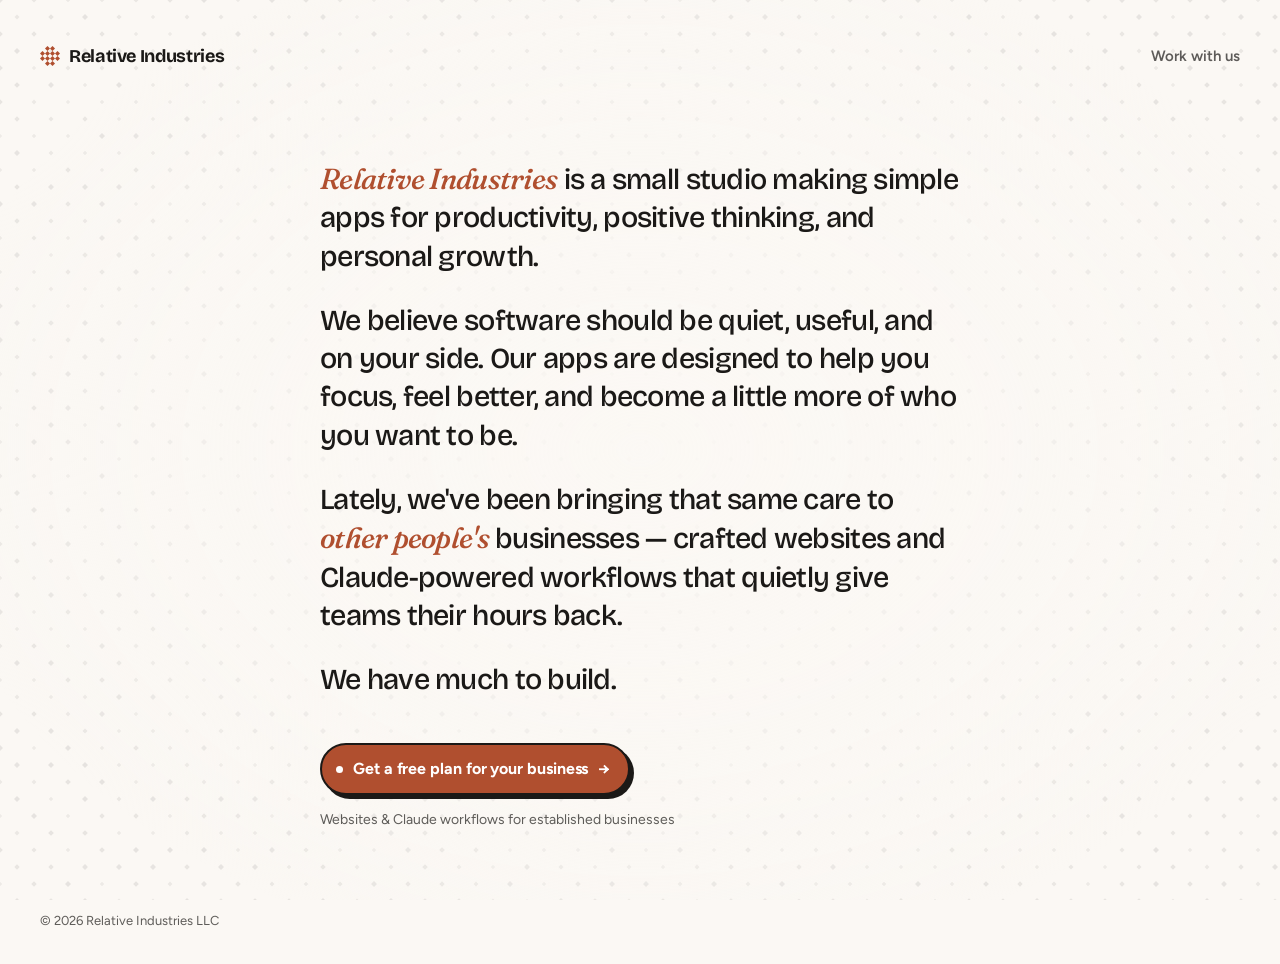
<file: index.html>
<!DOCTYPE html>
<html lang="en">
<head>
    <meta charset="UTF-8">
    <meta name="viewport" content="width=device-width, initial-scale=1.0">
    <meta name="description" content="Relative Industries is a small, design-minded studio. We make simple apps, and help businesses get hours back with crafted websites and Claude-powered automation.">
    <meta name="theme-color" content="#FBF8F4">
    <meta name="keywords" content="Relative, Relative Industries, productivity apps, personal growth, positive thinking">
    <title>Relative Industries</title>
    <meta property="og:title" content="Relative Industries">
    <meta property="og:description" content="A small, design-minded studio run by Adam and Dom. Simple apps, crafted websites, and Claude-powered workflows that give teams their hours back.">
    <meta property="og:type" content="website">
    <meta property="og:url" content="https://relative.dev/">
    <meta property="og:site_name" content="Relative Industries">
    <link rel="icon" type="image/x-icon" href="images/favicon.ico?v=3">
    <link rel="icon" type="image/png" sizes="32x32" href="images/relativefavi.png?v=3">
    <link rel="icon" type="image/png" sizes="16x16" href="images/relativefavi.png?v=3">
    <link rel="shortcut icon" href="images/relativefavi.png?v=3">
    <link rel="apple-touch-icon" href="images/relativefavi.png?v=3">
    <link rel="preconnect" href="https://fonts.googleapis.com">
    <link rel="preconnect" href="https://fonts.gstatic.com" crossorigin>
    <link href="https://fonts.googleapis.com/css2?family=Bricolage+Grotesque:opsz,wght@12..96,500..800&family=Figtree:wght@400..700&family=Fraunces:ital,opsz,wght@1,9..144,500&display=swap" rel="stylesheet">
    <style>
        *, *::before, *::after { box-sizing: border-box; }

        :root { --ease: cubic-bezier(0.22, 1, 0.36, 1); --accent: #2F5BFF; --clay: #B04F2F; }

        ::selection { background: rgba(43, 75, 255, 0.16); }

        html, body {
            margin: 0;
            padding: 0;
            background: #FBF8F4;
            color: #1B1917;
            font-family: 'Figtree', -apple-system, BlinkMacSystemFont, 'Segoe UI', sans-serif;
            font-size: 16px;
            line-height: 1.6;
            -webkit-font-smoothing: antialiased;
            -moz-osx-font-smoothing: grayscale;
        }

        body {
            min-height: 100vh;
            display: flex;
            flex-direction: column;
            padding: 32px 40px;
        }

        header {
            display: flex;
            align-items: center;
            justify-content: space-between;
        }

        .wordmark {
            display: inline-flex;
            align-items: center;
            gap: 9px;
            font-family: 'Bricolage Grotesque', sans-serif;
            font-size: 18px;
            font-weight: 700;
            letter-spacing: -0.02em;
            color: #1B1917;
            cursor: default;
        }

        .logo {
            width: 20px;
            height: 20px;
            display: block;
            overflow: visible;
            animation: logoIn 700ms var(--ease) both;
        }
        .logo .tile { fill: var(--clay); }

        @keyframes logoIn {
            from { opacity: 0; transform: translateY(2px) scale(0.86); }
            to   { opacity: 1; transform: none; }
        }

        /* signature microinteraction: tiles ripple in a left-to-right sweep on hover */
        @keyframes tileWave {
            0%   { opacity: 1; }
            38%  { opacity: 0.1; }
            100% { opacity: 1; }
        }
        .wordmark:hover .logo .tile { animation: tileWave 900ms var(--ease) both; }
        .wordmark:hover .logo .tile:nth-child(1),
        .wordmark:hover .logo .tile:nth-child(2)  { animation-delay: 0ms; }
        .wordmark:hover .logo .tile:nth-child(3),
        .wordmark:hover .logo .tile:nth-child(4),
        .wordmark:hover .logo .tile:nth-child(5),
        .wordmark:hover .logo .tile:nth-child(6)  { animation-delay: 90ms; }
        .wordmark:hover .logo .tile:nth-child(7),
        .wordmark:hover .logo .tile:nth-child(8),
        .wordmark:hover .logo .tile:nth-child(9),
        .wordmark:hover .logo .tile:nth-child(10) { animation-delay: 180ms; }
        .wordmark:hover .logo .tile:nth-child(11),
        .wordmark:hover .logo .tile:nth-child(12) { animation-delay: 270ms; }

        nav a {
            color: #1B1917;
            font-weight: 600 !important;
            text-decoration: none;
            font-size: 15px;
            font-weight: 400;
            opacity: 0.7;
            background-image: linear-gradient(currentColor, currentColor);
            background-size: 0% 1px;
            background-position: 0 100%;
            background-repeat: no-repeat;
            transition: opacity 150ms ease, background-size 280ms var(--ease);
            display: inline-block;
            padding: 12px 0;
            background-position: 0 calc(100% - 10px);
        }

        nav a:hover { opacity: 1; background-size: 100% 1px; }

        header, main, footer { position: relative; z-index: 1; }

        /* diamond field: the logo's tiles, tiled across the page, lit by the cursor */
        .field {
            position: fixed;
            inset: 0;
            z-index: 0;
            width: 100%;
            height: 100%;
            pointer-events: none;
            opacity: 0;
            transition: opacity 1400ms ease;
        }
        .field.ready { opacity: 1; }

        /* soft paper vignette so text always sits on calm ground */
        .veil {
            position: fixed;
            inset: 0;
            z-index: 0;
            pointer-events: none;
            background: radial-gradient(ellipse 720px 520px at 50% 50%, rgba(251,248,244,0.94), rgba(251,248,244,0.55) 60%, rgba(251,248,244,0) 100%);
        }

        /* cursor-following ambient glow */
        .glow {
            position: fixed;
            inset: 0;
            z-index: 0;
            pointer-events: none;
            opacity: 0;
            transition: opacity 800ms ease;
            background: radial-gradient(380px circle at var(--gx, 50%) var(--gy, 50%), rgba(176, 79, 47, 0.08), transparent 62%);
        }
        body.pointer-active .glow { opacity: 1; }

        main {
            flex: 1;
            display: flex;
            align-items: center;
            max-width: 640px;
            margin: 0 auto;
            width: 100%;
            padding: 80px 0;
        }

        .content p {
            font-family: 'Bricolage Grotesque', sans-serif;
            font-size: 29px;
            line-height: 1.32;
            margin: 0 0 0.9em;
            font-weight: 500;
            letter-spacing: -0.025em;
            text-wrap: pretty;
            opacity: 0;
            animation: fadeUp 850ms var(--ease) forwards;
        }
        .content p:nth-child(1) { animation-delay: 140ms; }
        .content p:nth-child(2) { animation-delay: 280ms; }
        .content p:nth-child(3) { animation-delay: 420ms; }
        .content p:nth-child(4) { animation-delay: 560ms; }

        @keyframes fadeUp {
            from { opacity: 0; transform: translateY(10px); filter: blur(6px); }
            to   { opacity: 1; transform: none; filter: blur(0); }
        }

        /* "now booking" invitation under the manifesto */
        .invite {
            display: flex;
            flex-wrap: wrap;
            align-items: center;
            gap: 14px;
            margin-top: 44px;
            opacity: 0;
            animation: fadeUp 850ms var(--ease) 640ms forwards;
        }
        .pill {
            display: inline-flex;
            align-items: center;
            gap: 10px;
            padding: 11px 18px 11px 14px;
            border-radius: 999px;
            background: var(--clay);
            color: #fff;
            border: 2px solid #1B1917;
            text-decoration: none;
            font-size: 16px;
            font-weight: 700;
            letter-spacing: -0.005em;
            box-shadow: 4px 4px 0 #1B1917;
            transition: transform 260ms var(--ease), box-shadow 260ms var(--ease);
        }
        .pill:hover { transform: translate(-2px, -2px); box-shadow: 6px 6px 0 #1B1917; }
        .pill:active { transform: translate(2px, 2px); box-shadow: 1px 1px 0 #1B1917; }
        .pill:focus-visible, nav a:focus-visible, footer a:focus-visible { outline: 3px solid var(--accent); outline-offset: 3px; border-radius: 999px; }
        .pill .dot {
            width: 7px; height: 7px; border-radius: 50%;
            background: #fff;
            box-shadow: 0 0 0 0 rgba(255,255,255,0.6);
            animation: pulse 2.4s infinite;
        }
        .pill .arr { transition: transform 260ms var(--ease); }
        .pill:hover .arr { transform: translateX(3px); }
        @keyframes pulse {
            0%   { box-shadow: 0 0 0 0 rgba(255,255,255,0.55); }
            70%  { box-shadow: 0 0 0 7px rgba(255,255,255,0); }
            100% { box-shadow: 0 0 0 0 rgba(255,255,255,0); }
        }
        .content .pill, .content .pill:hover { color: #fff; text-decoration: none; opacity: 1; }
        .invite small { font-size: 14px; color: rgba(27, 25, 23, 0.70); }

        .content em {
            font-family: 'Fraunces', Georgia, serif;
            font-style: italic;
            font-weight: 500;
            color: var(--clay);
        }

        .content p:last-of-type { margin-bottom: 0; }

        .content a {
            color: #1A1A1A;
            text-decoration: underline;
            text-decoration-thickness: 1px;
            text-underline-offset: 3px;
        }

        .content a:hover { opacity: 0.65; }

        footer {
            display: flex;
            justify-content: space-between;
            font-size: 13px;
            color: rgba(27, 25, 23, 0.70);
        }

        footer a {
            color: #1A1A1A;
            text-decoration: none;
            background-image: linear-gradient(currentColor, currentColor);
            background-size: 0% 1px;
            background-position: 0 100%;
            background-repeat: no-repeat;
            transition: background-size 280ms var(--ease);
        }

        footer a:hover { background-size: 100% 1px; }

        @media (prefers-reduced-motion: reduce) {
            .logo, .content p, .invite, .pill .dot, .wordmark:hover .logo .tile { animation: none !important; opacity: 1 !important; transform: none !important; filter: none !important; }
            .glow { display: none; }
        }

        @media (max-width: 640px) {
            body { padding: 20px; }
            main { padding: 48px 0; }
            .content p { font-size: 24px; }
            .invite { margin-top: 32px; }
        }
    </style>
</head>
<body>
    <canvas class="field" aria-hidden="true"></canvas>
    <div class="veil" aria-hidden="true"></div>
    <div class="glow" aria-hidden="true"></div>

    <header>
        <div class="wordmark">
            <svg class="logo" viewBox="0 0 256 256" width="20" height="20" role="img" aria-label="Relative Industries" focusable="false">
                <rect class="tile" width="45.2908" height="45.2908" transform="matrix(0.707187 -0.707026 0.707187 0.707026 0 96.0059)"/>
                <rect class="tile" width="45.2908" height="45.2908" transform="matrix(0.707187 -0.707026 0.707187 0.707026 0 159.992)"/>
                <rect class="tile" width="45.2908" height="45.2908" transform="matrix(0.707187 -0.707026 0.707187 0.707026 63.9805 32.0215)"/>
                <rect class="tile" width="45.2908" height="45.2908" transform="matrix(0.707187 -0.707026 0.707187 0.707026 63.9805 96.0059)"/>
                <rect class="tile" width="45.2908" height="45.2908" transform="matrix(0.707187 -0.707026 0.707187 0.707026 63.9805 159.992)"/>
                <rect class="tile" width="45.2908" height="45.2908" transform="matrix(0.707187 -0.707026 0.707187 0.707026 63.9805 223.977)"/>
                <rect class="tile" width="45.2908" height="45.2908" transform="matrix(0.707187 -0.707026 0.707187 0.707026 127.961 32.0215)"/>
                <rect class="tile" width="45.2908" height="45.2908" transform="matrix(0.707187 -0.707026 0.707187 0.707026 127.961 96.0059)"/>
                <rect class="tile" width="45.2908" height="45.2908" transform="matrix(0.707187 -0.707026 0.707187 0.707026 127.961 159.992)"/>
                <rect class="tile" width="45.2908" height="45.2908" transform="matrix(0.707187 -0.707026 0.707187 0.707026 127.961 223.977)"/>
                <rect class="tile" width="45.2908" height="45.2908" transform="matrix(0.707187 -0.707026 0.707187 0.707026 191.942 96.0059)"/>
                <rect class="tile" width="45.2908" height="45.2908" transform="matrix(0.707187 -0.707026 0.707187 0.707026 191.942 159.992)"/>
            </svg>
            Relative Industries
        </div>
        <nav><a href="/hire">Work with us</a></nav>
    </header>

    <main>
        <div class="content">
            <p><em>Relative Industries</em> is a small studio making simple apps for productivity, positive thinking, and personal growth.</p>
            <p>We believe software should be quiet, useful, and on your side. Our apps are designed to help you focus, feel better, and become a little more of who you want to be.</p>
            <p>Lately, we've been bringing that same care to <em>other people's</em> businesses — crafted websites and Claude-powered workflows that quietly give teams their hours back.</p>
            <p>We have much to build.</p>
            <div class="invite">
                <a class="pill" href="/hire"><span class="dot" aria-hidden="true"></span>Get a free plan for your business <span class="arr">→</span></a>
                <small>Websites &amp; Claude workflows for established businesses</small>
            </div>
        </div>
    </main>

    <footer>
        <span>&copy; 2026 Relative Industries LLC</span>
    </footer>

    <script>
        // diamond field — a lattice of the logo's tiles that breathes slowly
        // and lifts toward the cursor (or drifts on its own on touch screens)
        (function () {
            var canvas = document.querySelector('.field');
            if (!canvas || !canvas.getContext) return;
            var ctx = canvas.getContext('2d');
            var reduce = window.matchMedia('(prefers-reduced-motion: reduce)').matches;
            var fine = window.matchMedia('(pointer: fine)').matches;
            var GAP = 34, dpr = 1, w = 0, h = 0, tiles = [];
            var px = -9999, py = -9999, tx = -9999, ty = -9999, t0 = performance.now();
            var hues = [[176, 79, 47], [47, 91, 255], [176, 79, 47]];

            function build() {
                dpr = Math.min(window.devicePixelRatio || 1, 2);
                w = window.innerWidth; h = window.innerHeight;
                canvas.width = w * dpr; canvas.height = h * dpr;
                ctx.setTransform(dpr, 0, 0, dpr, 0, 0);
                tiles = [];
                for (var y = -GAP, row = 0; y < h + GAP; y += GAP / 2, row++) {
                    for (var x = (row % 2 ? GAP / 2 : 0) - GAP; x < w + GAP; x += GAP) {
                        tiles.push({ x: x, y: y, s: Math.random() * Math.PI * 2 });
                    }
                }
            }

            function frame(now) {
                var t = (now - t0) / 1000;
                if (!fine && !reduce) { // gentle autonomous drift for touch screens
                    tx = w * (0.5 + 0.32 * Math.sin(t * 0.21));
                    ty = h * (0.5 + 0.28 * Math.cos(t * 0.17));
                }
                px += (tx - px) * 0.09; py += (ty - py) * 0.09;
                ctx.clearRect(0, 0, w, h);
                var R = Math.max(220, Math.min(w, h) * 0.32);
                for (var i = 0; i < tiles.length; i++) {
                    var d = tiles[i], dx = d.x - px, dy = d.y - py;
                    var near = Math.max(0, 1 - Math.sqrt(dx * dx + dy * dy) / R);
                    near = near * near * (3 - 2 * near);
                    var breathe = reduce ? 0.5 : 0.5 + 0.5 * Math.sin(t * 0.6 + d.s + d.x * 0.004);
                    var size = 2.2 + breathe * 0.8 + near * 6.5;
                    var c = hues[Math.floor(((d.x + d.y) / (w + h)) * 3) % 3] || hues[1];
                    var a = 0.06 + breathe * 0.03 + near * 0.32;
                    ctx.fillStyle = near > 0.02
                        ? 'rgba(' + c[0] + ',' + c[1] + ',' + c[2] + ',' + a.toFixed(3) + ')'
                        : 'rgba(26,26,26,' + a.toFixed(3) + ')';
                    ctx.beginPath();
                    ctx.moveTo(d.x, d.y - size);
                    ctx.lineTo(d.x + size, d.y);
                    ctx.lineTo(d.x, d.y + size);
                    ctx.lineTo(d.x - size, d.y);
                    ctx.closePath();
                    ctx.fill();
                }
                if (!reduce) requestAnimationFrame(frame);
            }

            build();
            window.addEventListener('resize', build);
            window.addEventListener('pointermove', function (e) { tx = e.clientX; ty = e.clientY; });
            document.addEventListener('mouseleave', function () { tx = ty = -9999; });
            requestAnimationFrame(function (n) { canvas.classList.add('ready'); frame(n); });
        })();

        (function () {
            if (window.matchMedia('(prefers-reduced-motion: reduce)').matches) return;
            if (!window.matchMedia('(pointer: fine)').matches) return;
            var glow = document.querySelector('.glow');
            if (!glow) return;
            var x = 0, y = 0, raf = null;
            window.addEventListener('pointermove', function (e) {
                x = e.clientX; y = e.clientY;
                document.body.classList.add('pointer-active');
                if (raf) return;
                raf = requestAnimationFrame(function () {
                    raf = null;
                    glow.style.setProperty('--gx', x + 'px');
                    glow.style.setProperty('--gy', y + 'px');
                });
            });
            document.addEventListener('mouseleave', function () {
                document.body.classList.remove('pointer-active');
            });
        })();
    </script>
</body>
</html>
</file>
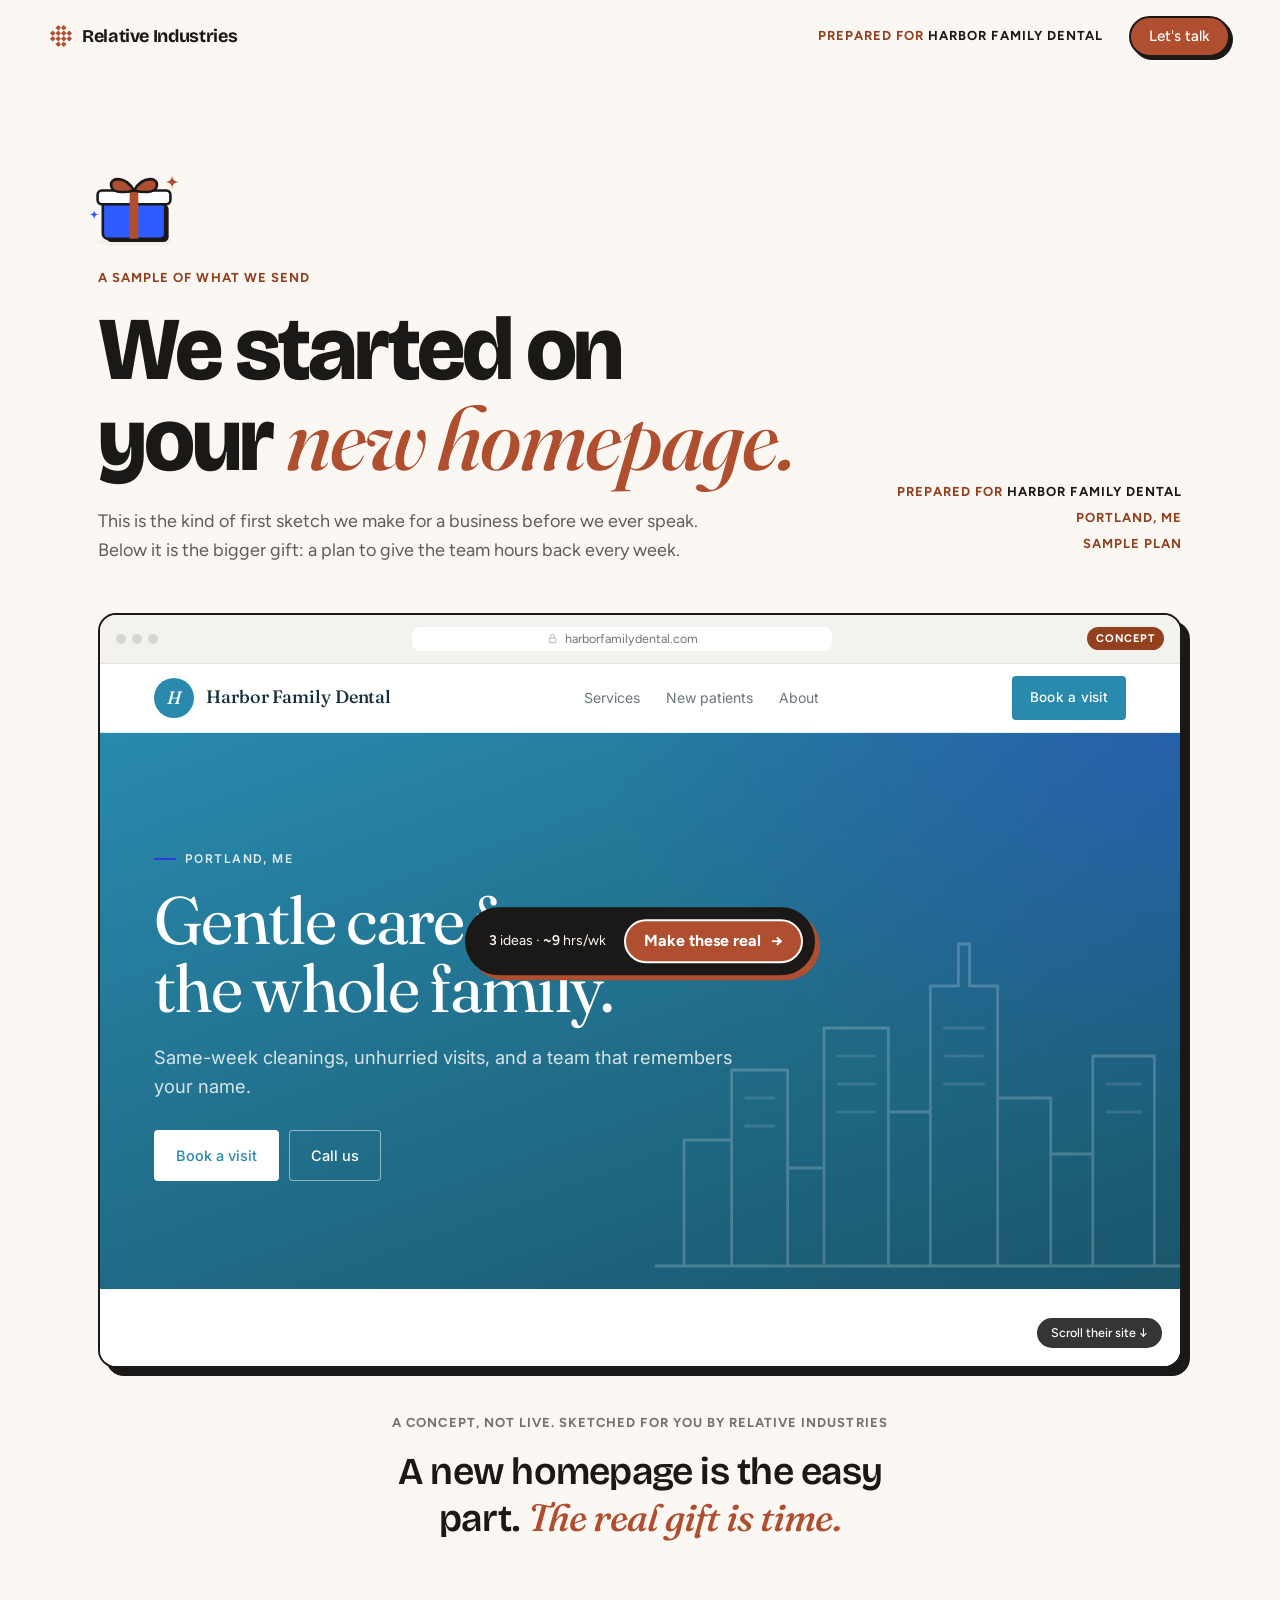
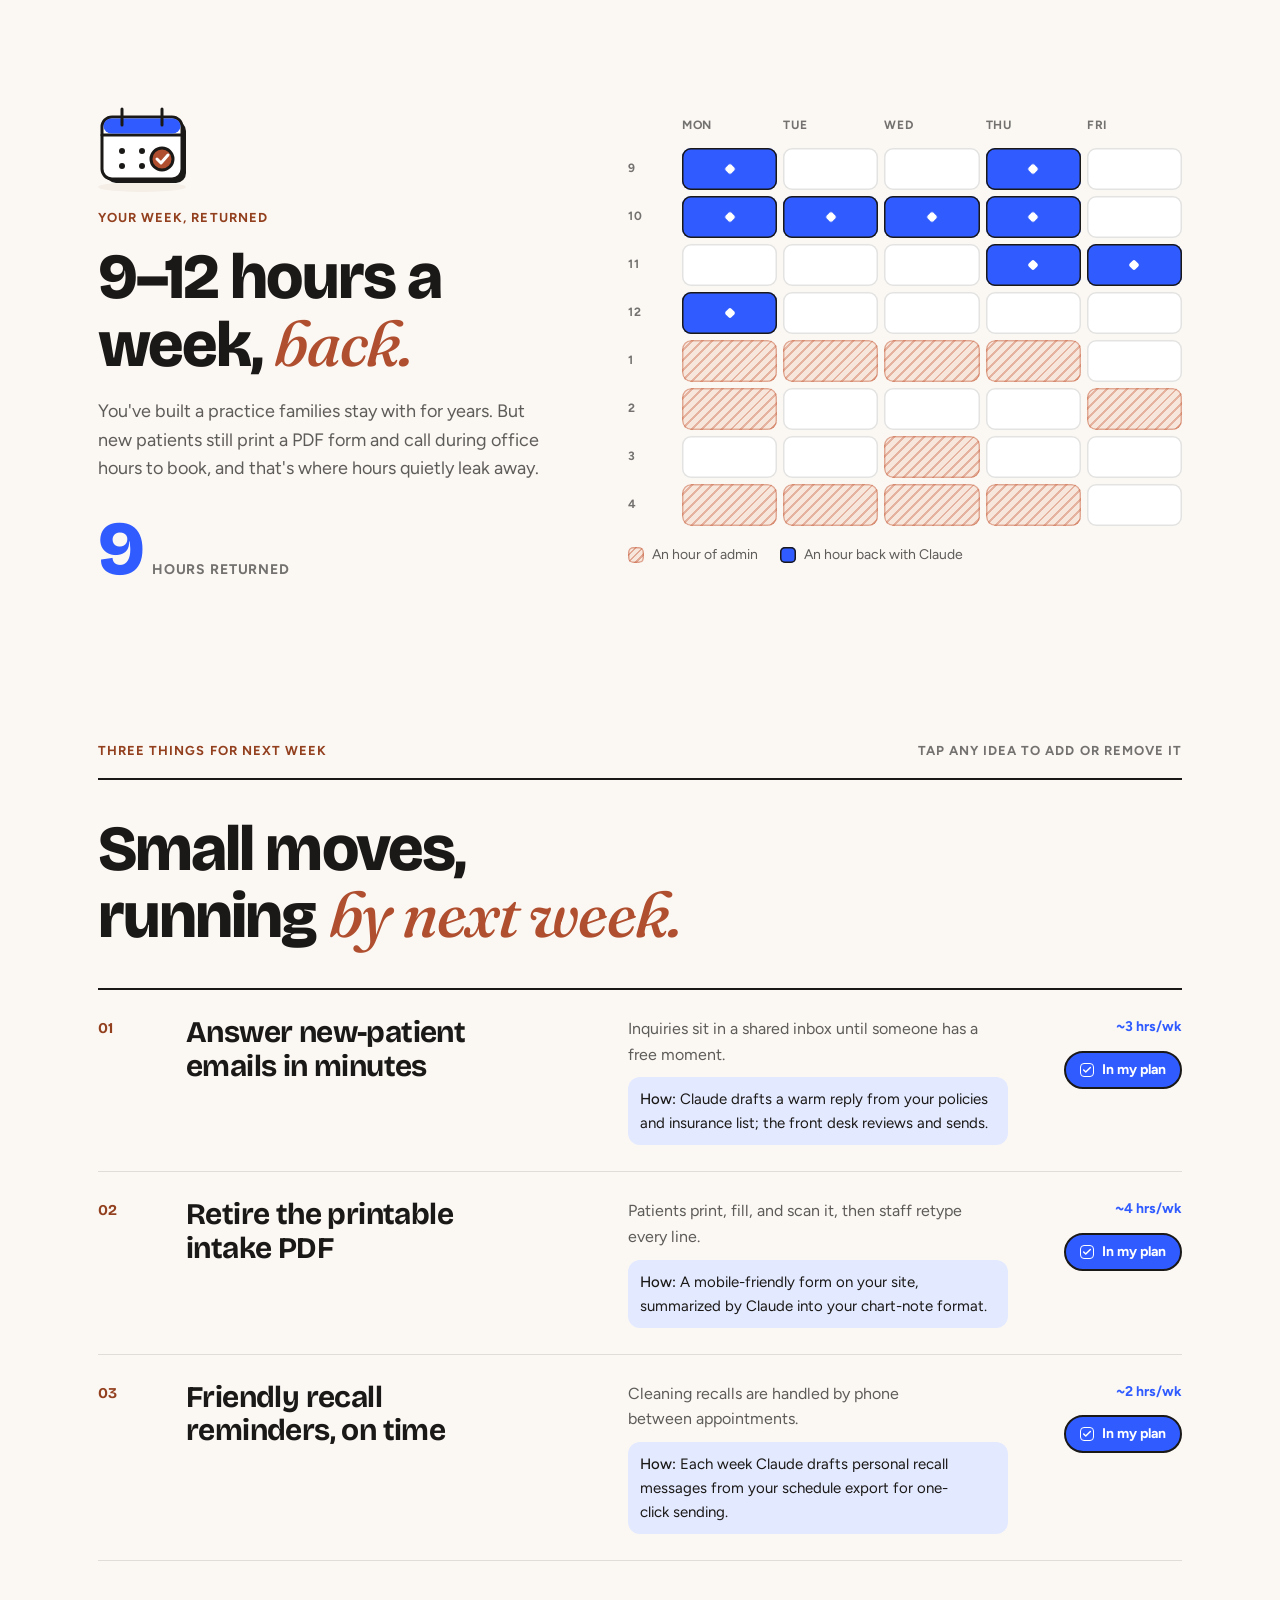
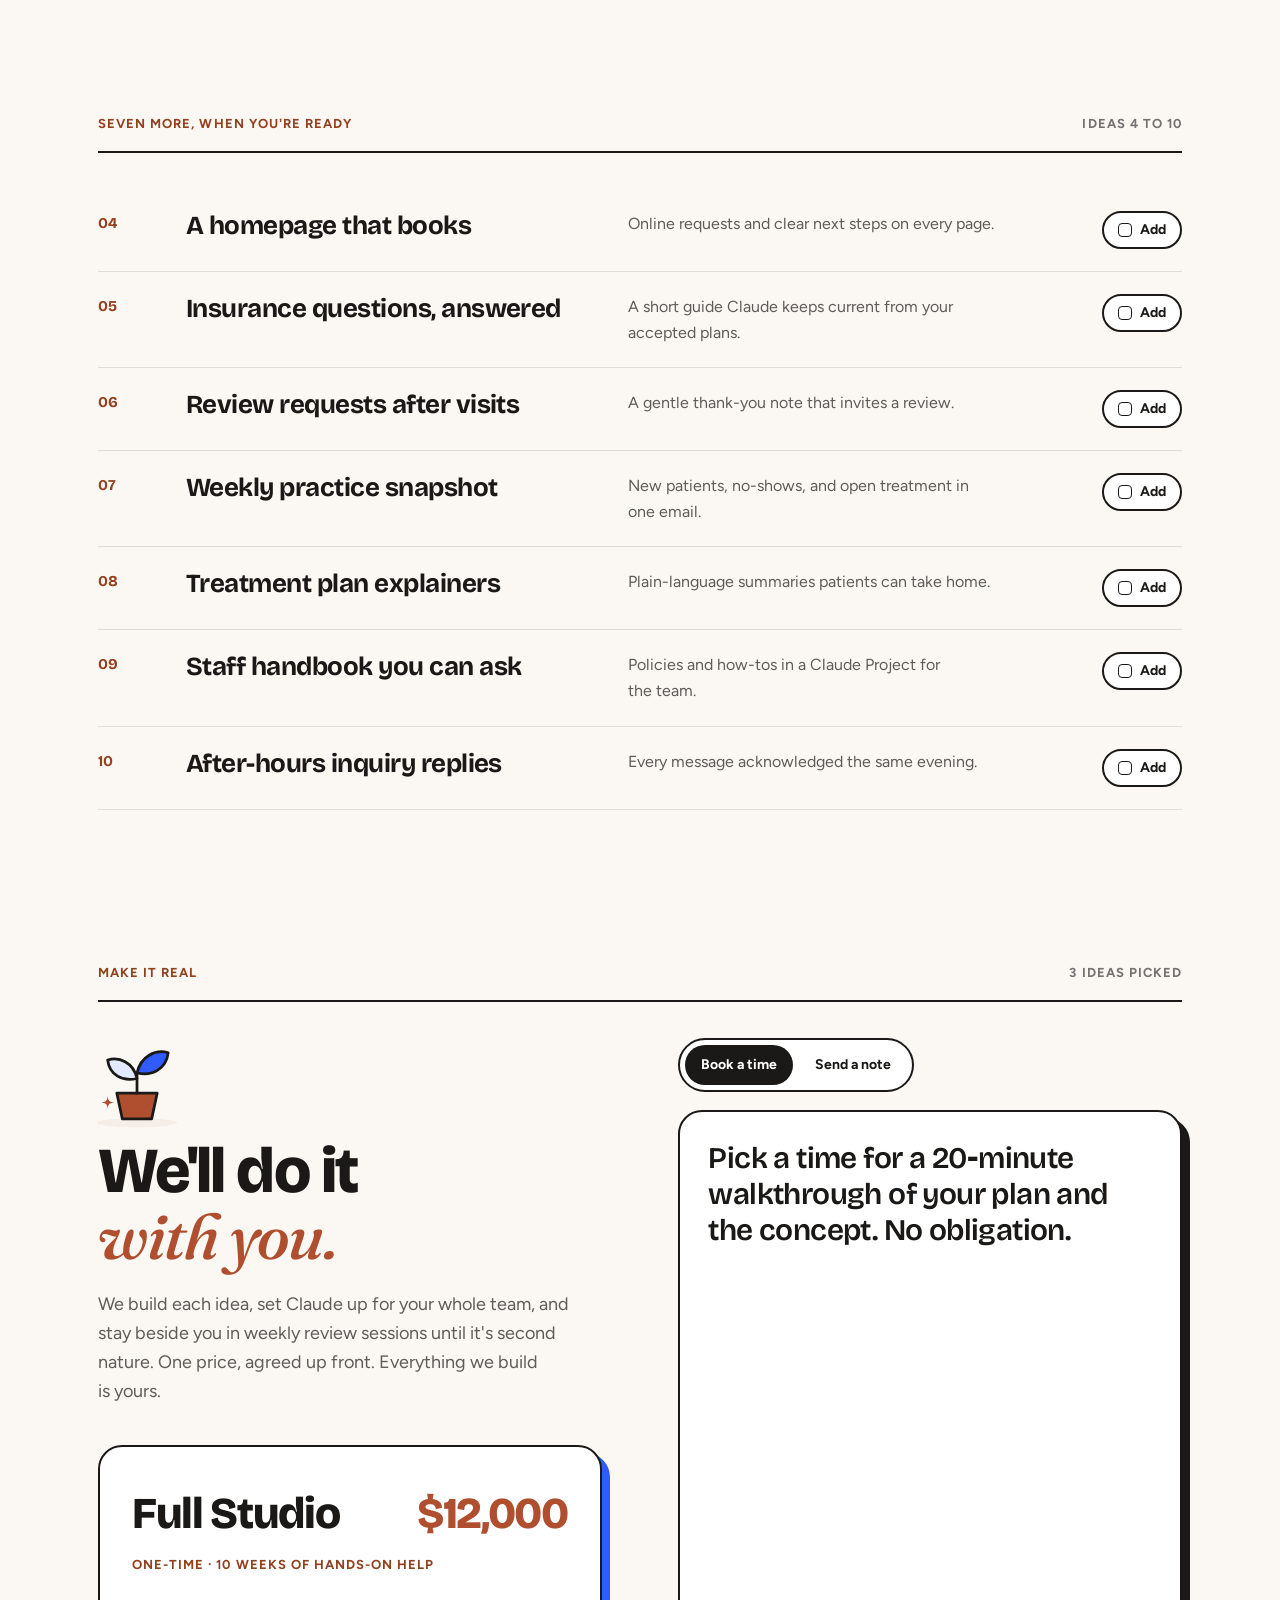
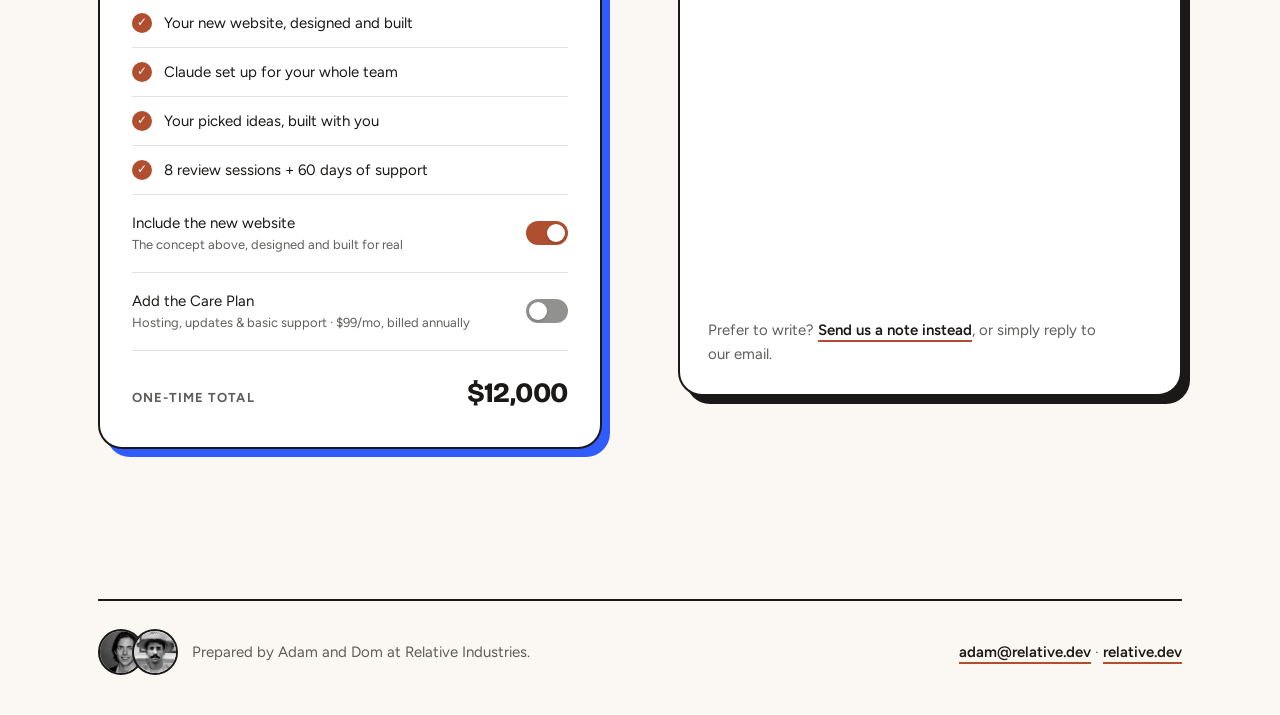
<file: for/index.html>
<!DOCTYPE html>
<html lang="en">
<head>
    <meta charset="UTF-8">
    <meta name="viewport" content="width=device-width, initial-scale=1.0">
    <meta name="robots" content="noindex, nofollow">
    <meta name="theme-color" content="#FBF8F4">
    <title>A plan, made for you — Relative Industries</title>
    <meta name="description" content="A free concept and Time-Back Plan from Relative Industries.">
    <meta property="og:title" content="A plan, made for you — Relative Industries">
    <meta property="og:description" content="A first sketch of your new homepage, and ten ways to give your team hours back each week. Prepared by Adam and Dom at Relative Industries.">
    <meta property="og:type" content="website">
    <meta property="og:site_name" content="Relative Industries">
    <link rel="icon" type="image/x-icon" href="/images/favicon.ico?v=3">
    <link rel="icon" type="image/png" sizes="32x32" href="/images/relativefavi.png?v=3">
    <link rel="apple-touch-icon" href="/images/relativefavi.png?v=3">
    <link rel="preconnect" href="https://fonts.googleapis.com">
    <link rel="preconnect" href="https://fonts.gstatic.com" crossorigin>
    <link href="https://fonts.googleapis.com/css2?family=Bricolage+Grotesque:opsz,wght@12..96,500..800&family=Figtree:ital,wght@0,400..800;1,400&family=Fraunces:ital,opsz,wght@0,9..144,400..500;1,9..144,500&family=Inter:wght@400;500;600&display=swap" rel="stylesheet">
    <link rel="stylesheet" href="/assets/relative.css?v=5">
    <link rel="stylesheet" href="/assets/concept.css?v=2">
    <style>
        /* ---------- opening ---------- */
        .open { padding: clamp(40px, 7vw, 96px) 0 clamp(32px, 4vw, 48px); display: grid; grid-template-columns: 1fr auto; gap: 24px 48px; align-items: end; }
        .open h1 { font-family: var(--display); font-weight: 800; font-size: clamp(44px, 7vw, 96px); line-height: 0.98; letter-spacing: -0.035em; margin: 16px 0 0; }
        .open .gift { width: 104px; margin-bottom: 14px; }
        
        .open .body { margin-top: 22px; }
        .open aside { text-align: right; padding-bottom: 8px; max-width: 320px; }
        .open aside .mono { display: block; line-height: 2; }

        /* ---------- the concept (their site, reimagined) ---------- */
        .concept-wrap { position: relative; }
        .frame {
            position: relative;
            border-radius: 18px;
            overflow: hidden;
            background: #fff;
            border: 2px solid var(--ink); box-shadow: 8px 8px 0 var(--ink);
        }
        .chrome {
            display: flex; align-items: center; gap: 14px;
            padding: 12px 16px;
            background: #F3F2EF;
            border-bottom: 1px solid rgba(0,0,0,0.06);
        }
        .chrome .dots { display: flex; gap: 6px; }
        .chrome .dots i { width: 10px; height: 10px; border-radius: 50%; background: rgba(0,0,0,0.12); }
        .chrome .url {
            flex: 1; max-width: 420px; margin: 0 auto;
            display: flex; align-items: center; justify-content: center; gap: 7px;
            padding: 6px 12px; border-radius: 8px; background: #fff;
            font: 400 12.5px/1 var(--sans); color: rgba(0,0,0,0.55);
        }
        .chrome .url svg { opacity: 0.45; }
        .chrome .tag { font: 700 11px/1 var(--sans); letter-spacing: 0.08em; text-transform: uppercase; color: var(--white); background: var(--clay-deep); padding: 6px 9px; border-radius: 999px; }

        .concept-cap {
            position: relative; z-index: 2;
            margin-top: 40px;
            text-align: center;
            padding: 0 var(--gutter);
        }
        .concept-cap .lead { max-width: 18em; margin: 14px auto 0; }
        .ask form { background: var(--white); border: 2px solid var(--ink); border-radius: var(--r); padding: clamp(22px, 3vw, 34px); box-shadow: 8px 8px 0 var(--ink); }
        .week-block .illus { width: 120px; margin-bottom: 8px; }

        /* ---------- plan ---------- */
        .week-block { display: grid; grid-template-columns: 0.9fr 1.1fr; gap: clamp(32px, 6vw, 96px); align-items: center; }
        .pick-row { grid-template-columns: 64px 1.1fr 1fr 150px; cursor: pointer; align-items: start; }
        .pick-row .t { display: grid; justify-items: end; gap: 12px; }
        .toggle {
            display: inline-flex; align-items: center; gap: 8px;
            font: 700 14px/1 var(--sans);
            padding: 10px 14px; border-radius: 999px;
            border: 2px solid var(--ink); background: var(--white); color: var(--ink);
            cursor: pointer; transition: background 200ms ease, color 200ms ease, border-color 200ms ease, transform 160ms var(--ease);
        }
        .pick-row:hover .toggle { background: var(--sand); }
        .pick-row.on:hover .toggle { background: #2149E6; }
        .toggle:active { transform: translateY(1px); }
        .pick-row:hover h3 { color: var(--clay-deep); }
        .row h3 { transition: color 200ms ease; }
        .toggle .box { width: 14px; height: 14px; border-radius: 4px; border: 1px solid currentColor; display: grid; place-items: center; }
        .toggle .box svg { opacity: 0; transition: opacity 160ms ease; }
        .pick-row.on .toggle { background: var(--blue); border-color: var(--ink); color: var(--white); }
        .pick-row.on .toggle .box svg { opacity: 1; }
        .row .how { margin-top: 10px; font-size: 15px; color: var(--ink); background: var(--blue-wash); border-radius: 12px; padding: 10px 12px; }
        .row .how b { font-weight: 500; }
        .more-rows .row { padding: 22px 0; }
        .more-rows .row h3 { font-size: clamp(21px, 2.2vw, 26px); }

        /* ---------- selection tray ---------- */
        .tray {
            position: fixed; left: 50%; bottom: 20px; z-index: 40;
            transform: translate(-50%, 140%);
            display: flex; align-items: center; gap: 18px;
            padding: 10px 10px 10px 22px;
            border-radius: 999px;
            background: var(--ink); color: var(--paper);
            border: 2px solid var(--ink); box-shadow: 5px 5px 0 var(--clay);
            transition: transform 600ms var(--ease);
            max-width: calc(100% - 24px);
        }
        .tray.show { transform: translate(-50%, 0); }
        .tray .sum { font-size: 14px; white-space: nowrap; }
        .tray .sum b { font-weight: 600; }
        .tray .btn { background: var(--clay); color: var(--white); border-color: var(--white); padding: 12px 18px; box-shadow: none; }
        .tray .btn:hover { background: var(--clay-deep); }
        .tray .btn:active { transform: translateY(1px); }

        /* ---------- make it real ---------- */
        .real { display: grid; grid-template-columns: 1fr 1fr; gap: clamp(32px, 6vw, 96px); align-items: start; }
        .offer { background: var(--white); border: 2px solid var(--ink); border-radius: var(--r); padding: clamp(22px, 3vw, 32px); box-shadow: 8px 8px 0 var(--blue); }
        .offer .name { display: flex; justify-content: space-between; align-items: baseline; gap: 12px; }
        .offer .name h3 { font-family: var(--display); font-weight: 800; font-size: clamp(30px, 3.6vw, 44px); letter-spacing: -0.03em; margin: 0; }
        .offer .price { font-family: var(--display); font-weight: 800; font-size: clamp(30px, 3.6vw, 44px); letter-spacing: -0.03em; color: var(--clay); }
        .offer ul { list-style: none; margin: 22px 0 0; padding: 0; }
        .offer li { display: flex; gap: 12px; padding: 12px 0; border-bottom: 1px solid var(--hair); font-size: 15px; }
        .offer li::before { content: "✓"; flex: none; width: 20px; height: 20px; margin-top: 2px; border-radius: 50%; background: var(--clay); color: #fff; font-size: 12px; font-weight: 800; display: grid; place-items: center; }
        .switch { display: flex; align-items: center; justify-content: space-between; gap: 16px; padding: 16px 0; border-bottom: 1px solid var(--hair); cursor: pointer; }
        .switch span { font-size: 15px; }
        .switch small { display: block; color: var(--ink-2); font-size: 13px; }
        .switch input { position: absolute; opacity: 0; pointer-events: none; }
        .switch .knob { flex: none; width: 42px; height: 24px; border-radius: 999px; background: var(--hair-2); position: relative; transition: background 200ms ease; }
        .switch:hover .knob { background: var(--ink-3); }
        .switch:hover:has(input:checked) .knob { background: var(--clay-deep); }
        .switch .knob::after { content: ""; position: absolute; top: 3px; left: 3px; width: 18px; height: 18px; border-radius: 50%; background: #fff; transition: transform 300ms var(--ease); box-shadow: 0 1px 3px rgba(0,0,0,0.2); }
        .switch:has(input:checked) .knob { background: var(--clay); }
        .switch:has(input:checked) .knob::after { transform: translateX(18px); }
        .total { display: flex; justify-content: space-between; align-items: baseline; padding: 20px 0 0; }
        .total .mono { color: var(--ink-2); }
        .total b { font-family: var(--display); font-weight: 800; font-size: 28px; letter-spacing: -0.02em; }

        .ask form { display: grid; gap: 22px; }
        .ask-tabs { display: inline-flex; gap: 6px; padding: 5px; margin-bottom: 18px; border: 2px solid var(--ink); border-radius: 999px; background: var(--white); }
        .ask-tabs button { font: 700 14px/1 var(--sans); padding: 11px 16px; border: 0; border-radius: 999px; background: transparent; color: var(--ink); cursor: pointer; min-height: 40px; transition: background 200ms ease, color 200ms ease; }
        .ask-tabs button:hover { background: var(--sand); }
        .ask-tabs button[aria-selected="true"] { background: var(--ink); color: var(--white); }
        .book { background: var(--white); border: 2px solid var(--ink); border-radius: var(--r); padding: clamp(18px, 2.4vw, 28px); box-shadow: 8px 8px 0 var(--ink); }
        .book .lead { font-size: clamp(22px, 2.4vw, 30px); margin: 0 0 16px; }
        #calEmbed { width: 100%; min-height: 640px; overflow: auto; border-radius: 14px; }
        .book .small { margin: 14px 0 0; }
        [hidden] { display: none !important; }
        .ask .grid2 { display: grid; grid-template-columns: 1fr 1fr; gap: 22px; }
        .ask .btn { justify-self: start; }
        .done { display: none; }
        .done.on { display: block; animation: fadein 800ms var(--ease) both; }
        @keyframes fadein { from { opacity: 0; transform: translateY(10px); } }

        @media (max-width: 900px) {
            .open { grid-template-columns: 1fr; }
            .open aside { text-align: left; }
            .week-block, .real { grid-template-columns: 1fr; }
        }
        @media (max-width: 760px) {
            .pick-row { grid-template-columns: 36px 1fr; }
            .pick-row > div { grid-column: 2; }
            .pick-row .t { justify-items: start; grid-auto-flow: column; align-items: center; gap: 14px; }
            .chrome .tag { display: none; }
            .ask .grid2 { grid-template-columns: 1fr; }
            .tray { left: 12px; right: 12px; transform: translateY(140%); justify-content: space-between; padding-left: 18px; }
            .tray.show { transform: none; }
            .concept-cap { margin-top: 28px; }
            .concept-cap .lead { font-size: 24px; }
            .frame, .ask form, .book { box-shadow: 6px 6px 0 var(--ink); }
            .offer { box-shadow: 6px 6px 0 var(--blue); }
            .tray { box-shadow: 4px 4px 0 var(--clay); }
            .toggle, .tray .btn { min-height: 44px; }
        }
    </style>
</head>
<body>
    <div class="nav-wrap">
        <nav class="nav" aria-label="Primary">
            <a class="wordmark" href="/hire">
                <svg viewBox="0 0 256 256" aria-hidden="true"><rect class="tile" width="45.29" height="45.29" transform="matrix(0.707 -0.707 0.707 0.707 0 96)"/><rect class="tile" width="45.29" height="45.29" transform="matrix(0.707 -0.707 0.707 0.707 0 160)"/><rect class="tile" width="45.29" height="45.29" transform="matrix(0.707 -0.707 0.707 0.707 64 32)"/><rect class="tile" width="45.29" height="45.29" transform="matrix(0.707 -0.707 0.707 0.707 64 96)"/><rect class="tile" width="45.29" height="45.29" transform="matrix(0.707 -0.707 0.707 0.707 64 160)"/><rect class="tile" width="45.29" height="45.29" transform="matrix(0.707 -0.707 0.707 0.707 64 224)"/><rect class="tile" width="45.29" height="45.29" transform="matrix(0.707 -0.707 0.707 0.707 128 32)"/><rect class="tile" width="45.29" height="45.29" transform="matrix(0.707 -0.707 0.707 0.707 128 96)"/><rect class="tile" width="45.29" height="45.29" transform="matrix(0.707 -0.707 0.707 0.707 128 160)"/><rect class="tile" width="45.29" height="45.29" transform="matrix(0.707 -0.707 0.707 0.707 128 224)"/><rect class="tile" width="45.29" height="45.29" transform="matrix(0.707 -0.707 0.707 0.707 192 96)"/><rect class="tile" width="45.29" height="45.29" transform="matrix(0.707 -0.707 0.707 0.707 192 160)"/></svg>
                Relative Industries
            </a>
            <div class="nav-links">
                <span class="mono hide-sm" id="navFor">Prepared for you</span>
                <a class="btn btn-ink btn-sm" href="#real">Let's talk</a>
            </div>
        </nav>
    </div>

    <main class="shell">
        <!-- OPENING -->
        <section class="open">
            <div>
                <img class="illus flush gift bob" src="/assets/illus/gift.svg" alt="" width="120" height="100">
                <span class="mono" id="kicker">Prepared for you, before we've spoken</span>
                <h1><span class="rise"><span>We started on</span></span><span class="rise"><span>your <em>new homepage.</em></span></span></h1>
                <p class="body" id="openBody">We were impressed by what you've built, so we sketched a fresh homepage for you. Below it is the more valuable part: a plan to give your team hours back every week. It's yours to keep, whatever you decide.</p>
            </div>
            <aside>
                <span class="mono">Prepared for <b id="forName">you</b></span>
                <span class="mono" id="forPlace"></span>
                <span class="mono" id="forDate"></span>
            </aside>
        </section>

        <!-- CONCEPT -->
        <section class="concept-wrap rv" aria-label="Homepage concept">
            <div class="frame">
                <div class="chrome" aria-hidden="true">
                    <span class="dots"><i></i><i></i><i></i></span>
                    <span class="url"><svg width="11" height="11" viewBox="0 0 24 24" fill="none" stroke="currentColor" stroke-width="2.4"><rect x="5" y="11" width="14" height="10" rx="2"/><path d="M8 11V7a4 4 0 0 1 8 0v4"/></svg><span id="sDomain">yourbusiness.com</span></span>
                    <span class="tag">Concept</span>
                </div>
                <div class="site" id="site"></div>
                <span class="cw-hint" id="cwHint">Scroll their site ↓</span>
            </div>
            <div class="concept-cap">
                <span class="mono quiet">A concept, not live. Sketched for you by Relative Industries</span>
                <p class="lead">A new homepage is the easy part. <em>The real gift is time.</em></p>
            </div>
        </section>

        <!-- WEEK -->
        <section class="section">
            <div class="week-block">
                <div class="rv">
                    <img class="illus flush" src="/assets/illus/calendar.svg" alt="" width="120" height="100">
                    <span class="mono">Your week, returned</span>
                    <h2 class="h2" style="margin-top:14px;"><span id="estHours">10–15</span> hours a week, <em>back.</em></h2>
                    <p class="body" style="margin-top:20px;" id="intro"></p>
                    <div class="week-count" style="margin-top:28px;"><span id="wkCount">0</span><small>hours returned</small></div>
                </div>
                <div class="rv">
                    <div class="week" id="week"></div>
                    <div class="week-legend"><span><i class="k-admin"></i>An hour of admin</span><span><i class="k-back"></i>An hour back with Claude</span></div>
                </div>
            </div>
        </section>

        <!-- TOP 3 -->
        <section class="section" id="plan">
            <div class="label-row rv"><span class="mono">Three things for next week</span><span class="mono quiet">Tap any idea to add or remove it</span></div>
            <h2 class="h2 rv" style="max-width:12em;margin-bottom:40px;">Small moves, running <em>by next week.</em></h2>
            <div class="rows" id="top3"></div>
        </section>

        <!-- MORE -->
        <section class="section">
            <div class="label-row rv"><span class="mono">Seven more, when you're ready</span><span class="mono quiet">Ideas 4 to 10</span></div>
            <div class="rows more-rows" id="more7"></div>
        </section>

        <!-- MAKE IT REAL -->
        <section class="section" id="real">
            <div class="label-row rv"><span class="mono">Make it real</span><span class="mono quiet" id="pickCount">3 ideas picked</span></div>
            <div class="real">
                <div class="rv">
                    <img class="illus flush" src="/assets/illus/stay.svg" alt="" width="120" height="100" style="width:110px;margin-bottom:8px;">
                    <h2 class="h2">We'll do it <em>with you.</em></h2>
                    <p class="body" style="margin-top:20px;">We build each idea, set Claude up for your whole team, and stay beside you in weekly review sessions until it's second nature. One price, agreed up front. Everything we build is yours.</p>
                    <div class="offer" style="margin-top:40px;">
                        <div class="name"><h3 id="pkgName">Full Studio</h3><span class="price" id="pkgPrice">$12,000</span></div>
                        <span class="mono" id="pkgMeta">One-time · 10 weeks of hands-on help</span>
                        <ul id="pkgList"></ul>
                        <label class="switch"><span>Include the new website<small>The concept above, designed and built for real</small></span><input type="checkbox" id="optSite" checked><span class="knob"></span></label>
                        <label class="switch"><span>Add the Care Plan<small>Hosting, updates &amp; basic support · $99/mo, billed annually</small></span><input type="checkbox" id="optCare"><span class="knob"></span></label>
                        <div class="total"><span class="mono">One-time total</span><b id="total">$12,000</b></div>
                    </div>
                </div>

                <div class="ask rv">
                    <div class="ask-tabs" role="tablist" aria-label="How would you like to talk?">
                        <button type="button" role="tab" id="tabBook" aria-selected="true" aria-controls="book">Book a time</button>
                        <button type="button" role="tab" id="tabNote" aria-selected="false" aria-controls="askForm">Send a note</button>
                    </div>
                    <div class="book" id="book" role="tabpanel" aria-labelledby="tabBook">
                        <p class="lead">Pick a time for a 20&#8209;minute walkthrough of your plan and the concept. No obligation.</p>
                        <div id="calEmbed"></div>
                        <p class="small">Prefer to write? <a class="textlink" href="#real" id="toNote">Send us a note instead</a>, or simply reply to our email.</p>
                    </div>
                    <form id="askForm" novalidate role="tabpanel" aria-labelledby="tabNote" hidden>
                        <p class="lead" style="font-size:clamp(22px,2.4vw,30px);">Like what you see? Tell us where to reach you, and we'll arrange a 20&#8209;minute call at a time that suits you. No obligation.</p>
                        <div class="grid2">
                            <div class="field"><label for="aName">Your name</label><input class="input" id="aName" name="name" autocomplete="name" required placeholder="Jane Smith"></div>
                            <div class="field"><label for="aEmail">Email</label><input class="input" id="aEmail" name="email" type="email" autocomplete="email" required placeholder="jane@business.com"></div>
                        </div>
                        <div class="field">
                            <span class="lbl">Best time for a call</span>
                            <div class="chips">
                                <label class="chip"><input type="radio" name="when" value="Mornings" checked>Mornings</label>
                                <label class="chip"><input type="radio" name="when" value="Afternoons">Afternoons</label>
                                <label class="chip"><input type="radio" name="when" value="Just email me">Just email me</label>
                            </div>
                        </div>
                        <div class="field"><label for="aNote">Anything else? (optional)</label><textarea class="textarea" id="aNote" name="note" placeholder="Questions, timing, or what you'd tweak in the concept"></textarea></div>
                        <div class="hp" aria-hidden="true"><input type="text" name="company_url" tabindex="-1" autocomplete="off"></div>
                        <button class="btn btn-ink" type="submit" id="aBtn">Let's talk <span class="arr">→</span></button>
                        <p class="small" style="margin:0;">Or <a class="textlink" href="#real" id="toBook">book a time directly</a>, or simply reply to our email. Either way, a real person answers.</p>
                    </form>
                    <div class="done" id="done" role="status" aria-live="polite">
                        <p class="lead">Thank you, <span id="doneName">thank you</span>.</p>
                        <p class="body" style="margin-top:14px;" id="doneText">We'll be in touch today with a few times that suit you. In the meantime, the plan above is yours to keep.</p>
                    </div>
                </div>
            </div>
        </section>

        <footer class="foot">
            <div class="people">
                <span class="faces"><img src="/images/adam.jpg" alt="Adam" width="40" height="40"><img src="/images/dom.jpg" alt="Dom" width="40" height="40"></span>
                <span class="small">Prepared by Adam and Dom at Relative Industries.</span>
            </div>
            <span class="small"><a class="textlink" href="mailto:adam@relative.dev">adam@relative.dev</a> · <a class="textlink" href="/hire">relative.dev</a></span>
        </footer>
    </main>

    <div class="tray" id="tray" aria-live="polite">
        <span class="sum"><b id="trayN">3</b> ideas · <b id="trayH">~9</b> hrs/wk</span>
        <a class="btn" href="#real">Make these real <span class="arr">→</span></a>
    </div>

    <script src="/assets/relative.js?v=5"></script>
    <script src="/assets/concept.js?v=2"></script>
    <script>
        // A sample plan, shown when the page is opened without a personal link.
        var SAMPLE = {
            b: 'Harbor Family Dental', c: 'Portland', s: 'ME', n: 'sample', sample: true,
            i: "You've built a practice families stay with for years. But new patients still print a PDF form and call during office hours to book, and that's where hours quietly leak away.",
            e: '9–12',
            t: [
                ['Answer new-patient emails in minutes', 'Inquiries sit in a shared inbox until someone has a free moment.', 'Claude drafts a warm reply from your policies and insurance list; the front desk reviews and sends.', '~3 hrs/wk'],
                ['Retire the printable intake PDF', 'Patients print, fill, and scan it, then staff retype every line.', 'A mobile-friendly form on your site, summarized by Claude into your chart-note format.', '~4 hrs/wk'],
                ['Friendly recall reminders, on time', 'Cleaning recalls are handled by phone between appointments.', 'Each week Claude drafts personal recall messages from your schedule export for one-click sending.', '~2 hrs/wk']
            ],
            m: [
                ['A homepage that books', 'Online requests and clear next steps on every page.'],
                ['Insurance questions, answered', 'A short guide Claude keeps current from your accepted plans.'],
                ['Review requests after visits', 'A gentle thank-you note that invites a review.'],
                ['Weekly practice snapshot', 'New patients, no-shows, and open treatment in one email.'],
                ['Treatment plan explainers', 'Plain-language summaries patients can take home.'],
                ['Staff handbook you can ask', 'Policies and how-tos in a Claude Project for the team.'],
                ['After-hours inquiry replies', 'Every message acknowledged the same evening.']
            ],
            w: {
                d: 'harborfamilydental.com', nv: ['Services', 'New patients', 'About'], tg: 'Gentle care for the whole family.',
                sb: 'Same-week cleanings, unhurried visits, and a team that remembers your name.', ct: 'Book a visit',
                wd: { t: 'Request an appointment', f: ['Your name', 'Preferred days', 'Reason for visit'], b: 'Request a time', n: 'We reply within the hour' },
                sv: [['Cleanings & exams', 'Thorough, gentle, and on your schedule.'], ['Family dentistry', 'Care for every age, all in one place.'], ['Cosmetic care', 'Whitening and bonding, explained simply.']],
                tr: '', h: 196, st: 'serif'
            }
        };

        var PKG = {
            full: { name: 'Full Studio', price: 12000, meta: 'One-time · 10 weeks of hands-on help', list: ['Your new website, designed and built', 'Claude set up for your whole team', 'Your picked ideas, built with you', '8 review sessions + 60 days of support'] },
            found: { name: 'Foundations', price: 9000, meta: 'One-time · 6 weeks of hands-on help', list: ['Claude set up for your whole team', 'Your picked ideas, built with you', 'Hands-on training for your team', '4 review sessions + 30 days of support'] }
        };

        var $ = function (id) { return document.getElementById(id); };
        var esc = function (s) { return String(s == null ? '' : s).replace(/[&<>"']/g, function (c) { return { '&': '&amp;', '<': '&lt;', '>': '&gt;', '"': '&quot;', "'": '&#39;' }[c]; }); };
        var hrs = function (s) { var m = /(\d+(?:\.\d+)?)/.exec(s || ''); return m ? parseFloat(m[1]) : 0; };
        var plan, picked = {};

        Relative.decodePlan(location.hash).then(function (p) { render(p || SAMPLE); });

        function render(p) {
            plan = p;
            var w = p.w || SAMPLE.w;
            document.title = (p.sample ? 'Sample plan' : 'Made for ' + p.b) + ' — Relative Industries';
            $('forName').textContent = p.b;
            $('navFor').innerHTML = 'Prepared for <b>' + esc(p.b) + '</b>';
            $('forPlace').textContent = [p.c, p.s].filter(Boolean).join(', ');
            $('forDate').textContent = p.sample ? 'Sample plan' : new Date(p.d || Date.now()).toLocaleDateString('en-US', { month: 'long', day: 'numeric', year: 'numeric' });
            if (p.sample) {
                $('kicker').textContent = 'A sample of what we send';
                $('openBody').textContent = "This is the kind of first sketch we make for a business before we ever speak. Below it is the bigger gift: a plan to give the team hours back every week.";
            }

            // the concept: their site, done right
            Concept.render($('site'), p, w);
            $('sDomain').textContent = w.d || 'yourbusiness.com';
            $('site').addEventListener('scroll', function () { if (this.scrollTop > 40) $('cwHint').classList.add('gone'); }, { passive: true });

            // the week
            $('estHours').textContent = p.e;
            $('intro').textContent = p.i;
            var hi = Math.round(hrs(String(p.e).split(/[–-]/).pop())) || 10;
            Relative.week($('week'), { admin: Math.min(30, Math.round(hi * 1.7)), back: hi, counter: $('wkCount'),
                tips: p.t.map(function (t) { return t[0]; }) });

            // the ideas
            $('top3').innerHTML = p.t.map(function (t, i) { return rowHtml(i, t[0], t[1], t[3], t[2]); }).join('');
            $('more7').innerHTML = p.m.map(function (m, i) { return rowHtml(i + 3, m[0], m[1], '', ''); }).join('');
            p.t.forEach(function (t, i) { picked[i] = true; });
            document.querySelectorAll('.pick-row').forEach(function (r) {
                r.addEventListener('click', function (e) { if (e.target.closest('a')) return; toggle(+r.dataset.i); });
            });
            sync();
            Relative.reveal();

            // let us know the plan was opened (once per visit)
            if (!p.sample) Relative.send({ type: 'view', business: p.b, niche: p.n || '' });
            maybeCal();
        }

        function rowHtml(i, title, why, hours, how) {
            var n = ('0' + (i + 1)).slice(-2);
            return '<article class="row pick-row rv" data-i="' + i + '">' +
                '<span class="n">' + n + '</span>' +
                '<h3>' + esc(title) + '</h3>' +
                '<div><p>' + esc(why) + '</p>' + (how ? '<p class="how"><b>How:</b> ' + esc(how) + '</p>' : '') + '</div>' +
                '<div class="t">' + (hours ? '<span>' + esc(hours) + '</span>' : '') +
                '<button type="button" class="toggle" aria-pressed="false"><span class="box"><svg width="10" height="10" viewBox="0 0 24 24" fill="none" stroke="currentColor" stroke-width="3.5" stroke-linecap="round" stroke-linejoin="round"><polyline points="20 6 9 17 4 12"/></svg></span><span class="tl">Add</span></button></div>' +
                '</article>';
        }

        function toggle(i) { picked[i] = !picked[i]; sync(); }

        function selected() {
            var all = plan.t.map(function (t) { return { title: t[0], hours: t[3] }; }).concat(plan.m.map(function (m) { return { title: m[0], hours: '' }; }));
            return all.filter(function (x, i) { return picked[i]; });
        }

        function sync() {
            document.querySelectorAll('.pick-row').forEach(function (r) {
                var on = !!picked[+r.dataset.i];
                r.classList.toggle('on', on);
                r.querySelector('.toggle').setAttribute('aria-pressed', on);
                r.querySelector('.tl').textContent = on ? 'In my plan' : 'Add';
            });
            var sel = selected();
            var h = sel.reduce(function (a, x) { return a + hrs(x.hours); }, 0) + (sel.length - sel.filter(function (x) { return x.hours; }).length) * 1;
            $('trayN').textContent = sel.length;
            $('trayH').textContent = '~' + Math.round(h);
            $('pickCount').textContent = sel.length + (sel.length === 1 ? ' idea picked' : ' ideas picked');
            price();
        }

        function price() {
            var p = $('optSite').checked ? PKG.full : PKG.found;
            $('pkgName').textContent = p.name;
            $('pkgPrice').textContent = '$' + p.price.toLocaleString('en-US');
            $('pkgMeta').textContent = p.meta;
            $('pkgList').innerHTML = p.list.map(function (x) { return '<li>' + esc(x) + '</li>'; }).join('');
            $('total').textContent = '$' + p.price.toLocaleString('en-US') + ($('optCare').checked ? ' + $1,188/yr' : '');
        }
        $('optSite').addEventListener('change', price);
        $('optCare').addEventListener('change', price);

        // tray appears once the ideas are on screen, and steps aside at the form
        (function () {
            var tray = $('tray');
            window.addEventListener('scroll', function () {
                var plan = $('plan').getBoundingClientRect(), real = $('real').getBoundingClientRect();
                tray.classList.toggle('show', plan.top < window.innerHeight * 0.6 && real.top > window.innerHeight * 0.7);
            }, { passive: true });
        })();

        // the ask: book straight into the calendar, or send a note
        function showTab(book) {
            $('tabBook').setAttribute('aria-selected', book); $('tabNote').setAttribute('aria-selected', !book);
            $('book').hidden = !book; $('askForm').hidden = book;
            if (book) loadCal();
        }
        $('tabBook').addEventListener('click', function () { showTab(true); });
        $('tabNote').addEventListener('click', function () { showTab(false); });
        $('toBook').addEventListener('click', function (e) { e.preventDefault(); showTab(true); });
        $('toNote').addEventListener('click', function (e) { e.preventDefault(); showTab(false); $('aName').focus(); });

        var calLoaded = false;
        function loadCal() {
            if (calLoaded || !plan) return;
            calLoaded = true;
            (function (C, A, L) { var p = function (a, ar) { a.q.push(ar); }; var d = C.document; C.Cal = C.Cal || function () { var cal = C.Cal; var ar = arguments; if (!cal.loaded) { cal.ns = {}; cal.q = cal.q || []; d.head.appendChild(d.createElement('script')).src = A; cal.loaded = true; } if (ar[0] === L) { var api = function () { p(api, arguments); }; var namespace = ar[1]; api.q = api.q || []; if (typeof namespace === 'string') { cal.ns[namespace] = cal.ns[namespace] || api; p(cal.ns[namespace], ar); p(cal, ['initNamespace', namespace]); } else p(cal, ar); return; } p(cal, ar); }; })(window, 'https://app.cal.com/embed/embed.js', 'init');
            Cal('init', '30min', { origin: 'https://app.cal.com' });
            Cal.config = Cal.config || {};
            Cal.config.forwardQueryParams = true;
            var pkg = $('optSite').checked ? 'Full Studio' : 'Foundations';
            var notes = plan.sample ? '' : 'Plan for ' + plan.b + ' · ' + pkg + ($('optCare').checked ? ' + Care Plan' : '') + '\nIdeas picked: ' + selected().map(function (x) { return x.title; }).join('; ');
            Cal.ns['30min']('inline', {
                elementOrSelector: '#calEmbed',
                config: { layout: 'month_view', useSlotsViewOnSmallScreen: 'true', theme: 'light', notes: notes },
                calLink: 'relative/20min'
            });
            Cal.ns['30min']('ui', { hideEventTypeDetails: false, layout: 'month_view', theme: 'light', cssVarsPerTheme: { light: { 'cal-brand': '#C65D3B' } }, styles: { branding: { brandColor: '#C65D3B' } } });
            Cal.ns['30min']('on', { action: 'bookingSuccessful', callback: function () {
                if (plan.sample) return;
                Relative.send({ type: 'plan_request', via: 'calendar', business: plan.b, when: 'Booked on calendar',
                    package: $('optSite').checked ? 'Full Studio' : 'Foundations', care_plan: $('optCare').checked,
                    picked: selected().map(function (x) { return x.title; }), niche: plan.n || '' });
            } });
        }
        // load the calendar as the section nears the screen (it's the default tab), once the plan is decoded
        function maybeCal() {
            if (calLoaded || !plan || $('book').hidden) return;
            if ($('real').getBoundingClientRect().top < window.innerHeight + 800) loadCal();
        }
        window.addEventListener('scroll', maybeCal, { passive: true });

        $('askForm').addEventListener('submit', function (e) {
            e.preventDefault();
            var f = e.target;
            f.querySelectorAll('.invalid').forEach(function (x) { x.classList.remove('invalid'); });
            if (!f.checkValidity()) { var bad = f.querySelector(':invalid'); bad.classList.add('invalid'); bad.focus(); return; }
            var d = new FormData(f);
            if (d.get('company_url')) return;
            var lead = {
                type: 'plan_request',
                name: d.get('name').trim(), email: d.get('email').trim(), business: plan.b,
                when: d.get('when'), message: (d.get('note') || '').trim(),
                package: $('optSite').checked ? 'Full Studio' : 'Foundations', care_plan: $('optCare').checked,
                picked: selected().map(function (x) { return x.title; }), niche: plan.n || ''
            };
            var btn = $('aBtn');
            btn.disabled = true;
            var finish = function () {
                $('doneName').textContent = lead.name.split(' ')[0];
                f.style.display = 'none';
                $('done').classList.add('on');
            };
            Relative.send(lead).then(function (ok) {
                if (ok) return finish();
                Relative.failed(btn, 'Let\'s talk — ' + lead.business,
                    'Hi Relative team,\n\nWe\'d like to talk about the plan for ' + lead.business + '.\n\nPackage: ' + lead.package + (lead.care_plan ? ' + Care Plan' : '') +
                    '\nIdeas we picked:\n- ' + lead.picked.join('\n- ') + '\n\nBest time: ' + lead.when + '\n\n' + lead.message + '\n\n' + lead.name);
            });
        });
    </script>
</body>
</html>
</file>
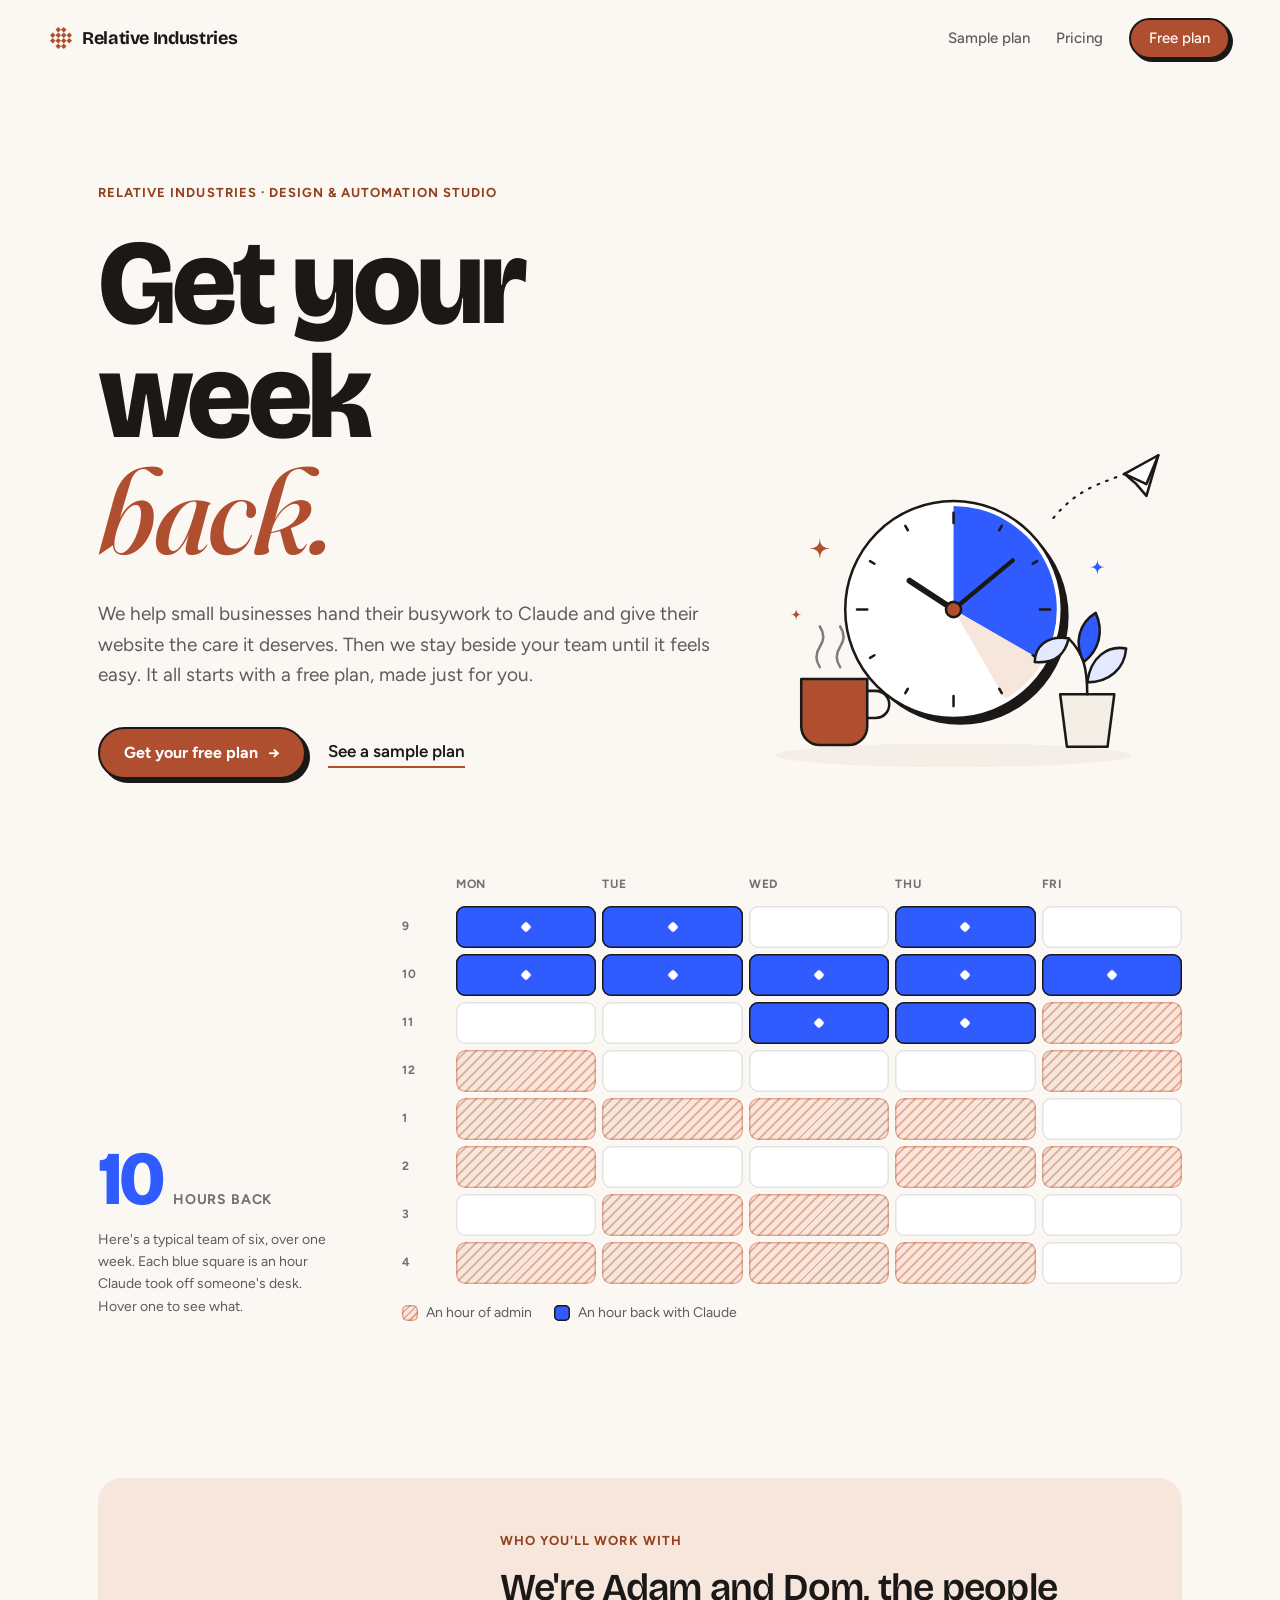
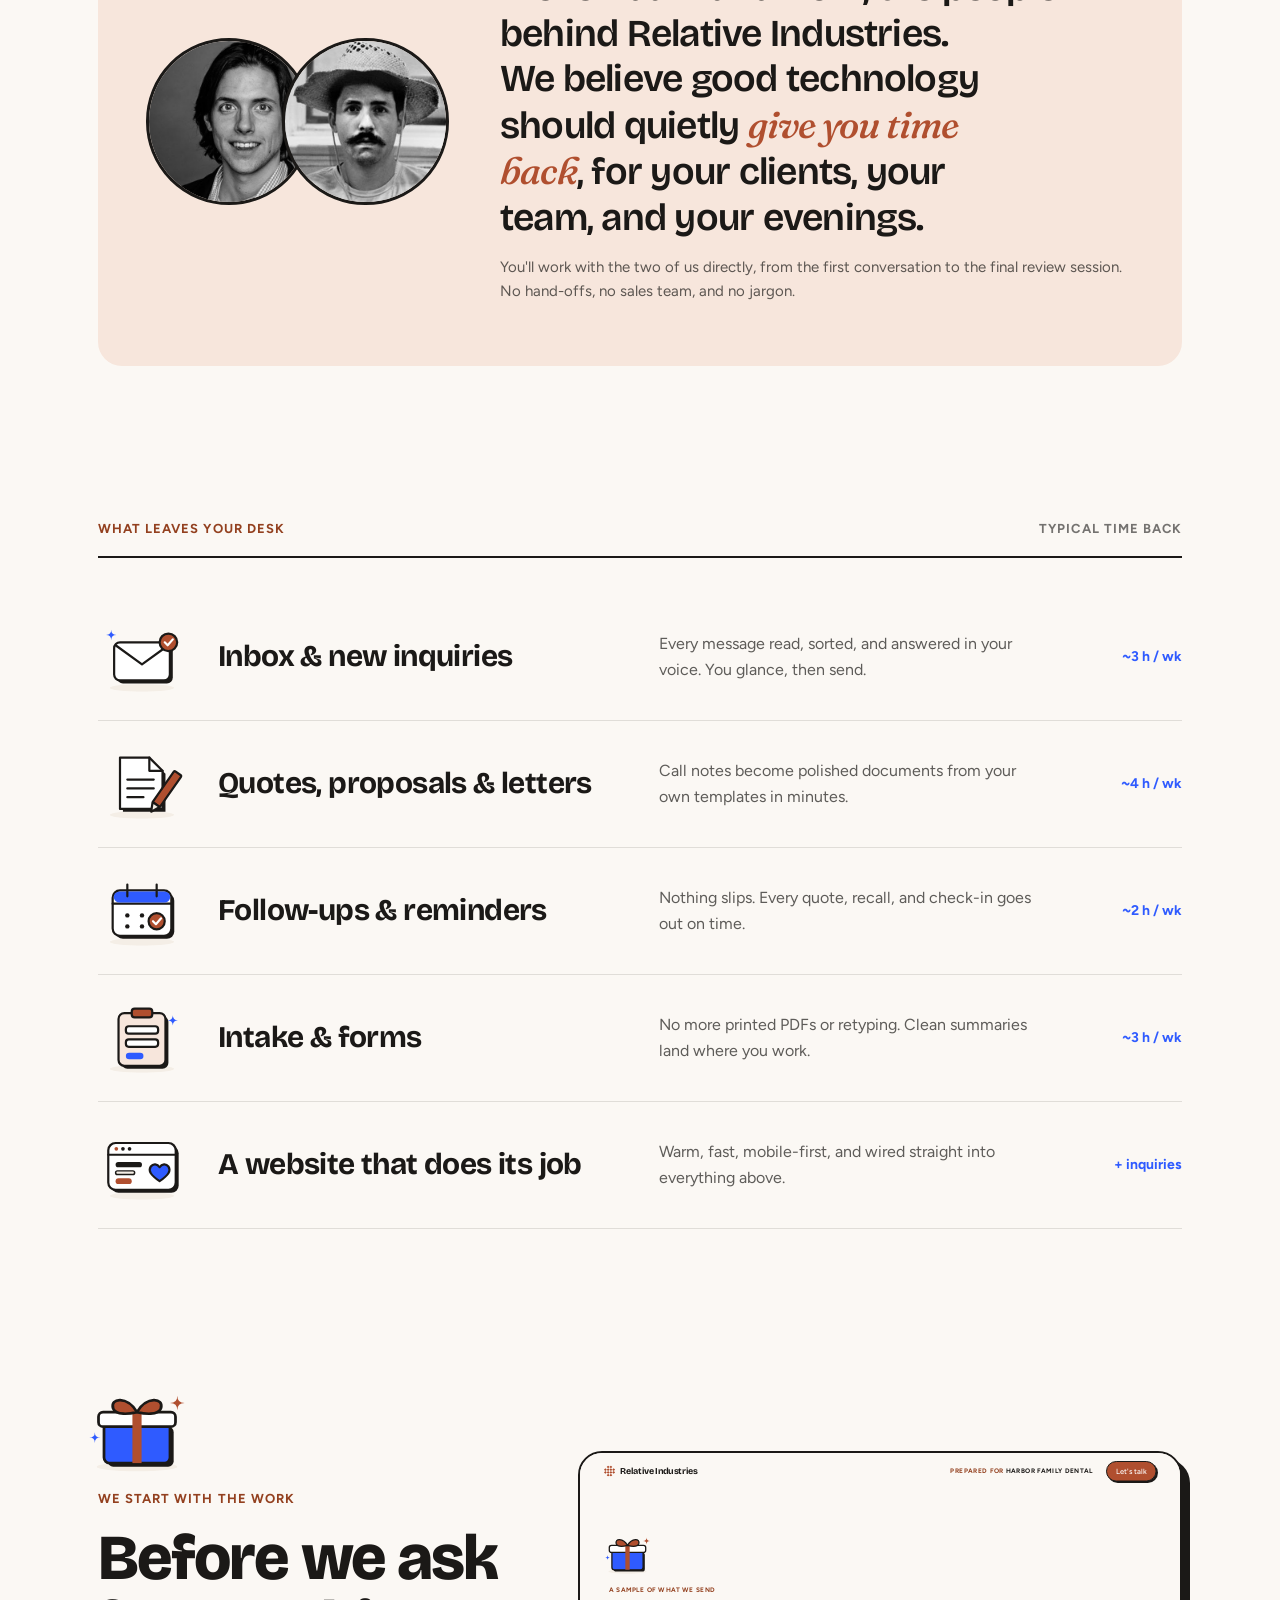
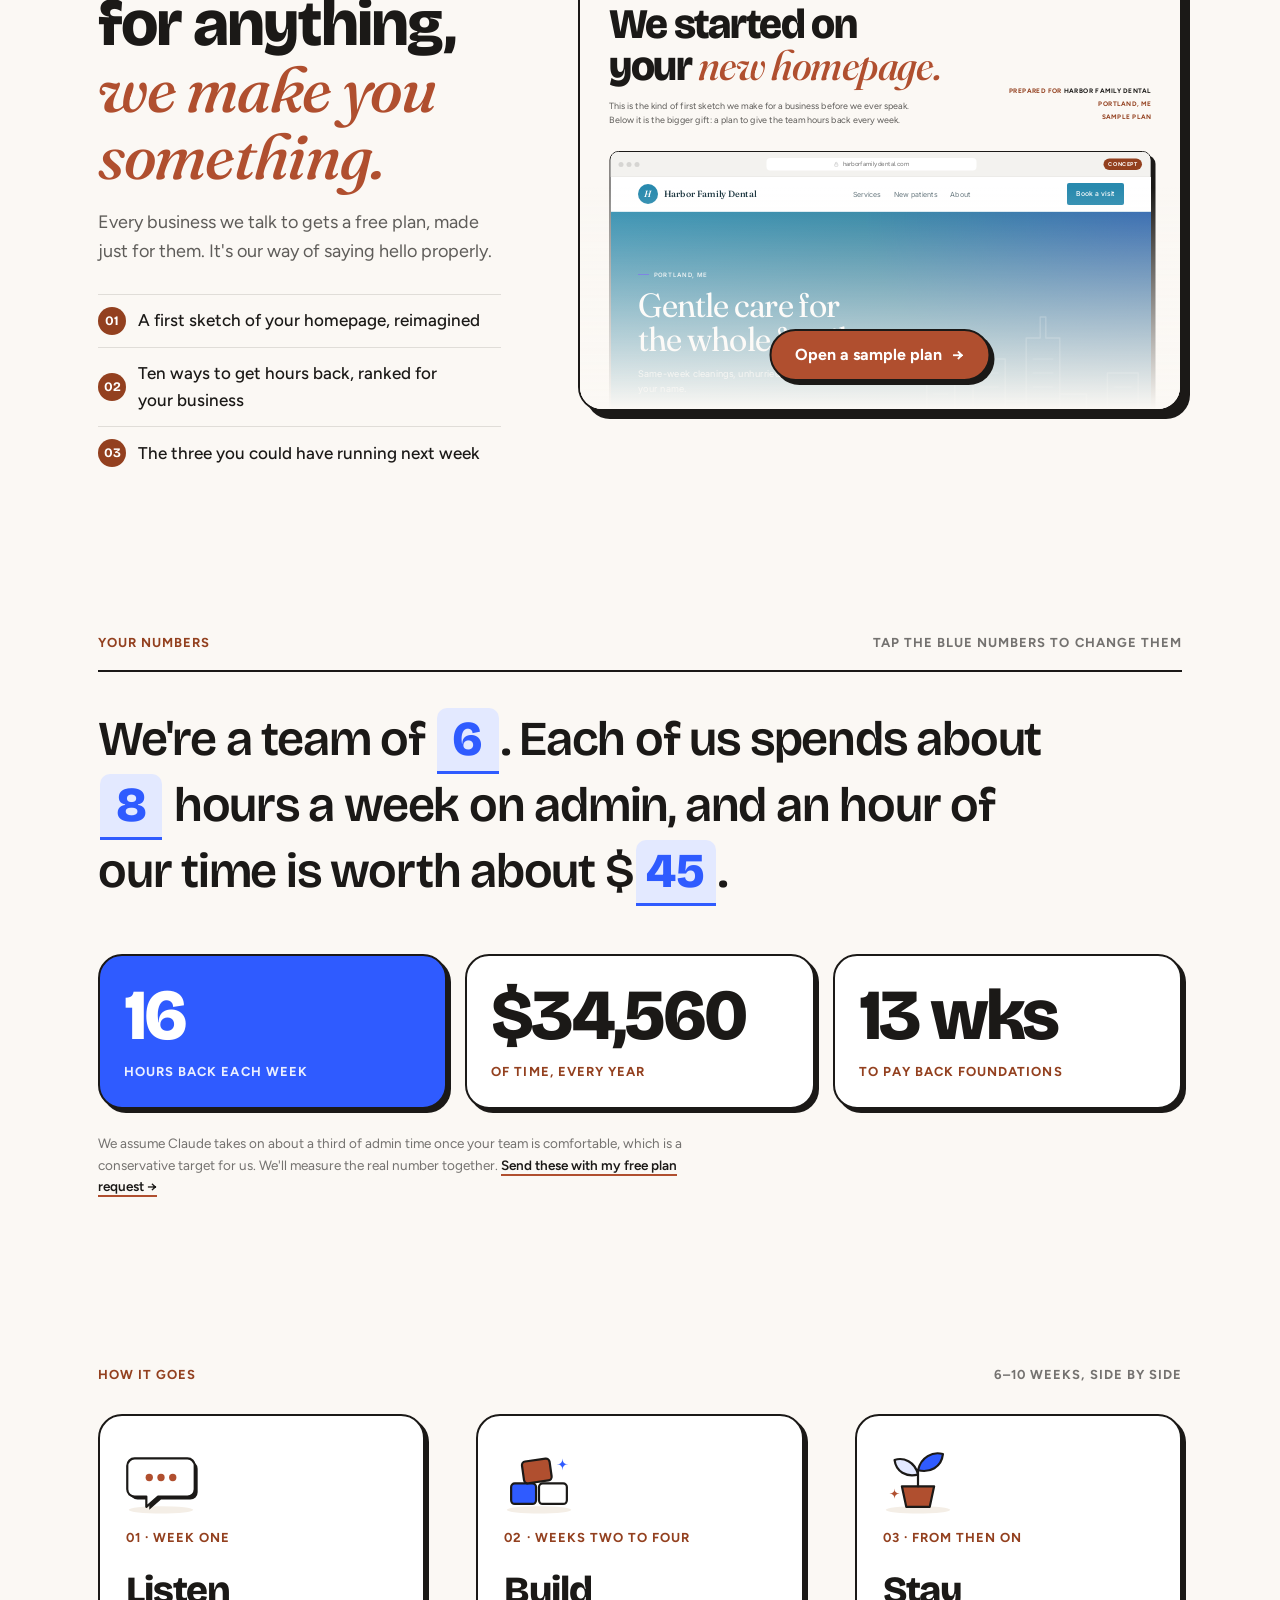
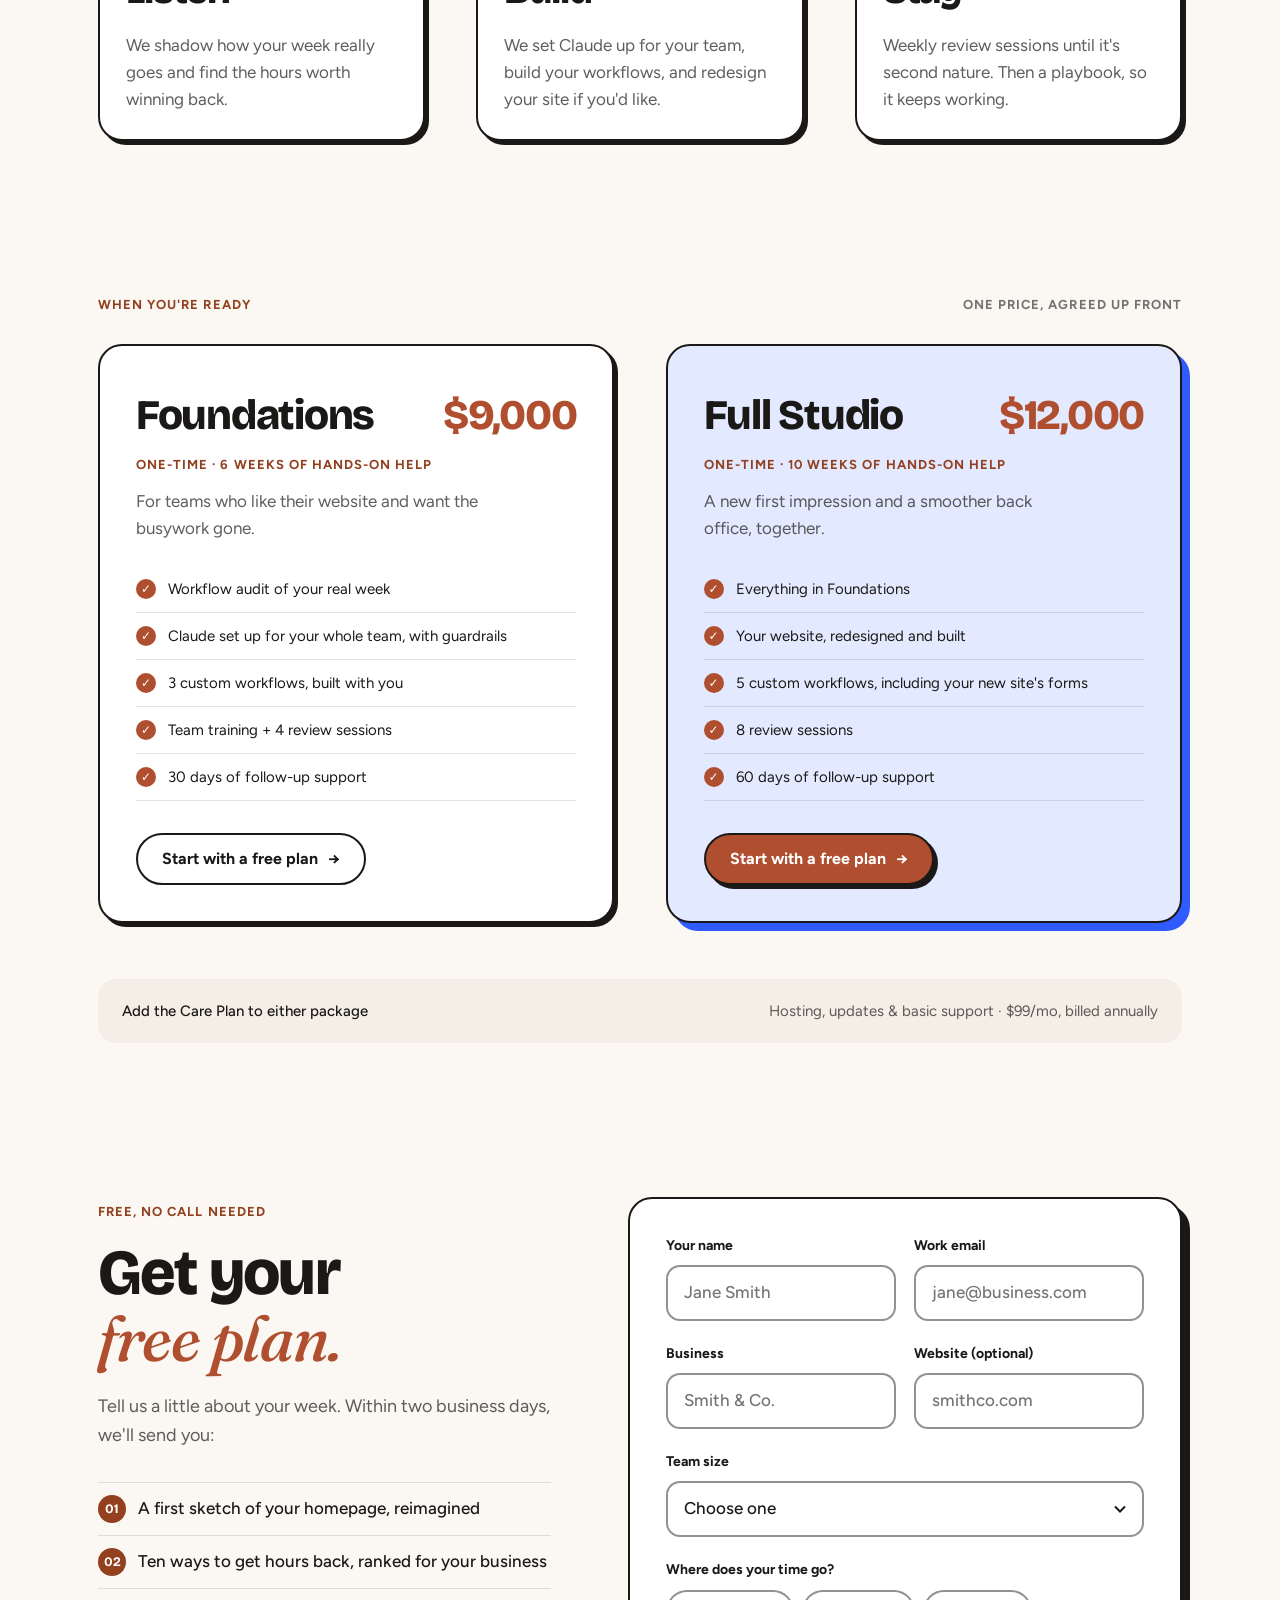
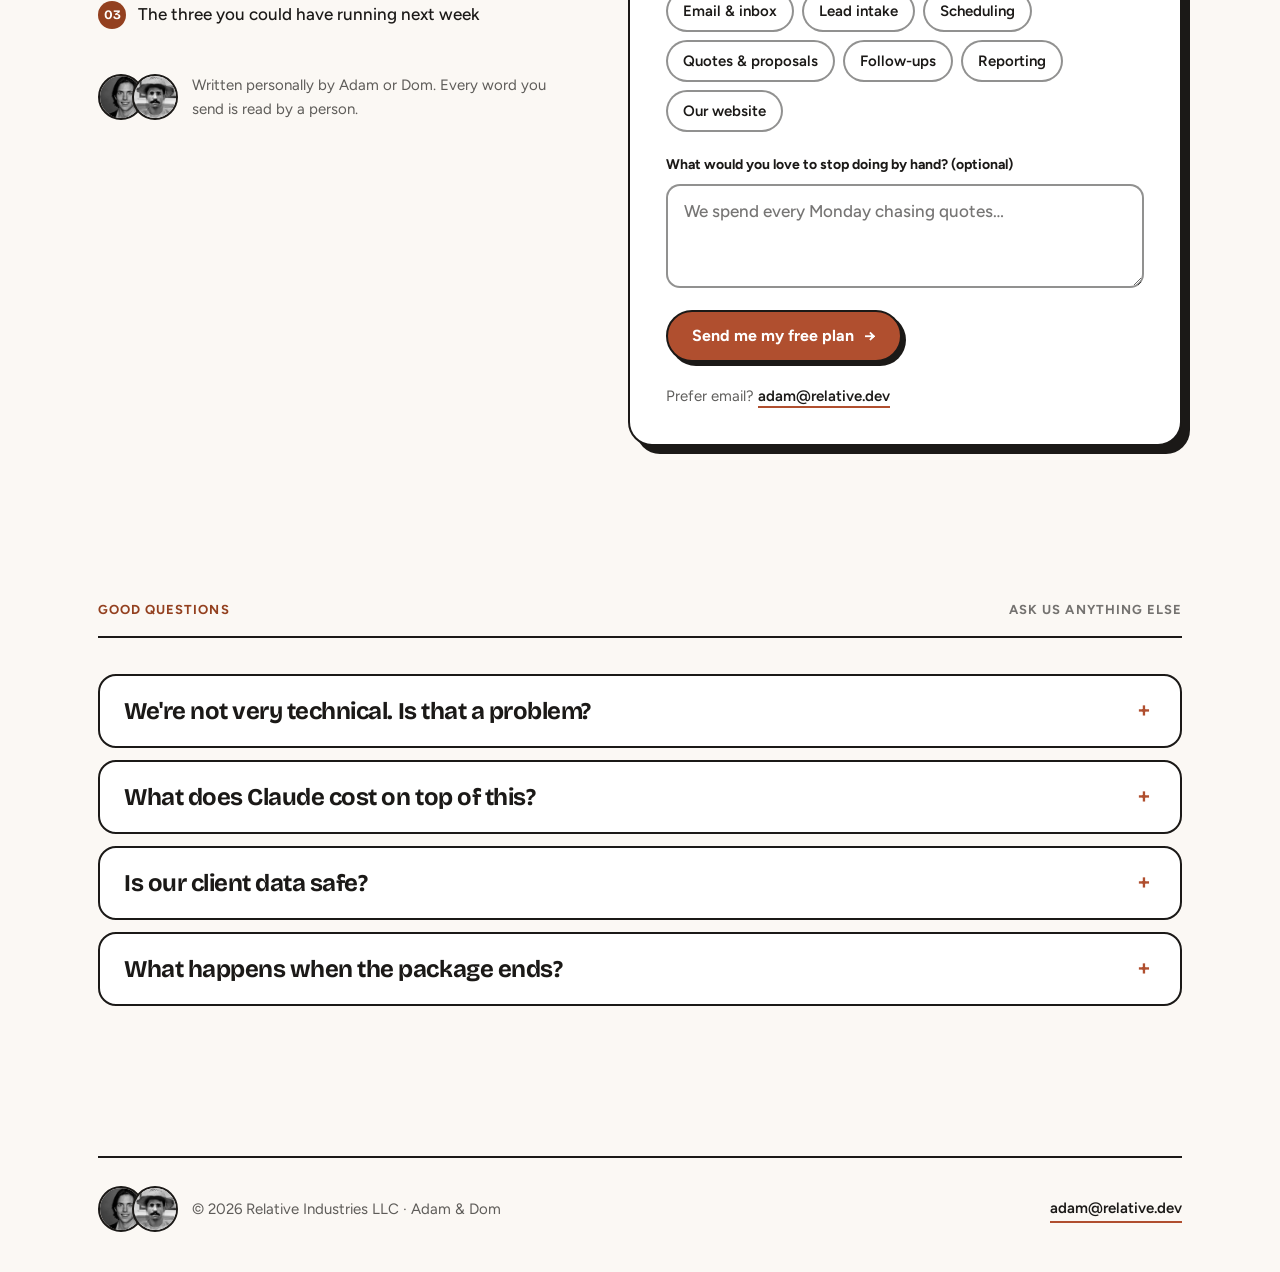
<file: hire/index.html>
<!DOCTYPE html>
<html lang="en">
<head>
    <meta charset="UTF-8">
    <meta name="viewport" content="width=device-width, initial-scale=1.0">
    <meta name="description" content="Relative Industries is a small design studio that gives businesses their week back. We hand your busywork to Claude, give your website the care it deserves, and stay until it's second nature.">
    <meta name="theme-color" content="#FBF8F4">
    <title>Your week, returned — Relative Industries</title>
    <meta property="og:title" content="Your week, returned — Relative Industries">
    <meta property="og:description" content="A small design studio for Claude-powered workflows and websites. Start with a free plan, made for your business.">
    <meta property="og:type" content="website">
    <meta property="og:url" content="https://relative.dev/hire">
    <meta property="og:site_name" content="Relative Industries">
    <meta name="twitter:card" content="summary">
    <link rel="icon" type="image/x-icon" href="/images/favicon.ico?v=3">
    <link rel="icon" type="image/png" sizes="32x32" href="/images/relativefavi.png?v=3">
    <link rel="apple-touch-icon" href="/images/relativefavi.png?v=3">
    <link rel="preconnect" href="https://fonts.googleapis.com">
    <link rel="preconnect" href="https://fonts.gstatic.com" crossorigin>
    <link href="https://fonts.googleapis.com/css2?family=Bricolage+Grotesque:opsz,wght@12..96,500..800&family=Figtree:ital,wght@0,400..800;1,400&family=Fraunces:ital,opsz,wght@1,9..144,500&display=swap" rel="stylesheet">
    <link rel="stylesheet" href="/assets/relative.css?v=5">
    <style>
        /* ---------- hero ---------- */
        .hero { padding: clamp(48px, 8vw, 112px) 0 0; }
        .hero-top { display: grid; grid-template-columns: 1fr auto; gap: 32px; align-items: end; }
        .hero .body { margin-top: 28px; font-size: clamp(17px, 1.6vw, 19px); }
        .hero-cta { display: flex; flex-wrap: wrap; align-items: center; gap: 22px; margin-top: 36px; }
        .hero-art { width: min(440px, 38vw); }
        .hello { display: grid; grid-template-columns: auto 1fr; gap: clamp(24px, 4vw, 56px); align-items: center; padding: clamp(28px, 4vw, 48px); background: var(--clay-wash); border-radius: var(--r); }
        .hello .faces img { width: clamp(104px, 13vw, 168px); height: clamp(104px, 13vw, 168px); border-width: 3px; }
        .hello .faces img + img { margin-left: -30px; }
        .hello .lead { max-width: 24em; }
        .hello p.small { margin-top: 14px; }
        .hero-week { margin-top: clamp(56px, 8vw, 96px); display: grid; grid-template-columns: 240px 1fr; gap: clamp(24px, 5vw, 72px); align-items: end; }
        .hero-week .note { padding-bottom: 6px; }
        .hero-week .note p { margin: 12px 0 0; font-size: 14px; color: var(--ink-2); }

        /* ---------- belief ---------- */
        .belief { max-width: 22em; }

        /* ---------- plan showcase ---------- */
        .show { display: grid; grid-template-columns: 0.8fr 1.2fr; gap: clamp(32px, 6vw, 96px); align-items: center; }
        .show ol { list-style: none; margin: 28px 0 0; padding: 0; counter-reset: s; }
        .show li { counter-increment: s; display: grid; grid-template-columns: 40px 1fr; align-items: center; padding: 12px 0; border-top: 1px solid var(--hair); font-weight: 500; }
        .show li::before { content: counter(s, decimal-leading-zero); width: 28px; height: 28px; border-radius: 50%; display: grid; place-items: center; background: var(--clay-deep); color: #fff; font: 700 13px/1 var(--display); }
        .preview {
            position: relative; display: block;
            height: 560px; border-radius: 24px; overflow: hidden;
            background: var(--paper);
            border: 2px solid var(--ink); box-shadow: 8px 8px 0 var(--ink);
            transform: perspective(1600px) rotateY(-6deg) rotateX(2deg);
            transition: transform 900ms var(--ease);
        }
        .preview:hover { transform: none; }
        .preview iframe { width: 200%; height: 200%; border: 0; transform: scale(0.5); transform-origin: 0 0; pointer-events: none; }
        .preview::after { content: ""; position: absolute; inset: auto 0 0 0; height: 40%; background: linear-gradient(180deg, rgba(251,248,244,0), var(--paper)); }
        .preview .open-link { position: absolute; z-index: 2; left: 50%; bottom: 28px; transform: translateX(-50%); }

        /* ---------- calculator as a sentence ---------- */
        .say { font-family: var(--display); font-weight: 600; font-size: clamp(28px, 3.8vw, 50px); line-height: 1.3; letter-spacing: -0.025em; max-width: 20em; margin: 0; }
        .say input {
            font: inherit; font-weight: 800; color: var(--blue); background: var(--blue-wash);
            border: 0; border-bottom: 3px solid var(--blue); border-radius: 10px 10px 0 0;
            width: 2.2ch; text-align: center; padding: 0; margin: 0 2px;
            -moz-appearance: textfield;
        }
        .say input.w3 { width: 3.4ch; }
        .say input:focus { outline: none; background: var(--white); box-shadow: 0 0 0 3px var(--blue); }
        .say input:hover { background: #D6DFFF; }
        .say input::-webkit-outer-spin-button, .say input::-webkit-inner-spin-button { -webkit-appearance: none; margin: 0; }
        .answer { display: grid; grid-template-columns: repeat(3, 1fr); gap: 18px; margin-top: 48px; }
        .answer > div { background: var(--white); border: 2px solid var(--ink); border-radius: var(--r); padding: 24px; box-shadow: var(--pop); }
        .answer > div:first-child { background: var(--blue); color: #fff; }
        .answer > div:first-child .mono { color: rgba(255,255,255,0.9); }
        .answer b { display: block; font-family: var(--display); font-weight: 800; font-size: clamp(44px, 5.6vw, 76px); line-height: 1; letter-spacing: -0.04em; }
        .answer span { display: block; margin-top: 10px; }
        .fine { margin-top: 24px; font-size: 13.5px; color: var(--ink-3); max-width: 44em; }

        /* ---------- steps ---------- */
        .steps { display: grid; grid-template-columns: repeat(3, 1fr); gap: clamp(24px, 4vw, 56px); }
        .steps > div { background: var(--white); border: 2px solid var(--ink); border-radius: var(--r); padding: 26px; box-shadow: var(--pop); }
        .steps h3 { font-family: var(--display); font-weight: 800; font-size: clamp(30px, 3vw, 40px); letter-spacing: -0.03em; margin: 12px 0 0; }
        .steps p { color: var(--ink-2); margin: 10px 0 0; }
        .steps .spot { margin-left: -9px; }

        /* ---------- pricing ---------- */
        .prices { display: grid; grid-template-columns: 1fr 1fr; gap: clamp(24px, 4vw, 56px); }
        .price-col { background: var(--white); border: 2px solid var(--ink); border-radius: var(--r); padding: clamp(24px, 3vw, 36px); box-shadow: var(--pop); display: flex; flex-direction: column; }
        .price-col.feat { background: var(--blue-wash); box-shadow: 8px 8px 0 var(--blue); }
        .price-col .top { display: flex; justify-content: space-between; align-items: baseline; gap: 16px; }
        .price-col h3 { font-family: var(--display); font-weight: 800; font-size: clamp(30px, 3.4vw, 42px); letter-spacing: -0.03em; margin: 0; }
        .price-col .amt { font-family: var(--display); font-weight: 800; font-size: clamp(30px, 3.4vw, 42px); letter-spacing: -0.03em; color: var(--clay); }
        .price-col p { color: var(--ink-2); margin: 12px 0 0; }
        .price-col ul { list-style: none; margin: 24px 0 32px; padding: 0; }
        .price-col li { display: flex; gap: 12px; padding: 11px 0; border-bottom: 1px solid var(--hair); font-size: 15px; }
        .price-col li::before { content: "✓"; flex: none; width: 20px; height: 20px; margin-top: 2px; border-radius: 50%; background: var(--clay); color: #fff; font-size: 12px; font-weight: 800; display: grid; place-items: center; }
        .price-col .btn { margin-top: auto; align-self: flex-start; }
        .extras { display: grid; grid-template-columns: 1fr; gap: clamp(24px, 4vw, 56px); margin-top: 56px; }
        .extras div { display: flex; justify-content: space-between; gap: 16px; padding: 20px 24px; background: var(--sand); border-radius: 18px; font-size: 15px; }
        .extras b { font-weight: 500; }
        .extras span { color: var(--ink-2); text-align: right; }

        /* ---------- form ---------- */
        .start { display: grid; grid-template-columns: 0.9fr 1.1fr; gap: clamp(32px, 6vw, 96px); align-items: start; }
        .start form { display: grid; gap: 22px; background: var(--white); border: 2px solid var(--ink); border-radius: var(--r); padding: clamp(22px, 3vw, 36px); box-shadow: 8px 8px 0 var(--ink); }
        .start .grid2 { display: grid; grid-template-columns: 1fr 1fr; gap: 18px; }
        .start .btn[type=submit] { justify-self: start; }
        .promise { list-style: none; margin: 32px 0 0; padding: 0; }
        .promise li { padding: 12px 0; border-top: 1px solid var(--hair); font-weight: 500; display: grid; grid-template-columns: 40px 1fr; align-items: center; }
        .promise li span { width: 28px; height: 28px; border-radius: 50%; display: grid; place-items: center; background: var(--clay-deep); color: #fff; font: 700 13px/1 var(--display); }
        .estimate-note { display: none; font-size: 14px; color: var(--ink-2); padding: 14px 0; border-top: 1px solid var(--hair); border-bottom: 1px solid var(--hair); }
        .estimate-note.on { display: block; }
        .estimate-note b { color: var(--blue); font-weight: 500; }
        .done { display: none; }
        .done.on { display: block; animation: fadein 800ms var(--ease) both; }
        @keyframes fadein { from { opacity: 0; transform: translateY(10px); } }

        /* ---------- faq ---------- */
        .faq { display: grid; gap: 12px; }
        .faq details { background: var(--white); border: 2px solid var(--ink); border-radius: 18px; padding: 0 24px; transition: box-shadow 220ms var(--ease); }
        .faq details:hover, .faq details[open] { box-shadow: 3px 3px 0 var(--ink); }
        .faq summary:focus-visible { outline: 3px solid var(--blue); outline-offset: 4px; border-radius: 6px; }

        .faq summary { list-style: none; cursor: pointer; display: grid; grid-template-columns: 1fr 24px; gap: 16px; padding: 20px 0; font-family: var(--display); font-weight: 700; font-size: clamp(19px, 2vw, 24px); letter-spacing: -0.02em; line-height: 1.25; }
        .faq summary::-webkit-details-marker { display: none; }
        .faq summary i { font-style: normal; font-family: var(--sans); font-size: 22px; color: var(--clay); font-weight: 700; transition: transform 400ms var(--ease); text-align: center; }
        .faq details[open] summary i { transform: rotate(45deg); color: var(--blue); }
        .faq p { margin: -4px 0 22px; max-width: 40em; color: var(--ink-2); }

        @media (max-width: 900px) {
            .hero-top, .hero-week, .show, .start { grid-template-columns: 1fr; }
            .hero-art { width: min(360px, 80vw); }
            .hello { grid-template-columns: 1fr; }
            .preview { height: 460px; transform: none; }
            .steps, .prices, .extras { grid-template-columns: 1fr; }
            .answer { grid-template-columns: 1fr; gap: 28px; }
        }
        @media (max-width: 760px) {
            .start .grid2 { grid-template-columns: 1fr; }
            .preview { height: 380px; }
            .hero-cta { gap: 16px; }
            .extras div { flex-direction: column; gap: 4px; }
            .extras span { text-align: left; }
            .preview, .start form { box-shadow: 6px 6px 0 var(--ink); }
            .price-col.feat { box-shadow: 6px 6px 0 var(--blue); }
        }
    </style>
</head>
<body>
    <div class="nav-wrap">
        <nav class="nav" aria-label="Primary">
            <a class="wordmark" href="/">
                <svg viewBox="0 0 256 256" aria-hidden="true"><rect class="tile" width="45.29" height="45.29" transform="matrix(0.707 -0.707 0.707 0.707 0 96)"/><rect class="tile" width="45.29" height="45.29" transform="matrix(0.707 -0.707 0.707 0.707 0 160)"/><rect class="tile" width="45.29" height="45.29" transform="matrix(0.707 -0.707 0.707 0.707 64 32)"/><rect class="tile" width="45.29" height="45.29" transform="matrix(0.707 -0.707 0.707 0.707 64 96)"/><rect class="tile" width="45.29" height="45.29" transform="matrix(0.707 -0.707 0.707 0.707 64 160)"/><rect class="tile" width="45.29" height="45.29" transform="matrix(0.707 -0.707 0.707 0.707 64 224)"/><rect class="tile" width="45.29" height="45.29" transform="matrix(0.707 -0.707 0.707 0.707 128 32)"/><rect class="tile" width="45.29" height="45.29" transform="matrix(0.707 -0.707 0.707 0.707 128 96)"/><rect class="tile" width="45.29" height="45.29" transform="matrix(0.707 -0.707 0.707 0.707 128 160)"/><rect class="tile" width="45.29" height="45.29" transform="matrix(0.707 -0.707 0.707 0.707 128 224)"/><rect class="tile" width="45.29" height="45.29" transform="matrix(0.707 -0.707 0.707 0.707 192 96)"/><rect class="tile" width="45.29" height="45.29" transform="matrix(0.707 -0.707 0.707 0.707 192 160)"/></svg>
                Relative Industries
            </a>
            <div class="nav-links">
                <a class="hide-sm" href="/for/">Sample plan</a>
                <a class="hide-sm" href="#pricing">Pricing</a>
                <a class="btn btn-ink btn-sm" href="#start">Free plan</a>
            </div>
        </nav>
    </div>

    <main class="shell">
        <!-- HERO -->
        <section class="hero">
            <div class="hero-top">
                <div>
                    <span class="mono">Relative Industries · Design &amp; automation studio</span>
                    <h1 class="display" style="margin-top:20px;"><span class="rise"><span>Get your week</span></span><span class="rise"><span><em>back.</em></span></span></h1>
                    <p class="body">We help small businesses hand their busywork to Claude and give their website the care it deserves. Then we stay beside your team until it feels easy. It all starts with a free plan, made just for you.</p>
                    <div class="hero-cta">
                        <a class="btn btn-ink" href="#start">Get your free plan <span class="arr">→</span></a>
                        <a class="textlink" href="/for/">See a sample plan</a>
                    </div>
                </div>
                <img class="illus hero-art bob" src="/assets/illus/hero.svg" alt="" width="520" height="400">
            </div>

            <div class="hero-week rv">
                <div class="note">
                    <div class="week-count"><span id="heroCount">0</span><small>hours back</small></div>
                    <p>Here's a typical team of six, over one week. Each blue square is an hour Claude took off someone's desk.<span class="hide-sm"> Hover one to see what.</span></p>
                </div>
                <div>
                    <div class="week" id="heroWeek"></div>
                    <div class="week-legend"><span><i class="k-admin"></i>An hour of admin</span><span><i class="k-back"></i>An hour back with Claude</span></div>
                </div>
            </div>
        </section>

        <!-- BELIEF -->
        <section class="section">
            <div class="hello rv">
                <span class="faces"><img src="/images/adam.jpg" alt="Adam" width="168" height="168"><img src="/images/dom.jpg" alt="Dom" width="168" height="168"></span>
                <div>
                    <span class="mono">Who you'll work with</span>
                    <p class="lead" style="margin-top:12px;">We're Adam and Dom, the people behind Relative Industries. We believe good technology should quietly <em>give you time back</em>, for your clients, your team, and your evenings.</p>
                    <p class="small">You'll work with the two of us directly, from the first conversation to the final review session. No hand-offs, no sales team, and no jargon.</p>
                </div>
            </div>
        </section>

        <!-- WHAT LEAVES YOUR DESK -->
        <section class="section">
            <div class="label-row rv"><span class="mono">What leaves your desk</span><span class="mono quiet">Typical time back</span></div>
            <div class="rows">
                <article class="row rv"><img class="illus spot" src="/assets/illus/inbox.svg" alt="" width="120" height="100"><h3>Inbox &amp; new inquiries</h3><p>Every message read, sorted, and answered in your voice. You glance, then send.</p><span class="t">~3 h / wk</span></article>
                <article class="row rv"><img class="illus spot" src="/assets/illus/docs.svg" alt="" width="120" height="100"><h3>Quotes, proposals &amp; letters</h3><p>Call notes become polished documents from your own templates in minutes.</p><span class="t">~4 h / wk</span></article>
                <article class="row rv"><img class="illus spot" src="/assets/illus/calendar.svg" alt="" width="120" height="100"><h3>Follow-ups &amp; reminders</h3><p>Nothing slips. Every quote, recall, and check-in goes out on time.</p><span class="t">~2 h / wk</span></article>
                <article class="row rv"><img class="illus spot" src="/assets/illus/forms.svg" alt="" width="120" height="100"><h3>Intake &amp; forms</h3><p>No more printed PDFs or retyping. Clean summaries land where you work.</p><span class="t">~3 h / wk</span></article>
                <article class="row rv"><img class="illus spot" src="/assets/illus/website.svg" alt="" width="120" height="100"><h3>A website that does its job</h3><p>Warm, fast, mobile-first, and wired straight into everything above.</p><span class="t">+ inquiries</span></article>
            </div>
        </section>

        <!-- WE START WITH THE WORK -->
        <section class="section">
            <div class="show">
                <div class="rv">
                    <img class="illus flush" src="/assets/illus/gift.svg" alt="" width="120" height="100" style="width:110px;margin-bottom:10px;">
                    <span class="mono">We start with the work</span>
                    <h2 class="h2" style="margin-top:14px;">Before we ask for anything, <em>we make you something.</em></h2>
                    <p class="body" style="margin-top:18px;">Every business we talk to gets a free plan, made just for them. It's our way of saying hello properly.</p>
                    <ol>
                        <li>A first sketch of your homepage, reimagined</li>
                        <li>Ten ways to get hours back, ranked for your business</li>
                        <li>The three you could have running next week</li>
                    </ol>
                </div>
                <a class="preview rv" href="/for/" aria-label="Open a sample plan">
                    <iframe src="/for/" title="Sample plan preview" loading="lazy" tabindex="-1" aria-hidden="true"></iframe>
                    <span class="btn btn-ink open-link">Open a sample plan <span class="arr">→</span></span>
                </a>
            </div>
        </section>

        <!-- CALCULATOR -->
        <section class="section" id="calc">
            <div class="label-row rv"><span class="mono">Your numbers</span><span class="mono quiet">Tap the blue numbers to change them</span></div>
            <p class="say rv">
                We're a team of <input id="cTeam" type="number" inputmode="numeric" min="1" max="500" value="6" aria-label="Team size">.
                Each of us spends about <input id="cHours" type="number" inputmode="numeric" min="1" max="40" value="8" aria-label="Admin hours per person per week"> hours a week on admin,
                and an hour of our time is worth about <span style="white-space:nowrap">$<input id="cRate" class="w3" type="number" inputmode="numeric" min="10" max="1000" step="5" value="45" aria-label="Hourly cost">.</span>
            </p>
            <div class="answer rv" aria-live="polite">
                <div><b id="rHours">16</b><span class="mono">Hours back each week</span></div>
                <div><b id="rYear">$34,560</b><span class="mono">Of time, every year</span></div>
                <div><b id="rPay">13 wks</b><span class="mono">To pay back Foundations</span></div>
            </div>
            <p class="fine rv">We assume Claude takes on about a third of admin time once your team is comfortable, which is a conservative target for us. We'll measure the real number together. <a class="textlink" href="#start" id="useCalc">Send these with my free plan request →</a></p>
        </section>

        <!-- HOW -->
        <section class="section">
            <div class="label-row bare rv"><span class="mono">How it goes</span><span class="mono quiet">6–10 weeks, side by side</span></div>
            <div class="steps">
                <div class="rv"><img class="illus spot" src="/assets/illus/listen.svg" alt="" width="120" height="100"><span class="mono" style="display:block;margin-top:12px;">01 · Week one</span><h3>Listen</h3><p>We shadow how your week really goes and find the hours worth winning back.</p></div>
                <div class="rv"><img class="illus spot" src="/assets/illus/build.svg" alt="" width="120" height="100"><span class="mono" style="display:block;margin-top:12px;">02 · Weeks two to four</span><h3>Build</h3><p>We set Claude up for your team, build your workflows, and redesign your site if you'd like.</p></div>
                <div class="rv"><img class="illus spot" src="/assets/illus/stay.svg" alt="" width="120" height="100"><span class="mono" style="display:block;margin-top:12px;">03 · From then on</span><h3>Stay</h3><p>Weekly review sessions until it's second nature. Then a playbook, so it keeps working.</p></div>
            </div>
        </section>

        <!-- PRICING -->
        <section class="section" id="pricing">
            <div class="label-row bare rv"><span class="mono">When you're ready</span><span class="mono quiet">One price, agreed up front</span></div>
            <div class="prices">
                <div class="price-col rv">
                    <div class="top"><h3>Foundations</h3><span class="amt">$9,000</span></div>
                    <span class="mono" style="margin-top:6px;">One-time · 6 weeks of hands-on help</span>
                    <p>For teams who like their website and want the busywork gone.</p>
                    <ul>
                        <li>Workflow audit of your real week</li>
                        <li>Claude set up for your whole team, with guardrails</li>
                        <li>3 custom workflows, built with you</li>
                        <li>Team training + 4 review sessions</li>
                        <li>30 days of follow-up support</li>
                    </ul>
                    <a class="btn btn-line" href="#start" data-pkg="Foundations">Start with a free plan <span class="arr">→</span></a>
                </div>
                <div class="price-col feat rv">
                    <div class="top"><h3>Full Studio</h3><span class="amt">$12,000</span></div>
                    <span class="mono" style="margin-top:6px;">One-time · 10 weeks of hands-on help</span>
                    <p>A new first impression and a smoother back office, together.</p>
                    <ul>
                        <li>Everything in Foundations</li>
                        <li>Your website, redesigned and built</li>
                        <li>5 custom workflows, including your new site's forms</li>
                        <li>8 review sessions</li>
                        <li>60 days of follow-up support</li>
                    </ul>
                    <a class="btn btn-ink" href="#start" data-pkg="Full Studio">Start with a free plan <span class="arr">→</span></a>
                </div>
            </div>
            <div class="extras">
                <div class="rv"><b>Add the Care Plan to either package</b><span>Hosting, updates &amp; basic support · $99/mo, billed annually</span></div>
            </div>
        </section>

        <!-- START -->
        <section class="section" id="start">
            <div class="start">
                <div class="rv">
                    <span class="mono">Free, no call needed</span>
                    <h2 class="h2" style="margin-top:16px;">Get your <em>free plan.</em></h2>
                    <p class="body" style="margin-top:20px;">Tell us a little about your week. Within two business days, we'll send you:</p>
                    <ul class="promise">
                        <li><span>01</span>A first sketch of your homepage, reimagined</li>
                        <li><span>02</span>Ten ways to get hours back, ranked for your business</li>
                        <li><span>03</span>The three you could have running next week</li>
                    </ul>
                    <div class="people" style="margin-top:32px;">
                        <span class="faces"><img src="/images/adam.jpg" alt="Adam" width="40" height="40"><img src="/images/dom.jpg" alt="Dom" width="40" height="40"></span>
                        <span class="small">Written personally by Adam or Dom. Every word you send is read by a person.</span>
                    </div>
                </div>
                <div class="rv">
                    <form id="leadForm" novalidate>
                        <div class="grid2">
                            <div class="field"><label for="name">Your name</label><input class="input" id="name" name="name" autocomplete="name" required placeholder="Jane Smith"></div>
                            <div class="field"><label for="email">Work email</label><input class="input" id="email" name="email" type="email" autocomplete="email" required placeholder="jane@business.com"></div>
                        </div>
                        <div class="grid2">
                            <div class="field"><label for="business">Business</label><input class="input" id="business" name="business" autocomplete="organization" required placeholder="Smith &amp; Co."></div>
                            <div class="field"><label for="website">Website (optional)</label><input class="input" id="website" name="website" autocomplete="url" placeholder="smithco.com"></div>
                        </div>
                        <div class="field">
                            <label for="team">Team size</label>
                            <select class="select" id="team" name="team_size" required>
                                <option value="" disabled selected>Choose one</option>
                                <option>Just me</option><option>2–5</option><option>6–15</option><option>16–50</option><option>50+</option>
                            </select>
                        </div>
                        <div class="field">
                            <span class="lbl">Where does your time go?</span>
                            <div class="chips">
                                <label class="chip"><input type="checkbox" name="pain" value="Email & inbox">Email &amp; inbox</label>
                                <label class="chip"><input type="checkbox" name="pain" value="Lead intake">Lead intake</label>
                                <label class="chip"><input type="checkbox" name="pain" value="Scheduling">Scheduling</label>
                                <label class="chip"><input type="checkbox" name="pain" value="Quotes & proposals">Quotes &amp; proposals</label>
                                <label class="chip"><input type="checkbox" name="pain" value="Follow-ups">Follow-ups</label>
                                <label class="chip"><input type="checkbox" name="pain" value="Reporting">Reporting</label>
                                <label class="chip"><input type="checkbox" name="pain" value="Our website">Our website</label>
                            </div>
                        </div>
                        <div class="field"><label for="message">What would you love to stop doing by hand? (optional)</label><textarea class="textarea" id="message" name="message" placeholder="We spend every Monday chasing quotes…"></textarea></div>
                        <div class="estimate-note" id="estNote">We'll include your estimate: <b id="estText"></b></div>
                        <input type="hidden" name="package" id="pkgField">
                        <div class="hp" aria-hidden="true"><input type="text" name="company_url" tabindex="-1" autocomplete="off"></div>
                        <button class="btn btn-ink" type="submit" id="submitBtn">Send me my free plan <span class="arr">→</span></button>
                        <p class="small" style="margin:0;">Prefer email? <a class="textlink" href="mailto:adam@relative.dev">adam@relative.dev</a></p>
                    </form>
                    <div class="done" id="done" role="status" aria-live="polite">
                        <p class="lead">Thank you, <span id="doneName">friend</span>.</p>
                        <p class="body" style="margin-top:14px;" id="doneText">It's with us now. Your plan will arrive within two business days, made just for you.</p>
                    </div>
                </div>
            </div>
        </section>

        <!-- FAQ -->
        <section class="section">
            <div class="label-row rv"><span class="mono">Good questions</span><span class="mono quiet">Ask us anything else</span></div>
            <div class="faq rv">
                <details><summary>We're not very technical. Is that a problem?<i>+</i></summary><p>Not at all. That's who we built this for. If your team can write an email, they can use what we set up. We handle the technical side and teach everything in plain language.</p></details>
                <details><summary>What does Claude cost on top of this?<i>+</i></summary><p>Claude plans are billed by Anthropic, not by us. For most teams it's a modest monthly amount per person, and we'll recommend the right plan during the audit so you see the full picture before you commit.</p></details>
                <details><summary>Is our client data safe?<i>+</i></summary><p>Every workflow keeps a person reviewing before anything goes out. We set up business-grade Claude plans where your data isn't used for model training, and we keep sensitive records where they already live. If you're in a regulated field, we work within your compliance requirements.</p></details>
                <details><summary>What happens when the package ends?<i>+</i></summary><p>Everything we build is yours, and it's documented. Your support window covers questions. After that, the optional Care Plan ($99/mo, billed annually) keeps hosting, updates, and basic support in good hands. There's no lock-in.</p></details>
            </div>
        </section>

        <footer class="foot">
            <div class="people">
                <span class="faces"><img src="/images/adam.jpg" alt="Adam" width="40" height="40"><img src="/images/dom.jpg" alt="Dom" width="40" height="40"></span>
                <span class="small">&copy; 2026 Relative Industries LLC · Adam &amp; Dom</span>
            </div>
            <a class="textlink small" href="mailto:adam@relative.dev">adam@relative.dev</a>
        </footer>
    </main>

    <script src="/assets/relative.js?v=5"></script>
    <script>
        var $ = function (id) { return document.getElementById(id); };

        // the week: a team of six, about a third of their admin returned
        Relative.week($('heroWeek'), {
            admin: 26, back: 16, counter: $('heroCount'),
            tips: ['Replied to 6 inquiries', 'Drafted a proposal', 'Sent quote follow-ups', 'Summarized intake forms',
                   'Wrote the weekly report', 'Answered a policy question', 'Scheduled 4 callbacks', 'Updated the CRM']
        });

        // ---- the sentence calculator ----
        var calc = null;
        (function () {
            var team = $('cTeam'), hours = $('cHours'), rate = $('cRate');
            var fmt = function (n) { return '$' + Math.round(n).toLocaleString('en-US'); };
            function fit(el) { el.style.width = Math.max(2, String(el.value).length + 0.6) + 'ch'; }
            function update() {
                [team, hours, rate].forEach(fit);
                var t = Math.max(1, +team.value || 1), h = Math.max(0, +hours.value || 0), r = Math.max(0, +rate.value || 0);
                var weekly = t * h / 3, yearly = weekly * 48 * r, pay = 9000 / Math.max(1, weekly * r);
                $('rHours').textContent = Math.round(weekly);
                $('rYear').textContent = fmt(yearly);
                $('rPay').textContent = pay < 1 ? '< 1 wk' : Math.ceil(pay) + (Math.ceil(pay) === 1 ? ' wk' : ' wks');
                calc = { team: t, hours: h, rate: r, weekly: Math.round(weekly), yearly: Math.round(yearly) };
            }
            [team, hours, rate].forEach(function (el) { el.addEventListener('input', update); });
            update();
            $('useCalc').addEventListener('click', function () {
                calc.attached = true;
                $('estText').textContent = calc.weekly + ' hours a week back (≈' + fmt(calc.yearly) + ' a year)';
                $('estNote').classList.add('on');
            });
        })();

        document.querySelectorAll('[data-pkg]').forEach(function (a) {
            a.addEventListener('click', function () {
                var v = a.getAttribute('data-pkg');
                $('pkgField').value = v;
            });
        });

        // ---- the form ----
        $('leadForm').addEventListener('submit', function (e) {
            e.preventDefault();
            var f = e.target;
            f.querySelectorAll('.invalid').forEach(function (x) { x.classList.remove('invalid'); });
            if (!f.checkValidity()) { var bad = f.querySelector(':invalid'); bad.classList.add('invalid'); bad.focus(); return; }
            var d = new FormData(f);
            if (d.get('company_url')) return;
            var lead = {
                type: 'lead',
                name: d.get('name').trim(), email: d.get('email').trim(), business: d.get('business').trim(),
                website: (d.get('website') || '').trim(), team_size: d.get('team_size'), pains: d.getAll('pain'),
                package: d.get('package') || '', message: (d.get('message') || '').trim()
            };
            if (calc && calc.attached) lead.estimate = calc;
            var btn = $('submitBtn');
            btn.disabled = true;
            var finish = function () {
                $('doneName').textContent = lead.name.split(' ')[0];
                f.style.display = 'none';
                $('done').classList.add('on');
            };
            Relative.send(lead).then(function (ok) {
                if (ok) return finish();
                Relative.failed(btn, 'Free plan — ' + lead.business,
                    'Name: ' + lead.name + '\nBusiness: ' + lead.business + '\nEmail: ' + lead.email + '\nWebsite: ' + (lead.website || '—') +
                    '\nTeam size: ' + lead.team_size + '\nTime goes to: ' + (lead.pains.join(', ') || '—') +
                    (lead.package ? '\nInterested in: ' + lead.package : '') +
                    (lead.estimate ? '\nEstimate: ' + lead.estimate.weekly + ' hrs/week back' : '') + '\n\n' + lead.message);
            });
        });
    </script>
</body>
</html>
</file>
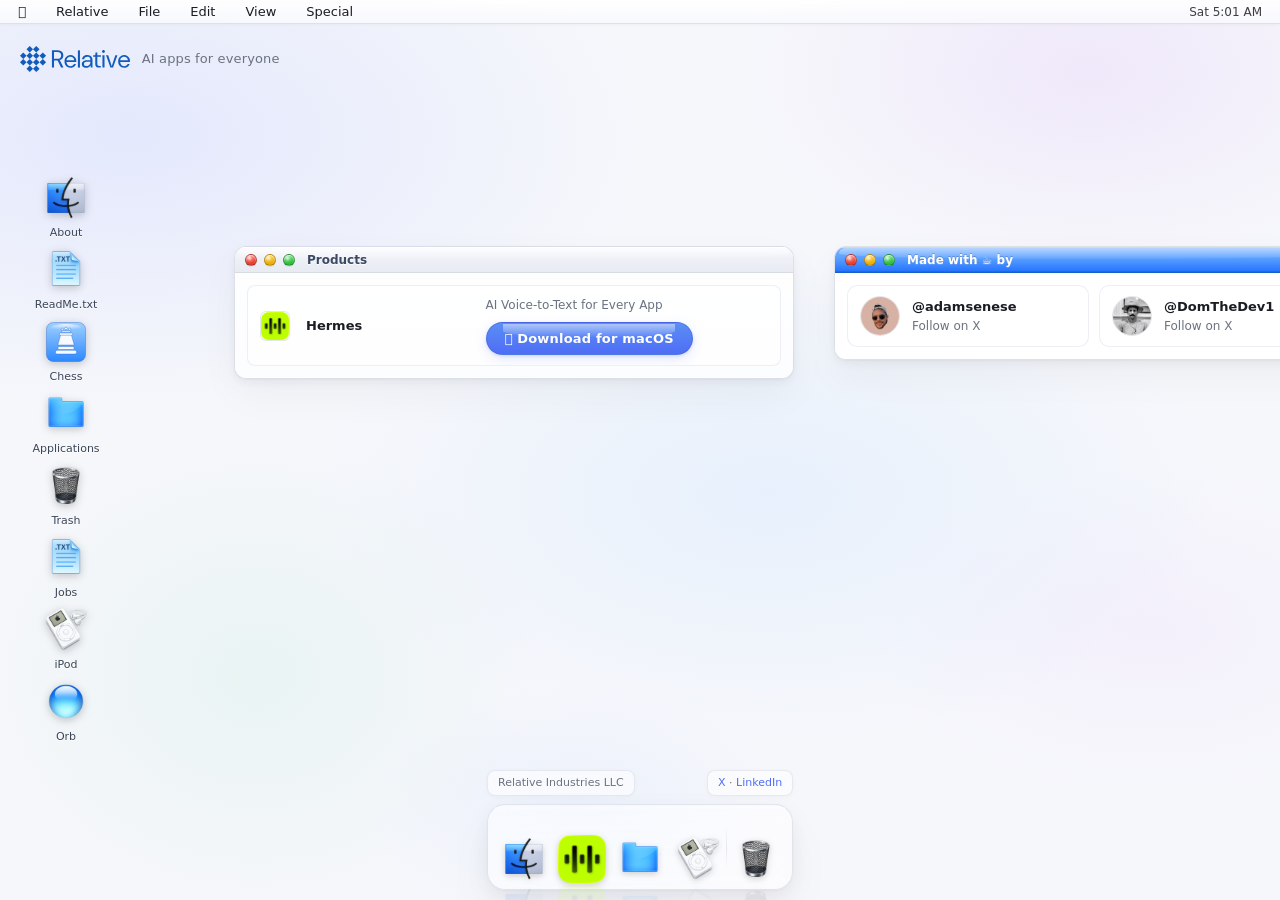
<file: legacy.html>
<!DOCTYPE html>
<html lang="en">
<head>
    <meta charset="UTF-8">
    <meta name="viewport" content="width=device-width, initial-scale=1.0">
    <meta name="description" content="An AI app development company building on the cutting-edge for mobile and desktop.">
    <meta name="keywords" content="Relative, AI, Hermes, Relative Industries, App Development, Speech-to-Text">
    <title>Relative Industries | AI apps for everyone</title>
    <link rel="icon" type="image/x-icon" href="images/favicon.ico?v=3">
    <link rel="icon" type="image/png" sizes="32x32" href="images/relativefavi.png?v=3">
    <link rel="icon" type="image/png" sizes="16x16" href="images/relativefavi.png?v=3">
    <link rel="shortcut icon" href="images/relativefavi.png?v=3">
    <link rel="apple-touch-icon" href="images/relativefavi.png?v=3">
    <style>
        * { box-sizing: border-box; }

        :root {
            --bg: #F6F7FB;                 /* Very light neutral */
            --panel: rgba(255, 255, 255, 0.88);
            --panel-mid: rgba(220, 224, 234, 0.45);
            --panel-dark: rgba(180, 188, 204, 0.45);
            --shadow: rgba(0,0,0,0.07);
            --shadow-lg: rgba(0,0,0,0.12);
            --text: #1A1D24;
            --subtext: #6B7280;
            --link: #4F6DF5;
            --aqua-blue-1: #7BB4FF;
            --aqua-blue-2: #2272FF;
            --aqua-blue-shine: rgba(255,255,255,0.55);
            --menubar-1: rgba(255,255,255,0.92);
            --menubar-2: rgba(248,249,252,0.88);
            --menubar-border: rgba(200,206,218,0.6);
            --menu-height: 24px;
            --radius: 12px;
            --safe-top: env(safe-area-inset-top);
            --safe-right: env(safe-area-inset-right);
            --safe-bottom: env(safe-area-inset-bottom);
            --safe-left: env(safe-area-inset-left);
            --gadget-shell-top: #F8F9FC;
            --gadget-shell-bottom: #EEF0F7;
            --gadget-frame: rgba(180, 188, 204, 0.45);
            --gadget-face: #0F1F3A;
            --gadget-face-glow: rgba(73, 142, 255, 0.35);
            --gadget-lime: #6CF2C5;
            --gadget-amber: #FFD084;
            --gadget-rose: #FF8FB6;
            --gadget-gridline: rgba(255,255,255,0.14);
        }
        
        body {
            margin: 0;
            padding: 0;
            background: var(--bg);
            color: var(--text);
            font-family: Inter, ui-sans-serif, system-ui, -apple-system, Segoe UI, Roboto, "Helvetica Neue", Arial, "Noto Sans", "Apple Color Emoji", "Segoe UI Emoji", sans-serif;
            font-weight: 500;
            line-height: 1.5;
            -webkit-font-smoothing: antialiased;
            -moz-osx-font-smoothing: grayscale;
            min-height: 100vh;
            text-rendering: optimizeLegibility;
        }

        a { color: var(--link); text-decoration: none; }
        a:hover { text-decoration: underline; }

        /* Menu Bar */
        .menu-bar {
            position: fixed;
            top: 0;
            left: 0;
            right: 0;
            height: calc(var(--menu-height) + var(--safe-top));
            display: flex;
            align-items: center;
            justify-content: space-between;
            padding: var(--safe-top) 10px 0 10px;
            background: linear-gradient(180deg, var(--menubar-1), var(--menubar-2));
            border-bottom: 1px solid var(--menubar-border);
            box-shadow: 0 1px 3px rgba(0,0,0,0.03);
            backdrop-filter: saturate(120%) blur(16px);
            -webkit-backdrop-filter: saturate(120%) blur(16px);
            z-index: 10;
            user-select: none;
        }
        .menu-left, .menu-right { display: flex; align-items: center; gap: 10px; }
        .menu-left { gap: 14px; }
        .menu-item { font-size: 13px; padding: 2px 8px; border-radius: 4px; transition: background 80ms ease; }
        .menu-item:hover { background: rgba(0,0,0,0.08); }
        .menu-item:active { background: linear-gradient(180deg, #5BA1FF, #2D88FF); color: #FFFFFF; }
        .apple { font-weight: 700; letter-spacing: 0.02em; }
        .clock { font-size: 12px; opacity: 0.85; font-variant-numeric: tabular-nums; }

        /* Desktop — premium mesh gradient */
        .desktop {
            position: relative;
            padding-top: calc(var(--menu-height) + 14px);
            padding-left: 14px;
            padding-right: 14px;
            padding-bottom: 120px;
            min-height: 100vh;
            background:
                radial-gradient(ellipse 80% 60% at 10% 15%, rgba(199,210,254,0.4) 0%, transparent 50%),
                radial-gradient(ellipse 60% 50% at 85% 8%, rgba(224,198,248,0.3) 0%, transparent 45%),
                radial-gradient(ellipse 70% 55% at 60% 55%, rgba(186,220,255,0.25) 0%, transparent 50%),
                radial-gradient(ellipse 50% 60% at 20% 75%, rgba(196,234,220,0.25) 0%, transparent 45%),
                radial-gradient(ellipse 55% 45% at 90% 70%, rgba(232,210,250,0.2) 0%, transparent 40%),
                radial-gradient(ellipse 40% 35% at 45% 90%, rgba(186,210,255,0.18) 0%, transparent 40%),
                var(--bg);
        }

        .desktop-header {
            display: flex;
            align-items: center;
            gap: 12px;
            margin: 8px 6px 14px 6px;
        }
        .desktop-header .brand-logo { height: 26px; width: auto; }
        .desktop-header .brand-tagline { font-size: 13px; color: var(--subtext); letter-spacing: 0.01em; }

        /* Windows */
        .windows {
            display: grid;
            grid-template-columns: repeat(2, minmax(280px, 1fr));
            gap: 18px;
            position: relative;
            z-index: 2;
        }
        @media (max-width: 840px) { .windows { grid-template-columns: 1fr; } }
        .window.draggable { position: absolute; z-index: 4; cursor: default; }
        .window.draggable .titlebar { cursor: move; }
        @media (max-width: 840px) { .window.draggable { position: static !important; } }

        .window {
            background: var(--panel);
            border: 1px solid var(--panel-dark);
            border-radius: var(--radius);
            box-shadow:
                0 1px 2px rgba(0,0,0,0.04),
                0 4px 12px rgba(0,0,0,0.05),
                0 16px 40px rgba(0,0,0,0.04);
            overflow: hidden;
            backdrop-filter: saturate(120%) blur(16px);
            -webkit-backdrop-filter: saturate(120%) blur(16px);
            transition: box-shadow 200ms ease, transform 200ms ease;
        }
        .window:hover:not(.modal) {
            box-shadow:
                0 1px 2px rgba(0,0,0,0.04),
                0 6px 16px rgba(0,0,0,0.06),
                0 20px 48px rgba(0,0,0,0.06);
        }
        .window.hidden { display: none; }
        .window.modal {
            position: fixed; left: 50%; top: calc(var(--menu-height) + 24px);
            width: min(92vw, 560px); z-index: 5;
            transform: translateX(-50%);
            animation: windowAppear 220ms cubic-bezier(0.16, 1, 0.3, 1) both;
        }
        @keyframes windowAppear {
            from { opacity: 0; transform: translateX(-50%) scale(0.96) translateY(6px); }
            to   { opacity: 1; transform: translateX(-50%) scale(1) translateY(0); }
        }
        @media (max-width: 520px) { .window.modal { top: calc(var(--menu-height) + 8px); width: min(94vw, 520px); } }

        /* Brushed metal window */
        .window.metal {
            background: linear-gradient(180deg, rgba(252,253,255,0.94) 0%, rgba(244,246,252,0.94) 100%);
            border-color: rgba(190,196,210,0.5);
        }
        .window.metal .titlebar {
            background: linear-gradient(180deg, #FAFBFE 0%, #EEF0F6 50%, #E8EBF3 100%);
            border-bottom: 1px solid rgba(200,206,218,0.7);
            box-shadow: inset 0 1px 0 rgba(255,255,255,0.95);
        }
        .window.metal .title { color: #3B4A62; text-shadow: 0 1px 0 rgba(255,255,255,0.85); }

        /* Inactive window style */
        .window.inactive .titlebar { background: linear-gradient(180deg, #F0F2F7 0%, #E4E7EF 50%, #DFE2EC 100%); border-bottom: 1px solid rgba(200,206,218,0.6); }
        .window.inactive .title { color: #8B95A5; text-shadow: 0 1px 0 rgba(255,255,255,0.7); }
        .window.inactive .traffic .dot { opacity: 0.4; filter: saturate(0.2); }
        .titlebar {
            display: flex;
            align-items: center;
            gap: 8px;
            height: 26px;
            padding: 0 10px;
            background: linear-gradient(180deg, var(--aqua-blue-1) 0%, #5A9FFF 45%, var(--aqua-blue-2) 100%);
            border-bottom: 1px solid #1660CC;
            box-shadow:
                inset 0 1px 0 var(--aqua-blue-shine),
                inset 0 -1px 0 rgba(0,0,0,0.1);
            position: relative;
        }
        /* Aqua gloss highlight across titlebar */
        .titlebar::before {
            content: "";
            position: absolute;
            left: 4px; right: 4px; top: 1px;
            height: 45%;
            border-radius: 6px 6px 50% 50%;
            background: linear-gradient(180deg, rgba(255,255,255,0.45) 0%, rgba(255,255,255,0.05) 100%);
            pointer-events: none;
        }
        .traffic {
            display: inline-flex;
            align-items: center;
            gap: 7px;
            position: relative;
            z-index: 1;
        }
        .dot {
            width: 12px; height: 12px;
            border-radius: 50%;
            border: 0.5px solid rgba(0,0,0,0.25);
            box-shadow:
                inset 0 1px 1px rgba(255,255,255,0.7),
                0 1px 1px rgba(0,0,0,0.08);
            position: relative;
            transition: opacity 120ms ease, transform 120ms ease;
        }
        .dot:hover { transform: scale(1.12); }
        .traffic .dot:nth-child(1) {
            background: radial-gradient(circle at 35% 30%, rgba(255,255,255,0.85) 0%, rgba(255,255,255,0.2) 30%, transparent 50%), linear-gradient(180deg, #FF6B61 0%, #E0392B 100%);
        }
        .traffic .dot:nth-child(2) {
            background: radial-gradient(circle at 35% 30%, rgba(255,255,255,0.85) 0%, rgba(255,255,255,0.2) 30%, transparent 50%), linear-gradient(180deg, #FFCC33 0%, #E8A800 100%);
        }
        .traffic .dot:nth-child(3) {
            background: radial-gradient(circle at 35% 30%, rgba(255,255,255,0.85) 0%, rgba(255,255,255,0.2) 30%, transparent 50%), linear-gradient(180deg, #5EDB69 0%, #28B839 100%);
        }
        .title { font-size: 12px; font-weight: 700; margin-left: 4px; color: #FFFFFF; text-shadow: 0 -1px 0 rgba(0,0,0,0.2), 0 1px 0 rgba(255,255,255,0.15); position: relative; z-index: 1; }

        /* Desktop icons */
        .desktop-icons { position: relative; z-index: 1; }
        .icon-item { position: absolute; width: 72px; display: flex; flex-direction: column; align-items: center; gap: 3px; text-align: center; cursor: default; user-select: none; touch-action: none; }
        .icon-item.dragging { cursor: grabbing; will-change: transform; }
        .icon-thumb { width: 48px; height: 48px; object-fit: contain; border-radius: 0; border: none; background: transparent; box-shadow: none; filter: drop-shadow(0 2px 4px rgba(0,0,0,0.22)); margin: 0 auto; transition: filter 120ms ease, transform 120ms ease; }
        .icon-label { margin-top: 0; font-size: 11px; line-height: 1.2; color: #3B4558; text-shadow: 0 1px 0 rgba(255,255,255,0.9); padding: 1px 4px; border-radius: 3px; transition: background 100ms ease, color 100ms ease; }
        .icon-item:hover .icon-thumb { filter: drop-shadow(0 3px 6px rgba(0,0,0,0.28)); transform: translateY(-1px); }
        .icon-item:active .icon-thumb { filter: drop-shadow(0 1px 2px rgba(0,0,0,0.2)); transform: translateY(0); }
        @media (max-width: 520px) {
            .icon-item { position: static; display: inline-flex; flex-direction: column; align-items: center; gap: 2px; margin: 8px 10px; width: 68px; }
            .desktop-icons { display: flex; flex-wrap: wrap; gap: 4px 8px; }
        }

        .window-content { padding: 12px; background: rgba(255,255,255,0.7); }

        /* Finder window */
        .finder-toolbar { display: flex; align-items: center; gap: 8px; padding: 7px 10px; background: linear-gradient(180deg, #FAFAFD 0%, #F2F3F8 100%); border-bottom: 1px solid rgba(200,206,218,0.6); }
        .finder-body { display: grid; grid-template-columns: 180px 1fr; min-height: 220px; }
        .finder-sidebar { border-right: 1px solid rgba(220,224,234,0.6); background: rgba(248,249,252,0.8); padding: 8px; }
        .finder-sidebar .side-item { padding: 6px 8px; border-radius: 6px; font-size: 12px; color: #3B4558; transition: background 100ms ease, color 100ms ease; }
        .finder-sidebar .side-item.active, .finder-sidebar .side-item:hover { background: linear-gradient(180deg, #5BA1FF, #2D88FF); color: #FFFFFF; box-shadow: 0 1px 3px rgba(45,136,255,0.2); }
        .finder-content { padding: 12px; }
        .finder-grid { display: grid; grid-template-columns: repeat(auto-fill, minmax(180px, 1fr)); gap: 10px; }
        .finder-item { display: flex; gap: 10px; align-items: center; padding: 10px; border: 1px solid rgba(220,224,234,0.5); background: rgba(255,255,255,0.7); border-radius: 8px; transition: border-color 120ms ease, box-shadow 120ms ease; text-decoration: none; color: inherit; }
        .finder-item:hover { border-color: rgba(180,190,210,0.5); box-shadow: 0 2px 8px rgba(0,0,0,0.04); text-decoration: none; }
        .finder-item .icon { width: 28px; height: 28px; border-radius: 6px; border: 1px solid rgba(200,206,218,0.5); }
        /* Chess board */
        .chess-square { display:flex; align-items:center; justify-content:center; font-size:32px; font-weight:600; line-height: 1; position: relative; overflow: hidden; transition: filter 100ms ease, background 100ms ease; }
        @media (max-width: 520px) { .chess-square { font-size:22px; } }
        .chess-square.light { background: #F5F6FA; }
        .chess-square.dark { background: #D8DCE8; color:#2A2F3A; }
        .chess-square.sel { outline: 2px solid #2D88FF; outline-offset: -2px; background: rgba(45,136,255,0.15); }
        .chess-square.last { box-shadow: inset 0 0 0 2px rgba(255,200,0,0.45); }
        .chess-square.target::after { content: ""; position: absolute; left: 50%; top: 50%; transform: translate(-50%, -50%); width: 10px; height: 10px; border-radius: 50%; background: rgba(45,136,255,0.45); pointer-events: none; }
        .chess-square.target.capture::after { width: 100%; height: 100%; border-radius: 0; background: rgba(231,76,60,0.12); border: 3px solid rgba(231,76,60,0.45); }
        .chess-square.hover { filter: brightness(1.04); }
        .chess-square.moved { animation: piece-pop 180ms cubic-bezier(0.34, 1.4, 0.64, 1); }
        @keyframes piece-pop { 0% { transform: scale(1); } 50% { transform: scale(1.12); } 100% { transform: scale(1); } }
        .chess-square.can-move { cursor: pointer; }
        .chess-square.grab { cursor: grabbing; }
        .chess-square.target { box-shadow: inset 0 0 0 2px rgba(45,136,255,0.35); }

        /* Egg window helpers */
        .prefs-grid { display: grid; grid-template-columns: repeat(3, minmax(120px, 1fr)); gap: 10px; }
        .pref-item { display: flex; align-items: center; gap: 10px; padding: 10px; border: 1px solid rgba(220,224,234,0.45); background: rgba(255,255,255,0.5); border-radius: 8px; text-decoration: none; color: inherit; transition: border-color 120ms ease, box-shadow 120ms ease; }
        .pref-item:hover { border-color: rgba(180,190,210,0.5); box-shadow: 0 2px 8px rgba(0,0,0,0.03); }
        .apps-grid { display: grid; grid-template-columns: repeat(4, 68px); gap: 14px; }
        .app { text-align: center; text-decoration: none; color: inherit; transition: transform 120ms ease; }
        .app:hover { transform: translateY(-2px); }
        .app .icon-thumb { width: 44px; height: 44px; }
        .app .icon-label { font-size: 11px; }
        .app .desc { font-size: 11px; color: #555; margin-top: 2px; }
        .trash-note { font-size: 12px; color: #8B95A5; margin: 4px 0; }
        blockquote.quote { margin: 0; padding: 12px 14px; background: rgba(248,249,252,0.6); border-left: 2px solid rgba(79,109,245,0.4); font-size: 13px; color: #2A2F3A; border-radius: 0 6px 6px 0; }
        .pref-item .text { display: flex; flex-direction: column; }
        .pref-item .label { font-size: 12px; font-weight: 600; color: #1A1D24; }
        .pref-item .desc { font-size: 11px; color: #6B7280; }

        /* List view */
        .list-view { border: 1px solid rgba(220,224,234,0.5); background: rgba(255,255,255,0.6); border-radius: 8px; overflow: hidden; }
        .list-row {
            display: grid;
            grid-template-columns: 36px 1.2fr 2fr;
            gap: 10px;
            align-items: center;
            padding: 10px 12px;
            border-bottom: 1px solid rgba(220,224,234,0.4);
            transition: background 100ms ease;
        }
        .list-row:hover { background: rgba(248,249,252,0.8); }
        .list-row:last-child { border-bottom: 0; }
        .icon { width: 30px; height: 30px; object-fit: cover; border: 1px solid rgba(200,206,218,0.5); background: #FFF; border-radius: 6px; }
        .primary { font-weight: 600; color: #1A1D24; font-size: 13px; }
        .secondary { color: #6B7280; font-size: 12px; line-height: 1.5; }
        .actions { display: flex; gap: 8px; margin-top: 8px; flex-wrap: wrap; }
        .aqua-btn {
            display: inline-flex; align-items: center; gap: 6px;
            padding: 9px 18px; font-size: 13px; font-weight: 700;
            letter-spacing: 0.2px; border-radius: 20px;
            text-decoration: none; line-height: 1; white-space: nowrap;
            transition: transform 140ms ease, box-shadow 140ms ease, filter 140ms ease;
            position: relative; overflow: hidden;
        }
        /* Aqua gloss on buttons */
        .aqua-btn::before {
            content: "";
            position: absolute;
            left: 8%; right: 8%; top: 1px;
            height: 45%;
            border-radius: 0 0 50% 50%;
            background: linear-gradient(180deg, rgba(255,255,255,0.5) 0%, rgba(255,255,255,0) 100%);
            pointer-events: none;
        }
        .aqua-btn.primary {
            color: #FFFFFF;
            background: linear-gradient(180deg, #5B8EF5 0%, #4F6DF5 100%);
            border: 1px solid rgba(60,90,200,0.4);
            box-shadow: 0 1px 3px rgba(79,109,245,0.2), 0 4px 12px rgba(79,109,245,0.15);
        }
        .aqua-btn.secondary {
            color: #3B4558;
            background: linear-gradient(180deg, #FFFFFF 0%, #F6F7FB 100%);
            border: 1px solid rgba(200,206,218,0.6);
            box-shadow: 0 1px 3px rgba(0,0,0,0.04);
        }
        .aqua-btn:hover { transform: translateY(-1px); box-shadow: 0 2px 6px rgba(79,109,245,0.2), 0 8px 20px rgba(79,109,245,0.12); text-decoration: none; }
        .aqua-btn:active { transform: translateY(0); box-shadow: 0 1px 2px rgba(79,109,245,0.15); }

        /* Mobile list layout */
        @media (max-width: 520px) {
            .menu-item { font-size: 12px; }
            .menu-left .menu-extra { display: none; }
            .list-row { grid-template-columns: 28px 1fr; gap: 6px; padding: 8px; }
            .icon { width: 24px; height: 24px; }
            .primary { font-size: 12px; }
            .secondary { grid-column: 2 / 3; font-size: 11px; }
        }

        /* Creator cards */
        .people { display: grid; grid-template-columns: repeat(2, minmax(180px, 1fr)); gap: 10px; }
        @media (max-width: 480px) { .people { grid-template-columns: 1fr; } }
        .person {
            display: flex; align-items: center; gap: 12px;
            border: 1px solid rgba(220,224,234,0.5);
            background: rgba(255,255,255,0.6);
            padding: 10px 12px;
            border-radius: 10px;
            text-decoration: none;
            transition: border-color 120ms ease, box-shadow 120ms ease, transform 120ms ease;
        }
        .person:hover { border-color: rgba(180,190,210,0.5); box-shadow: 0 4px 12px rgba(0,0,0,0.04); transform: translateY(-1px); text-decoration: none; }
        .avatar { width: 40px; height: 40px; object-fit: cover; border: 1px solid rgba(200,206,218,0.5); border-radius: 50%; }
        .handle { font-weight: 600; font-size: 13px; color: #1A1D24; }
        .action { font-size: 12px; color: #6B7280; }

        /* Aqua gadget lab */
        .aqua-gadget-lab {
            display: grid;
            grid-template-columns: repeat(auto-fit, minmax(220px, 1fr));
            gap: 16px;
        }
        .aqua-gadget {
            position: relative;
            padding: 16px 18px 18px;
            border-radius: 16px;
            border: 1px solid rgba(220,224,234,0.5);
            background: rgba(255,255,255,0.6);
            box-shadow: 0 1px 3px rgba(0,0,0,0.03), 0 8px 24px rgba(0,0,0,0.04);
            overflow: hidden;
        }
        .aqua-gadget::before {
            content: "";
            position: absolute;
            inset: 0;
            border-radius: 16px;
            background: radial-gradient(circle at 20% 20%, rgba(255,255,255,0.4), transparent 60%);
            pointer-events: none;
        }
        .aqua-gadget header {
            position: relative;
            z-index: 1;
            display: flex;
            align-items: center;
            justify-content: space-between;
            gap: 12px;
            font-size: 11px;
            letter-spacing: 0.08em;
            text-transform: uppercase;
            color: #6B7280;
        }
        .gadget-badge {
            padding: 4px 8px;
            border-radius: 8px;
            background: rgba(79,109,245,0.1);
            color: #4F6DF5;
            font-weight: 600;
        }
        .gadget-time {
            padding: 3px 8px;
            border-radius: 8px;
            background: rgba(0, 0, 0, 0.04);
            border: 1px solid rgba(200,206,218,0.4);
            font-weight: 500;
        }
        .gadget-display {
            position: relative;
            z-index: 1;
            margin-top: 12px;
            padding: 14px 16px;
            border-radius: 12px;
            background: linear-gradient(180deg, #1A1D24 0%, #22262F 100%);
            color: #E8ECF4;
            font-family: "SFMono-Regular", "Menlo", monospace;
            box-shadow: 0 2px 8px rgba(0,0,0,0.1);
        }
        .gadget-display::after {
            content: "";
            position: absolute;
            inset: 0;
            border-radius: 12px;
            background: linear-gradient(135deg, rgba(255,255,255,0.03) 0%, transparent 60%);
            pointer-events: none;
        }
        .gadget-display .label {
            font-size: 11px;
            letter-spacing: 0.18em;
            text-transform: uppercase;
            color: rgba(197,216,255,0.7);
        }
        .gadget-display .value {
            margin-top: 6px;
            font-size: 18px;
            font-weight: 700;
            letter-spacing: 0.06em;
        }
        .gadget-display .meta {
            margin-top: 6px;
            font-size: 12px;
            color: rgba(197,216,255,0.78);
        }
        .gadget-progress {
            position: relative;
            z-index: 1;
            margin: 14px 0 0;
            height: 6px;
            border-radius: 3px;
            background: rgba(0,0,0,0.06);
            overflow: hidden;
        }
        .gadget-progress span {
            position: absolute;
            left: 0;
            top: 0;
            height: 100%;
            border-radius: 3px;
            background: linear-gradient(90deg, #6CF2C5, #4F6DF5);
        }
        .gadget-progress::after {
            content: none;
        }
        .gadget-playlist {
            position: relative;
            z-index: 1;
            margin-top: 16px;
            display: grid;
            gap: 6px;
        }
        .gadget-playlist li {
            list-style: none;
            display: flex;
            justify-content: space-between;
            font-size: 12px;
            padding: 6px 10px;
            border-radius: 6px;
            background: rgba(0,0,0,0.03);
            color: #3B4558;
        }
        .gadget-playlist li span:last-child {
            font-weight: 500;
            color: #1A1D24;
        }
        .gadget-meta-grid {
            position: relative;
            z-index: 1;
            margin-top: 12px;
            display: grid;
            grid-template-columns: repeat(2, minmax(0, 1fr));
            gap: 10px;
        }
        .gadget-meta-pill {
            padding: 10px 12px;
            border-radius: 10px;
            background: rgba(0,0,0,0.03);
            border: 1px solid rgba(220,224,234,0.4);
            font-size: 12px;
            color: #3B4558;
        }
        .gadget-meter {
            position: relative;
            z-index: 1;
            margin-top: 20px;
            padding: 12px 14px;
            border-radius: 12px;
            background: rgba(0,0,0,0.03);
            border: 1px solid rgba(220,224,234,0.4);
        }
        .gadget-meter .meter-label {
            font-size: 11px;
            text-transform: uppercase;
            letter-spacing: 0.1em;
            color: #6B7280;
        }
        .gadget-meter .meter-track {
            margin-top: 10px;
            display: grid;
            grid-template-columns: repeat(6, 1fr);
            gap: 6px;
        }
        .gadget-meter .meter-track span {
            height: 32px;
            border-radius: 4px;
            background: rgba(0,0,0,0.04);
            position: relative;
            overflow: hidden;
        }
        .gadget-meter .meter-track span::after {
            content: "";
            position: absolute;
            left: 0;
            bottom: 0;
            width: 100%;
            height: var(--fill, 30%);
            border-radius: 4px;
            background: linear-gradient(180deg, #6CF2C5, #4F6DF5);
        }
        .aqua-gadget.notes {
            background: rgba(255,255,255,0.6);
        }
        .aqua-gadget.notes::before {
            background: none;
        }
        .aqua-gadget.notes ul {
            position: relative;
            z-index: 1;
            margin: 8px 0 0;
            padding: 0;
            list-style: none;
            display: grid;
            gap: 8px;
        }
        .aqua-gadget.notes li {
            padding: 8px 10px;
            border-radius: 8px;
            background: rgba(0,0,0,0.03);
            font-size: 12px;
            color: #3B4558;
        }
        @media (max-width: 520px) {
            .aqua-gadget-lab {
                grid-template-columns: 1fr;
            }
        }

        footer { display: none; }
        /* Dock-aligned overlays */
        .dock-info { position: fixed; font-size: 11px; color: #6B7280; z-index: 7; padding: 4px 10px; background: rgba(255,255,255,0.6); border: 1px solid rgba(200,206,218,0.4); border-radius: 8px; box-shadow: 0 1px 4px rgba(0,0,0,0.03); backdrop-filter: blur(12px); -webkit-backdrop-filter: blur(12px); }
        @media (max-width: 520px) { .dock-info { font-size: 10px; } }

        /* Menus */
        .menu-dropdown {
            position: fixed; display: none;
            top: calc(var(--menu-height) + var(--safe-top));
            left: 8px;
            background: rgba(255,255,255,0.92);
            border: 1px solid rgba(200,206,218,0.5);
            box-shadow: 0 4px 8px rgba(0,0,0,0.04), 0 12px 32px rgba(0,0,0,0.08);
            border-radius: 10px; padding: 5px 0; z-index: 20; min-width: 190px;
            backdrop-filter: saturate(120%) blur(20px);
            -webkit-backdrop-filter: saturate(120%) blur(20px);
            animation: menuDrop 120ms cubic-bezier(0.16, 1, 0.3, 1) both;
        }
        @keyframes menuDrop { from { opacity: 0; transform: translateY(-4px); } to { opacity: 1; transform: translateY(0); } }
        .menu-dropdown.open { display: block; }
        .menu-list { list-style: none; margin: 0; padding: 0; }
        .menu-item-row { display: flex; align-items: center; gap: 10px; padding: 5px 14px; font-size: 13px; color: #2A2F3A; white-space: nowrap; border-radius: 5px; margin: 0 5px; transition: background 60ms ease; cursor: default; }
        .menu-item-row:hover { background: rgba(79,109,245,0.1); color: #1A1D24; }
        .menu-item-row:hover a { color: #1A1D24; }
        .menu-sep { height: 1px; margin: 5px 10px; background: linear-gradient(90deg, transparent, rgba(0,0,0,0.1), transparent); }

        /* Desktop selection rectangle */
        .selection-rect { position: fixed; border: 1px solid rgba(79,109,245,0.3); background: rgba(79,109,245,0.06); border-radius: 4px; pointer-events: none; z-index: 3; }
        .icon-item.selected .icon-label { background: rgba(79,109,245,0.12); color: #1A1D24; padding: 2px 6px; border-radius: 4px; }

        /* Aqua Dock */
        .dock {
            position: fixed;
            left: 50%;
            transform: translateX(-50%);
            bottom: calc(10px + var(--safe-bottom));
            background: rgba(255,255,255,0.55);
            border: 1px solid rgba(200,206,218,0.5);
            box-shadow:
                0 1px 3px rgba(0,0,0,0.04),
                0 8px 24px rgba(0,0,0,0.06),
                0 20px 48px rgba(0,0,0,0.04);
            border-radius: 18px;
            padding: 6px 12px;
            display: flex;
            align-items: flex-end;
            gap: 10px;
            z-index: 6;
            user-select: none;
            -webkit-user-select: none;
            backdrop-filter: saturate(120%) blur(20px);
            -webkit-backdrop-filter: saturate(120%) blur(20px);
        }
        /* Dock separator before Trash */
        .dock-item[aria-label="Trash"]::before {
            content: "";
            position: absolute;
            left: -6px;
            top: 14px;
            bottom: 14px;
            width: 1px;
            background: linear-gradient(180deg, transparent, rgba(0,0,0,0.08), transparent);
        }
        .dock::before {
            content: "";
            position: absolute;
            left: 6px; right: 6px; bottom: 4px;
            height: 8px;
            background: linear-gradient(to bottom, rgba(255,255,255,0.3), rgba(255,255,255,0));
            border-radius: 10px;
        }
        .dock::after {
            content: "";
            position: absolute;
            left: 6px; right: 6px; top: 2px;
            height: 4px;
            background: linear-gradient(to bottom, rgba(255,255,255,0.4), rgba(255,255,255,0));
            border-radius: 10px;
            pointer-events: none;
        }
        .dock-item { position: relative; display: inline-flex; align-items: flex-end; justify-content: center; height: 72px; }
        /* Dot indicator under open apps */
        .dock-item.active::after {
            content: "";
            position: absolute;
            bottom: 3px;
            width: 4px; height: 4px;
            border-radius: 50%;
            background: rgba(0,0,0,0.35);
        }
        .dock-icon { width: 48px; height: 48px; object-fit: contain; border-radius: 0; border: none; background: transparent; box-shadow: none; filter: drop-shadow(0 2px 3px rgba(0,0,0,0.18)); transform-origin: bottom center; transition: transform 0.1s ease-out, filter 0.1s ease-out; -webkit-box-reflect: below 2px linear-gradient(transparent, rgba(0,0,0,0.1)); }
        .dock-icon.bounce { animation: dock-bounce 0.7s cubic-bezier(0.34, 1.56, 0.64, 1); }
        @keyframes dock-bounce {
            0%   { transform: translateY(0) scale(1); }
            20%  { transform: translateY(-16px) scale(1.06); }
            40%  { transform: translateY(0) scale(1); }
            55%  { transform: translateY(-8px) scale(1.03); }
            70%  { transform: translateY(0) scale(1); }
            82%  { transform: translateY(-3px) scale(1.01); }
            100% { transform: translateY(0) scale(1); }
        }
        @media (max-width: 520px) {
            .dock { padding: 6px 8px; gap: 8px; }
            .dock-item { height: 60px; }
            .dock-icon { width: 36px; height: 36px; }
        }
        /* Dock hover label */
        .dock-label { position: fixed; padding: 4px 10px; font-size: 11px; font-weight: 500; color: #3B4558; background: rgba(255,255,255,0.85); border: 1px solid rgba(200,206,218,0.5); border-radius: 6px; box-shadow: 0 2px 8px rgba(0,0,0,0.06); pointer-events: none; opacity: 0; transition: opacity 140ms ease, transform 140ms ease; z-index: 20; transform: translateY(3px); backdrop-filter: blur(12px); -webkit-backdrop-filter: blur(12px); }
        .dock-label.show { opacity: 1; transform: translateY(0); }
    </style>
    <script
      defer
      data-website-id="dfid_PjaDAvB4f8o8E37vmPqEE"
      data-domain="relative.dev"
      src="https://datafa.st/js/script.js">
    </script>
</head>
<body>
    <div class="menu-bar">
        <div class="menu-left">
            <div class="menu-item apple"></div>
            <div class="menu-item">Relative</div>
            <div class="menu-item menu-extra">File</div>
            <div class="menu-item menu-extra">Edit</div>
            <div class="menu-item menu-extra">View</div>
            <div class="menu-item menu-extra">Special</div>
        </div>
        <div class="menu-right">
            <div class="menu-item clock" id="clock"></div>
        </div>
    </div>

    <div class="menu-dropdown" id="menu-dropdown-apple">
        <ul class="menu-list">
            <li class="menu-item-row" data-open="egg-about">About This Mac…</li>
            <li class="menu-sep"></li>
            <li class="menu-item-row" data-open="egg-prefs">System Preferences…</li>
            <li class="menu-item-row" data-open="egg-apps">Applications</li>
            <li class="menu-item-row" data-open="egg-readme">ReadMe.txt</li>
            <li class="menu-item-row" data-open="egg-quote">Jobs Quote</li>
            <li class="menu-sep"></li>
            <li class="menu-item-row" data-open="egg-trash">Empty Trash</li>
        </ul>
    </div>
    <div class="menu-dropdown" id="menu-dropdown-relative">
        <ul class="menu-list">
            <li class="menu-item-row" data-open="egg-about-panel">About Relative.dev</li>
            <li class="menu-item-row" data-open="egg-finder">Open Finder</li>
            <li class="menu-sep"></li>
            <li class="menu-item-row"><a href="https://x.com/relativedotdev" target="_blank" rel="noopener">X (Twitter)</a></li>
            <li class="menu-item-row"><a href="https://www.linkedin.com/company/relativeindustries" target="_blank" rel="noopener">LinkedIn</a></li>
        </ul>
    </div>
    <div class="menu-dropdown" id="menu-dropdown-edit">
        <ul class="menu-list">
            <li class="menu-item-row" data-action="organize-icons">Organize Icons</li>
        </ul>
    </div>

    <main class="desktop">
        <div class="desktop-header">
            <img class="brand-logo" src="images/relative-industries-logo.svg?v=1" alt="Relative.dev">
            <span class="brand-tagline">AI apps for everyone</span>
        </div>

        <div class="selection-rect" id="selection-rect" style="display:none;"></div>

        <div class="desktop-icons">
            <div class="icon-item" data-id="about" data-target="egg-about" style="left: 16px; top: 88px;">
                <img class="icon-thumb" src="images/finder.png?v=2" alt="About">
                <div class="icon-label">About</div>
            </div>
            <div class="icon-item" data-id="readme" data-target="egg-readme" style="left: 16px; top: 168px;">
                <img class="icon-thumb" src="images/txt.png?v=2" alt="ReadMe.txt">
                <div class="icon-label">ReadMe.txt</div>
            </div>
            <div class="icon-item" data-id="prefs" data-target="egg-chess" style="left: 16px; top: 248px;">
                <img class="icon-thumb" src="images/aqua-chess.svg?v=3" alt="Chess">
                <div class="icon-label">Chess</div>
            </div>
            <div class="icon-item" data-id="apps" data-target="egg-apps" style="left: 16px; top: 328px;">
                <img class="icon-thumb" src="images/folder.png?v=2" alt="Applications">
                <div class="icon-label">Applications</div>
            </div>
            <div class="icon-item" data-id="trash" data-target="egg-trash" style="left: 16px; top: 408px;">
                <img class="icon-thumb" src="images/trash.png?v=2" alt="Trash">
                <div class="icon-label">Trash</div>
            </div>
            <div class="icon-item" data-id="quote" data-target="egg-quote" style="left: 16px; top: 488px;">
                <img class="icon-thumb" src="images/txt.png?v=2" alt="Jobs Quote">
                <div class="icon-label">Jobs</div>
            </div>
            <div class="icon-item" data-id="ipod" data-target="egg-ipod" style="left: 16px; top: 568px;">
                <img class="icon-thumb" src="images/ipod.png?v=2" alt="iPod">
                <div class="icon-label">iPod</div>
            </div>
            <div class="icon-item" data-id="orb" data-target="egg-orb" style="left: 16px; top: 648px;">
                <img class="icon-thumb" src="images/orb.png?v=2" alt="Aqua Orb">
                <div class="icon-label">Orb</div>
            </div>
        </div>

        <section class="windows">
            <div id="win-products" class="window metal draggable" style="left: 220px; top: 160px; width: min(92vw, 560px);">
                <div class="titlebar">
                    <div class="traffic"><span class="dot"></span><span class="dot"></span><span class="dot"></span></div>
                    <div class="title">Products</div>
                </div>
                <div class="window-content">
                    <div class="list-view">
                        <div class="list-row">
                            <img class="icon" src="images/Hermes-iOS-Default-1024x1024@1x.png" alt="Hermes">
                            <div class="primary"><a href="https://hermesvoice.com" target="_blank" rel="noopener" style="color:inherit; text-decoration:none;">Hermes</a></div>
                            <div class="secondary">AI Voice-to-Text for Every App
                                <div class="actions">
                                    <a class="aqua-btn primary" href="https://hwmeitwlnygrhygsebkx.supabase.co/storage/v1/object/public/Hermes%20App/releases/prod/Hermes-1.0.35.dmg" target="_blank" rel="noopener"> Download for macOS</a>
                                </div>
                            </div>
                        </div>
                        
                    </div>
                </div>
            </div>

            <div id="win-creators" class="window draggable" style="left: 820px; top: 160px; width: min(92vw, 520px);">
                <div class="titlebar">
                    <div class="traffic"><span class="dot"></span><span class="dot"></span><span class="dot"></span></div>
                    <div class="title">Made with ☕ by</div>
                </div>
                <div class="window-content">
                    <div class="people">
                        <a href="https://x.com/adamsenese" target="_blank" class="person">
                            <img class="avatar" src="images/adam-PhotoRoom.png" alt="@adamsenese">
                            <div>
                                <div class="handle">@adamsenese</div>
                                <div class="action">Follow on X</div>
                        </div>
                    </a>
                        <a href="https://x.com/DomTheDev1" target="_blank" class="person">
                            <img class="avatar" src="images/dom-photo.jpg" alt="@DomTheDev1">
                            <div>
                                <div class="handle">@DomTheDev1</div>
                                <div class="action">Follow on X</div>
                        </div>
                    </a>
                    </div>
                </div>
            </div>
        </section>

        <div id="egg-about" class="window modal hidden">
            <div class="titlebar">
                <div class="traffic"><span class="dot close"></span><span class="dot"></span><span class="dot"></span></div>
                <div class="title">About This Mac…</div>
            </div>
            <div class="window-content">
                <p style="margin:0 0 8px 0; font-size:13px;">Relative.dev 10.0 (Cheetah)</p>
                <p style="margin:0; font-size:12px; color:#333;">PowerPC G4 • 256 MB SDRAM</p>
            </div>
        </div>

        <div id="egg-readme" class="window modal hidden">
            <div class="titlebar">
                <div class="traffic"><span class="dot close"></span><span class="dot"></span><span class="dot"></span></div>
                <div class="title">ReadMe.txt</div>
            </div>
            <div class="window-content">
                <p style="margin:0 0 8px 0; font-size:13px;">Welcome to Relative.dev</p>
                <p style="margin:0; font-size:12px; color:#333;">Drag icons, click to open secret windows. Have fun.</p>
            </div>
        </div>

        <div id="egg-finder" class="window modal hidden metal">
            <div class="titlebar">
                <div class="traffic"><span class="dot close"></span><span class="dot"></span><span class="dot"></span></div>
                <div class="title">Finder — Relative</div>
            </div>
            <div class="finder-toolbar">
                <span style="font-size:12px; color:#2B3F5C;">Back ▸</span>
                <span style="font-size:12px; color:#2B3F5C;">View ☐▣▦</span>
                <span style="margin-left:auto; font-size:12px; color:#2B3F5C;">Search</span>
            </div>
            <div class="finder-body">
                <div class="finder-sidebar">
                    <div class="side-item active">All Products</div>
                    <div class="side-item">Favorites</div>
                    <div class="side-item">Creators</div>
                </div>
                <div class="finder-content">
                    <div class="finder-grid">
                        <a href="https://hermesvoice.com" class="finder-item">
                            <img class="icon" src="images/Hermes-iOS-Default-1024x1024@1x.png" alt="Hermes">
                            <div>
                                <div class="primary">Hermes</div>
                                <div class="secondary">AI Voice-to-Text for Every App</div>
                            </div>
                        </a>
                        
                </div>
            </div>
        </div>
    </div>

        <div id="egg-about-panel" class="window modal hidden">
            <div class="titlebar">
                <div class="traffic"><span class="dot close"></span><span class="dot"></span><span class="dot"></span></div>
                <div class="title">About Relative.dev</div>
            </div>
            <div class="window-content">
                <p style="margin:0 0 8px 0; font-size:13px;">Relative.dev builds AI apps for everyone.</p>
                <p style="margin:0; font-size:12px; color:#333;">Crafted with the spirit of Aqua — simple, fun, and usable.</p>
                <hr style="margin:10px 0; border:0; height:1px; background: linear-gradient(90deg, transparent, rgba(0,0,0,0.15), transparent);"/>
                <p style="margin:0; font-size:12px; color:#333;">Relative Industries LLC · <a href="https://x.com/relativedotdev">X</a> · <a href="https://www.linkedin.com/company/relativeindustries">LinkedIn</a></p>
            </div>
        </div>

        <div id="egg-chess" class="window modal hidden">
            <div class="titlebar">
                <div class="traffic"><span class="dot close"></span><span class="dot"></span><span class="dot"></span></div>
                <div class="title">Chess</div>
            </div>
            <div class="window-content">
                <div id="chess-board" style="width: min(92vw, 420px); aspect-ratio: 1; display: grid; grid-template-columns: repeat(8, 1fr); grid-template-rows: repeat(8, 1fr); user-select: none; border: 1px solid #A0AEBE; border-radius: 4px; overflow: hidden; box-shadow: 0 2px 8px rgba(0,0,0,0.08), inset 0 1px 0 rgba(255,255,255,0.5); background: #ECF0F8;">
                </div>
                <div style="margin-top: 10px; font-size: 12px; color: #3A4A5C; display:flex; gap:10px; align-items:center;">
                    <button id="chess-new" style="padding:5px 12px; border:1px solid #A8B4C6; background:linear-gradient(180deg, #FFFFFF, #EDF3FF); border-radius:6px; font-size:12px; font-weight:600; color:#0B1B3A; cursor:pointer; box-shadow: 0 1px 3px rgba(0,0,0,0.06), inset 0 1px 0 rgba(255,255,255,0.9);">New Game</button>
                    <span id="chess-status" style="font-weight:500;">White to move</span>
                </div>
            </div>
        </div>

        <div id="egg-prefs" class="window modal hidden metal">
            <div class="titlebar">
                <div class="traffic"><span class="dot close"></span><span class="dot"></span><span class="dot"></span></div>
                <div class="title">System Preferences</div>
            </div>
            <div class="window-content">
                <div class="prefs-grid">
                    <a href="#" class="pref-item"><span style="width:16px;height:16px;background:#2D88FF;border-radius:3px;display:inline-block;"></span><div class="text"><div class="label">Appearance</div><div class="desc">Change the look of Aqua</div></div></a>
                    <a href="#" class="pref-item"><span style="width:16px;height:16px;background:#34C84A;border-radius:3px;display:inline-block;"></span><div class="text"><div class="label">Dock</div><div class="desc">Resize and magnify the Dock</div></div></a>
                    <a href="#" class="pref-item"><span style="width:16px;height:16px;background:#E74C3C;border-radius:3px;display:inline-block;"></span><div class="text"><div class="label">Internet</div><div class="desc">Configure your connection</div></div></a>
                    <a href="#" class="pref-item"><span style="width:16px;height:16px;background:#F2B60D;border-radius:3px;display:inline-block;"></span><div class="text"><div class="label">Network</div><div class="desc">Wi‑Fi and Ethernet settings</div></div></a>
                    <a href="#" class="pref-item"><span style="width:16px;height:16px;background:#9B59B6;border-radius:3px;display:inline-block;"></span><div class="text"><div class="label">Speech</div><div class="desc">Text to speech options</div></div></a>
                    <a href="#" class="pref-item"><span style="width:16px;height:16px;background:#16A085;border-radius:3px;display:inline-block;"></span><div class="text"><div class="label">Energy</div><div class="desc">Power and sleep preferences</div></div></a>
                </div>
            </div>
        </div>

        <div id="egg-apps" class="window modal hidden metal">
            <div class="titlebar">
                <div class="traffic"><span class="dot close"></span><span class="dot"></span><span class="dot"></span></div>
                <div class="title">Applications</div>
            </div>
            <div class="window-content">
                <div class="apps-grid">
                    <a class="app" href="https://hermesvoice.com" target="_blank" rel="noopener">
                        <img class="icon-thumb" src="images/Hermes-iOS-Default-1024x1024@1x.png" alt="Hermes">
                        <div class="icon-label">Hermes</div>
                        <div class="desc">Voice‑to‑Text for every app</div>
                    </a>
                    
                </div>
            </div>
        </div>

        <div id="egg-trash" class="window modal hidden">
            <div class="titlebar">
                <div class="traffic"><span class="dot close"></span><span class="dot"></span><span class="dot"></span></div>
                <div class="title">Trash</div>
            </div>
            <div class="window-content">
                <p class="trash-note">Trash is empty.</p>
            </div>
        </div>

        <div id="egg-quote" class="window modal hidden">
            <div class="titlebar">
                <div class="traffic"><span class="dot close"></span><span class="dot"></span><span class="dot"></span></div>
                <div class="title">Jobs</div>
            </div>
            <div class="window-content">
                <blockquote class="quote">"... it's liquid, one of the design goals was when you saw it you wanted to lick it" — Steve Jobs</blockquote>
                <blockquote class="quote" style="margin-top:10px;">"Stay hungry, stay foolish." — Steve Jobs</blockquote>
                <blockquote class="quote" style="margin-top:10px;">"Innovation distinguishes between a leader and a follower." — Steve Jobs</blockquote>
            </div>
        </div>

        <div id="egg-ipod" class="window modal hidden">
            <div class="titlebar">
                <div class="traffic"><span class="dot close"></span><span class="dot"></span><span class="dot"></span></div>
                <div class="title">iPod</div>
            </div>
            <div class="window-content" style="display:flex; gap:12px; align-items:center;">
                <img src="images/ipod.png" alt="iPod" style="width:72px; height:72px; border-radius:10px; border:1px solid #BDBDBD;"/>
                <div>
                    <div class="primary">Click Wheel</div>
                    <div class="secondary">1000 songs in your pocket.</div>
                </div>
            </div>
        </div>

        <div id="egg-orb" class="window modal hidden">
            <div class="titlebar">
                <div class="traffic"><span class="dot close"></span><span class="dot"></span><span class="dot"></span></div>
                <div class="title">Orb</div>
            </div>
            <div class="window-content" style="text-align:center;">
                <img src="images/orb.png" alt="Orb" style="width:80px; height:80px; border-radius:50%; border:1px solid #9FA9B8;"/>
                <p style="font-size:12px; color:#333; margin:8px 0 0;">Sorry, I can't read your future. Please come back later.</p>
            </div>
        </div>
    </main>

    <div id="dock-left-info" class="dock-info">Relative Industries LLC</div>
    <div id="dock-right-info" class="dock-info"><a href="https://x.com/relativedotdev">X</a> · <a href="https://www.linkedin.com/company/relativeindustries">LinkedIn</a></div>

    <div class="dock" id="dock" aria-label="Dock">
        <a href="#" class="dock-item" data-open="egg-finder" aria-label="Finder">
            <img src="images/finder.png?v=2" alt="Finder" class="dock-icon">
        </a>
        <a href="https://hermesvoice.com" target="_blank" rel="noopener" class="dock-item" aria-label="Hermes">
            <img src="images/Hermes-iOS-Default-1024x1024@1x.png?v=2" alt="Hermes" class="dock-icon">
        </a>
        <a href="#" class="dock-item" data-open="egg-apps" aria-label="Applications">
            <img src="images/folder.png?v=2" alt="Applications" class="dock-icon">
        </a>
        <a href="#" class="dock-item" data-open="egg-ipod" aria-label="iPod">
            <img src="images/ipod.png?v=2" alt="iPod" class="dock-icon">
        </a>
        <a href="#" class="dock-item" data-open="egg-trash" aria-label="Trash">
            <img src="images/trash.png?v=2" alt="Trash" class="dock-icon">
        </a>
    </div>

    <script>
        function updateClock() {
            const el = document.getElementById('clock');
            if (!el) return;
            const now = new Date();
            const day = now.toLocaleDateString(undefined, { weekday: 'short' });
            const time = now.toLocaleTimeString(undefined, { hour: 'numeric', minute: '2-digit' });
            el.textContent = day + ' ' + time;
        }
        updateClock();
        setInterval(updateClock, 30000);

        // Desktop icon dragging and window interactions
        (function() {
            const desktop = document.querySelector('.desktop');
            const icons = Array.from(document.querySelectorAll('.icon-item'));
            let zCounter = 10;
            const saved = JSON.parse(localStorage.getItem('desktopIconPositions') || '{}');

            function clamp(val, min, max) { return Math.max(min, Math.min(max, val)); }

            function applySavedPositions() {
                if (!desktop) return;
                const rect = desktop.getBoundingClientRect();
                let hasAnySaved = false;
                icons.forEach(el => {
                    const id = el.getAttribute('data-id');
                    const pos = saved[id];
                    if (pos) {
                        hasAnySaved = true;
                        el.style.left = clamp(pos.left, 0, rect.width - el.offsetWidth) + 'px';
                        el.style.top = clamp(pos.top, 0, rect.height - el.offsetHeight) + 'px';
                    }
                });
                // Default left alignment for desktop (no saved positions)
                if (!hasAnySaved && !window.matchMedia('(max-width: 520px)').matches) {
                    let top = 88; const left = 16; const vGap = 72;
                    icons.forEach(el => { el.style.left = left + 'px'; el.style.top = top + 'px'; top += vGap; });
                }
            }

            function savePosition(id, left, top) {
                saved[id] = { left, top };
                localStorage.setItem('desktopIconPositions', JSON.stringify(saved));
            }

            function makeDraggable(el) {
                let startX = 0, startY = 0, origLeft = 0, origTop = 0, dragging = false;
                const id = el.getAttribute('data-id');
                const onDown = (e) => {
                    if (!desktop) return;
                    el.setPointerCapture?.(e.pointerId);
                    startX = e.clientX; startY = e.clientY;
                    const style = window.getComputedStyle(el);
                    origLeft = parseFloat(style.left) || 0;
                    origTop = parseFloat(style.top) || 0;
                    dragging = false;
                };
                const onMove = (e) => {
                    if (startX === 0 && startY === 0) return;
                    const dx = e.clientX - startX;
                    const dy = e.clientY - startY;
                    if (!dragging && (Math.abs(dx) > 2 || Math.abs(dy) > 2)) dragging = true;
                    if (!dragging) return;
                    const rect = desktop.getBoundingClientRect();
                    const left = clamp(origLeft + dx, 0, rect.width - el.offsetWidth);
                    const top = clamp(origTop + dy, 0, rect.height - el.offsetHeight);
                    el.style.left = left + 'px';
                    el.style.top = top + 'px';
                };
                const onUp = (e) => {
                    if (startX === 0 && startY === 0) return;
                    const rect = desktop.getBoundingClientRect();
                    const style = window.getComputedStyle(el);
                    const left = clamp(parseFloat(style.left) || 0, 0, rect.width - el.offsetWidth);
                    const top = clamp(parseFloat(style.top) || 0, 0, rect.height - el.offsetHeight);
                    savePosition(id, left, top);
                    startX = startY = 0;
                    el.releasePointerCapture?.(e.pointerId);
                    // prevent click only if there was an actual drag
                    if (dragging) {
                        el._dragged = true;
                        setTimeout(() => { el._dragged = false; }, 50);
                    }
                    dragging = false;
                };
                el.addEventListener('pointerdown', onDown);
                window.addEventListener('pointermove', onMove);
                window.addEventListener('pointerup', onUp);
            }

            function focusWindow(win) {
                document.querySelectorAll('.window.modal').forEach(w => {
                    if (w === win) {
                        w.classList.remove('inactive');
                        w.style.zIndex = (++zCounter).toString();
                    } else {
                        w.classList.add('inactive');
                    }
                });
            }
            // expose for dock usage
            window.focusModalWindow = focusWindow;

            function setDockActiveByModalId(id, active) {
                const dockItem = document.querySelector(`.dock .dock-item[data-open="${id}"]`);
                if (dockItem) {
                    dockItem.classList.toggle('active', !!active);
                }
            }

            function setupIconOpens() {
                icons.forEach(el => {
                    el.addEventListener('click', () => {
                        if (el._dragged) return;
                        const targetId = el.getAttribute('data-target');
                        const win = targetId ? document.getElementById(targetId) : null;
                        if (win) {
                            win.classList.remove('hidden');
                            focusWindow(win);
                            setDockActiveByModalId(targetId, true);
                        }
                    });
                });
            }

            function setupWindowClose() {
                document.querySelectorAll('.window.modal .traffic .dot.close').forEach(btn => {
                    btn.addEventListener('click', (e) => {
                        const win = e.currentTarget.closest('.window.modal');
                        if (win) {
                            win.classList.add('hidden');
                            if (win.id) setDockActiveByModalId(win.id, false);
                        }
                    });
                });
            }

            icons.forEach(makeDraggable);
            applySavedPositions();
            setupIconOpens();
            setupWindowClose();
        })();

        // Dock magnification and interactions
        (function() {
            const dock = document.getElementById('dock');
            if (!dock) return;
            const icons = Array.from(dock.querySelectorAll('.dock-icon'));
            const maxScale = 1.5;
            const influence = 100; // px influence radius around cursor
            let isMobile = window.matchMedia('(max-width: 520px)').matches;

            function magnify(clientX) {
                const dockRect = dock.getBoundingClientRect();
                icons.forEach(img => {
                    const r = img.getBoundingClientRect();
                    const centerX = r.left + r.width / 2;
                    const dist = Math.abs(clientX - centerX);
                    const factor = Math.max(0, 1 - Math.pow(dist / influence, 2)); // smoother curve
                    const scale = 1 + factor * (maxScale - 1);
                    img.style.transform = `translateY(${(-6 * factor).toFixed(1)}px) scale(${scale.toFixed(3)})`;
                });
            }

            function reset() { icons.forEach(img => { img.style.transform = 'translateY(0) scale(1)'; }); }

            if (!isMobile) {
                dock.addEventListener('mousemove', (e) => magnify(e.clientX));
                dock.addEventListener('mouseleave', () => { reset(); if (label) label.classList.remove('show'); });
            }

            dock.addEventListener('click', (e) => {
                const icon = e.target.closest('.dock-icon');
                if (!icon) return;
                icon.classList.remove('bounce');
                // force reflow to restart animation
                void icon.offsetWidth;
                icon.classList.add('bounce');

                const item = e.target.closest('.dock-item');
                const openId = item && item.getAttribute('data-open');
                if (openId) {
                    e.preventDefault();
                    const win = document.getElementById(openId);
                    if (win) {
                        win.classList.remove('hidden');
                        // reuse focusWindow from prior IIFE
                        if (typeof window.focusModalWindow === 'function') {
                            window.focusModalWindow(win);
                        } else {
                            // fallback: bring to front
                            win.style.zIndex = '999';
                        }
                        item.classList.add('active');
                    }
                } else {
                    // Treat external app icons as active once launched
                    item.classList.add('active');
                }
            });

            // Hover labels above icons
            let label = document.createElement('div');
            label.className = 'dock-label';
            document.body.appendChild(label);
            dock.addEventListener('mousemove', (e) => {
                const item = e.target.closest('.dock-item');
                if (!item) return;
                const aria = item.getAttribute('aria-label') || item.querySelector('.dock-icon')?.getAttribute('alt') || '';
                if (!aria) return;
                label.textContent = aria;
                const r = item.getBoundingClientRect();
                label.style.left = (r.left + r.width/2 - label.offsetWidth/2) + 'px';
                // Prefer below the icon, but clamp within viewport; if no room, place above
                const desiredBelow = r.bottom + 6;
                const maxTop = window.innerHeight - label.offsetHeight - 6;
                const top = desiredBelow <= maxTop ? desiredBelow : (r.top - label.offsetHeight - 6);
                label.style.top = top + 'px';
                label.classList.add('show');
            });

            // Position dock overlay info boxes relative to Dock
            const leftInfo = document.getElementById('dock-left-info');
            const rightInfo = document.getElementById('dock-right-info');
            function placeOverlays(){
                if (!leftInfo || !rightInfo) return;
                const r = dock.getBoundingClientRect();
                const bottom = (window.innerHeight - r.top) + 8; // 8px above dock top
                leftInfo.style.left = Math.max(8, r.left) + 'px';
                leftInfo.style.bottom = bottom + 'px';
                rightInfo.style.left = Math.max(8, r.right - rightInfo.offsetWidth) + 'px';
                rightInfo.style.bottom = bottom + 'px';
            }
            placeOverlays();
            window.addEventListener('resize', placeOverlays);
        })();

        // Menus and selection rectangle
        (function() {
            const menuBar = document.querySelector('.menu-bar');
            const menus = {
                apple: document.getElementById('menu-dropdown-apple'),
                relative: document.getElementById('menu-dropdown-relative'),
                edit: document.getElementById('menu-dropdown-edit')
            };
            const desktop = document.querySelector('.desktop');
            const selection = document.getElementById('selection-rect');
            const icons = Array.from(document.querySelectorAll('.desktop .icon-item'));
            let menuOpen = false;

            function closeAllMenus(){
                document.querySelectorAll('.menu-dropdown.open').forEach(m=>m.classList.remove('open'));
                menuOpen = false;
            }
            function openMenuEl(el, x, y){
                if (!el) return;
                closeAllMenus();
                el.style.left = Math.max(8, (x || 8)) + 'px';
                el.classList.add('open');
                menuOpen = true;
            }

            // Apple, Relative, and Edit open their respective menus
            menuBar.addEventListener('click', (e) => {
                const item = e.target.closest('.menu-item');
                if (!item) return;
                const label = item.textContent.trim();
                const rect = item.getBoundingClientRect();
                if (label === '') return openMenuEl(menus.apple, rect.left, rect.bottom);
                if (label === 'Relative') return openMenuEl(menus.relative, rect.left, rect.bottom);
                if (label === 'Edit') return openMenuEl(menus.edit, rect.left, rect.bottom);
            });
            document.addEventListener('click', (e) => {
                const anyOpen = document.querySelector('.menu-dropdown.open');
                if (anyOpen && !anyOpen.contains(e.target) && !menuBar.contains(e.target)) closeAllMenus();
            });
            function handleMenuClick(e) {
                const row = e.target.closest('.menu-item-row');
                if (!row) return;
                const id = row.getAttribute('data-open');
                const action = row.getAttribute('data-action');
                if (action === 'organize-icons') {
                    // Snap icons to a tidy left-to-right grid and clear saved positions
                    const desktop = document.querySelector('.desktop');
                    const icons = Array.from(document.querySelectorAll('.desktop .icon-item'));
                    if (desktop && icons.length) {
                        const rect = desktop.getBoundingClientRect();
                        const marginLeft = 16;
                        const marginTop = 88;
                        const xStep = 96;  // horizontal spacing
                        const yStep = 84;  // vertical spacing
                        const bottomGuard = 140; // keep space above dock
                        let x = marginLeft;
                        let y = marginTop;
                        icons.forEach(el => {
                            const h = el.offsetHeight || 72;
                            if (y + h + 10 > rect.height - bottomGuard) { x += xStep; y = marginTop; }
                            el.style.left = x + 'px';
                            el.style.top = y + 'px';
                            y += yStep;
                        });
                        localStorage.removeItem('desktopIconPositions');
                    }
                    closeAllMenus();
                    return;
                }
                if (id) {
                    const win = document.getElementById(id);
                    if (win) {
                        win.classList.remove('hidden');
                        if (typeof window.focusModalWindow === 'function') window.focusModalWindow(win);
                    }
                }
                closeAllMenus();
            }
            Object.values(menus).forEach(m => m && m.addEventListener('click', handleMenuClick));

            // Desktop selection rectangle for icons
            let startX = 0, startY = 0, selecting = false;
            desktop.addEventListener('pointerdown', (e) => {
                // ignore when clicking on windows, icons, dock, or menus
                if (e.target.closest('.window') || e.target.closest('.icon-item') || e.target.closest('.dock') || e.target.closest('.menu-dropdown') || e.target.closest('.menu-bar')) return;
                startX = e.clientX; startY = e.clientY; selecting = true;
                selection.style.left = startX + 'px';
                selection.style.top = startY + 'px';
                selection.style.width = '0px';
                selection.style.height = '0px';
                selection.style.display = 'block';
                icons.forEach(i => i.classList.remove('selected'));
            });
            window.addEventListener('pointermove', (e) => {
                if (!selecting) return;
                const x = Math.min(e.clientX, startX);
                const y = Math.min(e.clientY, startY);
                const w = Math.abs(e.clientX - startX);
                const h = Math.abs(e.clientY - startY);
                selection.style.left = x + 'px';
                selection.style.top = y + 'px';
                selection.style.width = w + 'px';
                selection.style.height = h + 'px';
                const selRect = selection.getBoundingClientRect();
                icons.forEach(icon => {
                    const r = icon.getBoundingClientRect();
                    const overlap = !(selRect.right < r.left || selRect.left > r.right || selRect.bottom < r.top || selRect.top > r.bottom);
                    icon.classList.toggle('selected', overlap);
                });
            });
            window.addEventListener('pointerup', () => {
                if (!selecting) return;
                selecting = false;
                selection.style.display = 'none';
            });
        })();

        // Draggable windows (Products and Creators)
        (function() {
            const container = document.querySelector('.desktop');
            if (!container) return;
            const wins = Array.from(document.querySelectorAll('.window.draggable'));
            const saved = JSON.parse(localStorage.getItem('draggableWindowPositions') || '{}');
            let zTop = 50;
            function clamp(val, min, max) { return Math.max(min, Math.min(max, val)); }
            function applySaved(win){
                const id = win.id; if (!id) return; const pos = saved[id]; if (!pos) return;
                const rect = container.getBoundingClientRect();
                win.style.left = clamp(pos.left, 0, rect.width - win.offsetWidth) + 'px';
                win.style.top = clamp(pos.top, 0, rect.height - win.offsetHeight) + 'px';
            }
            function save(win){ const id = win.id; if (!id) return; const style = getComputedStyle(win); saved[id] = { left: parseFloat(style.left)||0, top: parseFloat(style.top)||0 }; localStorage.setItem('draggableWindowPositions', JSON.stringify(saved)); }
            wins.forEach(win => {
                applySaved(win);
                const handle = win.querySelector('.titlebar'); if (!handle) return;
                let sx=0, sy=0, sl=0, st=0, dragging=false;
                handle.addEventListener('pointerdown', (e)=>{
                    if (window.matchMedia('(max-width: 840px)').matches) return;
                    sx=e.clientX; sy=e.clientY; const cs=getComputedStyle(win); sl=parseFloat(cs.left)||0; st=parseFloat(cs.top)||0; dragging=true; win.style.zIndex=(++zTop).toString(); handle.setPointerCapture?.(e.pointerId);
                });
                window.addEventListener('pointermove', (e)=>{
                    if (!dragging) return; const rect = container.getBoundingClientRect();
                    const nl = clamp(sl + (e.clientX - sx), 0, rect.width - win.offsetWidth);
                    const nt = clamp(st + (e.clientY - sy), 0, rect.height - win.offsetHeight);
                    win.style.left = nl + 'px'; win.style.top = nt + 'px';
                });
                window.addEventListener('pointerup', (e)=>{ if (!dragging) return; dragging=false; save(win); handle.releasePointerCapture?.(e.pointerId); });
            });
        })();

        // Chess game (simple rules, random-move bot for black)
        (function() {
            const boardEl = document.getElementById('chess-board');
            if (!boardEl) return;
            const statusEl = document.getElementById('chess-status');
            const newBtn = document.getElementById('chess-new');

            // Unicode pieces
            const sym = { K:'\u2654', Q:'\u2655', R:'\u2656', B:'\u2657', N:'\u2658', P:'\u2659',
                          k:'\u265A', q:'\u265B', r:'\u265C', b:'\u265D', n:'\u265E', p:'\u265F' };

            // Initial board (white bottom, a1 bottom-left)
            const start = (
                'rnbqkbnr' +
                'pppppppp' +
                '........' +
                '........' +
                '........' +
                '........' +
                'PPPPPPPP' +
                'RNBQKBNR'
            ).split('');

            let board = start.slice();
            let turn = 'w';
            let sel = -1;
            let targets = [];

            function idxToRC(i){ return { r: Math.floor(i/8), c: i%8 }; }
            function rcToIdx(r,c){ return r*8+c; }
            function inBounds(r,c){ return r>=0&&r<8&&c>=0&&c<8; }
            function isWhite(ch){ return ch>='A' && ch<='Z'; }
            function isBlack(ch){ return ch>='a' && ch<='z'; }

            function render() {
                boardEl.innerHTML='';
                for (let i=0;i<64;i++) {
                    const {r,c}=idxToRC(i);
                    const sq=document.createElement('div');
                    sq.className = 'chess-square ' + ((r+c)%2===0?'light':'dark');
                    if (i===sel) sq.classList.add('sel');
                    if (targets.includes(i)) {
                        sq.classList.add('target');
                        if (board[i]!=='.') sq.classList.add('capture');
                        sq.classList.add('can-move');
                    }
                    const p=board[i];
                    if (p!=='.') sq.textContent = sym[p];
                    sq.dataset.idx=i;
                    boardEl.appendChild(sq);
                }
                markLast();
            }

            function addMove(moves, fromR, fromC, toR, toC, color) {
                if (!inBounds(toR,toC)) return false;
                const to = rcToIdx(toR,toC);
                const ch = board[to];
                if (ch==='.') { moves.push({from:rcToIdx(fromR,fromC), to}); return true; }
                if (color==='w' && isBlack(ch)) { moves.push({from:rcToIdx(fromR,fromC), to}); return false; }
                if (color==='b' && isWhite(ch)) { moves.push({from:rcToIdx(fromR,fromC), to}); return false; }
                return false;
            }

            function pseudoMovesFor(idx, colorFilter) {
                const moves=[]; const {r,c}=idxToRC(idx); const p=board[idx]; if (p==='.') return moves;
                const color = isWhite(p)?'w':'b';
                if (colorFilter && color!==colorFilter) return moves;
                const dir = color==='w'?-1:1;
                switch (p.toLowerCase()) {
                    case 'p': {
                        const f1=rcToIdx(r+dir,c); if (inBounds(r+dir,c) && board[f1]==='.') moves.push({from:idx,to:f1});
                        // double
                        const startRank = color==='w'?6:1; const f2=rcToIdx(r+2*dir,c);
                        if (r===startRank && board[f1]==='.' && board[f2]==='.') moves.push({from:idx,to:f2});
                        // captures
                        [[dir,-1],[dir,1]].forEach(([dr,dc])=>{
                            const tr=r+dr, tc=c+dc; if (!inBounds(tr,tc)) return; const to=rcToIdx(tr,tc); const ch=board[to];
                            if (color==='w' && isBlack(ch)) moves.push({from:idx,to});
                            if (color==='b' && isWhite(ch)) moves.push({from:idx,to});
                        });
                        break;
                    }
                    case 'n': {
                        [[-2,-1],[-2,1],[-1,-2],[-1,2],[1,-2],[1,2],[2,-1],[2,1]].forEach(([dr,dc])=>{
                            addMove(moves,r,c,r+dr,c+dc,color);
                        });
                        break;
                    }
                    case 'b': {
                        [[-1,-1],[-1,1],[1,-1],[1,1]].forEach(([dr,dc])=>{
                            let tr=r+dr, tc=c+dc; while(inBounds(tr,tc)) { if(!addMove(moves,r,c,tr,tc,color)) break; tr+=dr; tc+=dc; }
                        });
                        break;
                    }
                    case 'r': {
                        [[-1,0],[1,0],[0,-1],[0,1]].forEach(([dr,dc])=>{
                            let tr=r+dr, tc=c+dc; while(inBounds(tr,tc)) { if(!addMove(moves,r,c,tr,tc,color)) break; tr+=dr; tc+=dc; }
                        });
                        break;
                    }
                    case 'q': {
                        [[-1,-1],[-1,1],[1,-1],[1,1],[-1,0],[1,0],[0,-1],[0,1]].forEach(([dr,dc])=>{
                            let tr=r+dr, tc=c+dc; while(inBounds(tr,tc)) { if(!addMove(moves,r,c,tr,tc,color)) break; tr+=dr; tc+=dc; }
                        });
                        break;
                    }
                    case 'k': {
                        [[-1,-1],[-1,0],[-1,1],[0,-1],[0,1],[1,-1],[1,0],[1,1]].forEach(([dr,dc])=>{
                            addMove(moves,r,c,r+dr,c+dc,color);
                        });
                        break;
                    }
                }
                return moves;
            }

            function findKing(color, b=board){
                const target = color==='w' ? 'K' : 'k';
                for (let i=0;i<64;i++) if (b[i]===target) return i; return -1;
            }
            function squareAttacked(idx, byColor, b=board){
                const {r,c}=idxToRC(idx);
                // pawns
                const dir = byColor==='w'?-1:1;
                for (const dc of [-1,1]){ const rr=r+dir, cc=c+dc; if (inBounds(rr,cc)) { const ch=b[rcToIdx(rr,cc)]; if (byColor==='w' && ch==='P') return true; if (byColor==='b' && ch==='p') return true; } }
                // knights
                for (const [dr,dc] of [[-2,-1],[-2,1],[-1,-2],[-1,2],[1,-2],[1,2],[2,-1],[2,1]]) { const rr=r+dr, cc=c+dc; if (!inBounds(rr,cc)) continue; const ch=b[rcToIdx(rr,cc)]; if (byColor==='w' && ch==='N') return true; if (byColor==='b' && ch==='n') return true; }
                // bishops/queens
                for (const [dr,dc] of [[-1,-1],[-1,1],[1,-1],[1,1]]) { let rr=r+dr, cc=c+dc; while(inBounds(rr,cc)){ const ch=b[rcToIdx(rr,cc)]; if (ch!=='.'){ if (byColor==='w' && (ch==='B'||ch==='Q')) return true; if (byColor==='b' && (ch==='b'||ch==='q')) return true; break; } rr+=dr; cc+=dc; } }
                // rooks/queens
                for (const [dr,dc] of [[-1,0],[1,0],[0,-1],[0,1]]) { let rr=r+dr, cc=c+dc; while(inBounds(rr,cc)){ const ch=b[rcToIdx(rr,cc)]; if (ch!=='.'){ if (byColor==='w' && (ch==='R'||ch==='Q')) return true; if (byColor==='b' && (ch==='r'||ch==='q')) return true; break; } rr+=dr; cc+=dc; } }
                // king
                for (const [dr,dc] of [[-1,-1],[-1,0],[-1,1],[0,-1],[0,1],[1,-1],[1,0],[1,1]]) { const rr=r+dr, cc=c+dc; if (!inBounds(rr,cc)) continue; const ch=b[rcToIdx(rr,cc)]; if (byColor==='w' && ch==='K') return true; if (byColor==='b' && ch==='k') return true; }
                return false;
            }
            function inCheck(color, b=board){ const k = findKing(color,b); if (k<0) return true; const opp = color==='w'?'b':'w'; return squareAttacked(k, opp, b); }
            function doMove(b, m){ const nb=b.slice(); nb[m.to]=nb[m.from]; nb[m.from]='.'; return nb; }
            function legalMoves(color){
                const res=[]; for (let i=0;i<64;i++){ const p=board[i]; if (p==='.') continue; if ((color==='w'&&isWhite(p))||(color==='b'&&isBlack(p))) {
                    const pseudo = pseudoMovesFor(i, color);
                    for (const m of pseudo){ const nb=doMove(board,m); if (!inCheck(color, nb)) res.push(m); }
                } }
                return res;
            }

            let lastMove = null;
            function move(m){ board[m.to]=board[m.from]; board[m.from]='.'; lastMove=m; }

            function markLast(){
                if (!lastMove) return;
                Array.from(boardEl.children).forEach((sq,idx)=>{
                    if (idx===lastMove.from || idx===lastMove.to) sq.classList.add('last');
                });
            }
            function botMove(){
                const moves = legalMoves('b');
                if (moves.length===0) { statusEl.textContent = 'Game over'; return; }
                const m = moves[Math.floor(Math.random()*moves.length)];
                move(m); turn='w'; statusEl.textContent='White to move'; render(); markLast();
            }

            boardEl.addEventListener('click', (e)=>{
                const sq = e.target.closest('.chess-square'); if (!sq) return; const i = parseInt(sq.dataset.idx,10);
                if (sel===-1) {
                    const p=board[i]; if (p==='.') return; if ((turn==='w' && !isWhite(p)) || (turn==='b' && !isBlack(p))) return;
                    sel=i; targets=legalMoves('w').filter(m=>m.from===i).map(m=>m.to); render();
                } else {
                    if (i===sel) { sel=-1; targets=[]; render(); return; }
                    if (targets.includes(i)) {
                        const mAll = legalMoves('w');
                        const m = mAll.find(x=>x.from===sel && x.to===i);
                        if (m) { move(m); sel=-1; targets=[]; turn='b'; statusEl.textContent='Black thinking…'; render();
                            const fromEl = boardEl.children[lastMove.from]; const toEl = boardEl.children[lastMove.to];
                            if (fromEl) fromEl.classList.add('moved'); if (toEl) toEl.classList.add('moved');
                            // Checkmate or stalemate detection before bot moves
                            const oppMoves = legalMoves('b');
                            if (oppMoves.length===0){ if (inCheck('b')) { statusEl.textContent='Checkmate — White wins'; } else { statusEl.textContent='Stalemate'; } return; }
                            setTimeout(()=>{
                                // Bot move then check endgame for white
                                botMove();
                                const myMoves = legalMoves('w');
                                if (myMoves.length===0){ if (inCheck('w')) { statusEl.textContent='Checkmate — Black wins'; } else { statusEl.textContent='Stalemate'; } }
                            }, 350);
                        }
                    } else { sel=-1; targets=[]; render(); }
                }
            });

            // Hover preview
            boardEl.addEventListener('mousemove', (e)=>{
                const sq = e.target.closest('.chess-square');
                Array.from(boardEl.children).forEach(s=>s.classList.remove('hover'));
                if (!sq) return; sq.classList.add('hover');
            });
            boardEl.addEventListener('pointerdown', (e)=>{
                const sq = e.target.closest('.chess-square'); if (!sq) return; sq.classList.add('grab');
            });
            boardEl.addEventListener('pointerup', (e)=>{
                Array.from(boardEl.children).forEach(s=>s.classList.remove('grab'));
            });

            function reset(){ board=start.slice(); turn='w'; sel=-1; targets=[]; statusEl.textContent='White to move'; render(); }
            newBtn.addEventListener('click', reset);

            // Ensure chess icon opens chess modal (in case of earlier mapping)
            const chessIcon = Array.from(document.querySelectorAll('.icon-item .icon-label')).find(el=>el.textContent.trim()==='Chess');
            if (chessIcon) {
                const holder = chessIcon.closest('.icon-item');
                if (holder) holder.setAttribute('data-target','egg-chess');
            }

            render();
        })();
        </script>
</body>
</html>
</file>
<file: assets/relative.css>
/* Relative Industries — shared design language.
   Warm white, clay and blue, honest black. Bold friendly headlines,
   a soft italic for warmth, and hand-drawn illustration. */

:root {
    --white: #FFFFFF;
    --paper: #FBF8F4;
    --sand: #F4EEE6;
    --ink: #1B1917;
    --ink-2: rgba(27, 25, 23, 0.70);
    --ink-3: rgba(27, 25, 23, 0.60); /* AA on paper and white */
    --hair: rgba(27, 25, 23, 0.12);
    --hair-2: rgba(27, 25, 23, 0.48); /* 3:1 for input and chip edges */
    --clay: #B04F2F;
    --clay-deep: #93401F;
    --clay-wash: #F7E6DC;
    --blue: #2F5BFF;
    --blue-wash: #E3E9FF;
    --ease: cubic-bezier(0.22, 1, 0.36, 1);
    --display: 'Bricolage Grotesque', 'Figtree', system-ui, sans-serif;
    --soft: 'Fraunces', Georgia, serif;
    --sans: 'Figtree', system-ui, -apple-system, 'Segoe UI', sans-serif;
    --gutter: clamp(18px, 4vw, 48px);
    --max: 1180px;
    --r: 24px;
    --shadow: 0 1px 2px rgba(27,25,23,0.06), 0 12px 32px -12px rgba(27,25,23,0.18);
    --pop: 4px 4px 0 var(--ink);
}

*, *::before, *::after { box-sizing: border-box; }
::selection { background: var(--clay-wash); }
html { -webkit-text-size-adjust: 100%; scroll-behavior: smooth; scroll-padding-top: 84px; }
html, body {
    margin: 0;
    background: var(--paper);
    color: var(--ink);
    font-family: var(--sans);
    font-size: 17px;
    line-height: 1.6;
    -webkit-font-smoothing: antialiased;
    -moz-osx-font-smoothing: grayscale;
    overflow-x: hidden;
}
img { display: block; max-width: 100%; }
a { color: inherit; }
a:focus-visible, button:focus-visible, input:focus-visible, textarea:focus-visible, select:focus-visible, label:focus-within {
    outline: 3px solid var(--blue); outline-offset: 3px; border-radius: 6px;
}

.shell { max-width: var(--max); margin: 0 auto; padding: 0 var(--gutter); }

/* ---------- type ---------- */
.mono, .eyebrow {
    font-family: var(--sans); font-size: 13px; font-weight: 700;
    letter-spacing: 0.08em; text-transform: uppercase; color: var(--clay-deep); /* clay-deep keeps small labels at AA */
}
.mono b { color: var(--ink); font-weight: 700; }
.mono.quiet { color: var(--ink-3); }
.display {
    font-family: var(--display); font-weight: 800;
    font-size: clamp(52px, 9.4vw, 124px);
    line-height: 0.95; letter-spacing: -0.035em;
    margin: 0;
}
.display em, .h2 em, .lead em, h1 em, h3 em {
    font-family: var(--soft); font-style: italic; font-weight: 500;
    color: var(--clay); letter-spacing: -0.02em;
}
.h2 {
    font-family: var(--display); font-weight: 800;
    font-size: clamp(36px, 5.2vw, 64px);
    line-height: 1.02; letter-spacing: -0.03em;
    margin: 0;
}
.lead {
    font-family: var(--display); font-weight: 600;
    font-size: clamp(26px, 3.2vw, 38px);
    line-height: 1.2; letter-spacing: -0.02em;
    margin: 0;
}
.body { color: var(--ink-2); font-size: 18px; max-width: 34em; margin: 0; }
h1, h2, h3, .display, .h2, .lead { text-wrap: balance; }
p, li { text-wrap: pretty; }
.small { font-size: 15px; color: var(--ink-2); }

/* ---------- nav ---------- */
.nav-wrap { position: sticky; top: 0; z-index: 30; }
.nav {
    display: flex; align-items: center; justify-content: space-between; gap: 20px;
    padding: 16px var(--gutter);
    max-width: calc(var(--max) + 2 * var(--gutter)); margin: 0 auto;
    transition: background 300ms ease, box-shadow 300ms ease;
}
.nav.solid {
    background: rgba(251, 248, 244, 0.86);
    -webkit-backdrop-filter: saturate(1.4) blur(14px); backdrop-filter: saturate(1.4) blur(14px);
    box-shadow: 0 1px 0 var(--hair);
}
.wordmark { display: inline-flex; align-items: center; gap: 10px; text-decoration: none; font-family: var(--display); font-size: 18px; font-weight: 700; letter-spacing: -0.02em; }
.wordmark svg { width: 22px; height: 22px; color: var(--clay); }
.wordmark .tile { fill: currentColor; }
@keyframes tileWave { 0% { opacity: 1; } 38% { opacity: 0.15; } 100% { opacity: 1; } }
.wordmark:hover .tile { animation: tileWave 900ms var(--ease) both; }
.wordmark:hover .tile:nth-child(n+3) { animation-delay: 90ms; }
.wordmark:hover .tile:nth-child(n+7) { animation-delay: 180ms; }
.wordmark:hover .tile:nth-child(n+11) { animation-delay: 270ms; }
.nav-links { display: flex; align-items: center; gap: 26px; }
.nav-links a { text-decoration: none; font-size: 15px; font-weight: 500; color: var(--ink-2); transition: color 160ms ease; }
.nav-links a:hover { color: var(--ink); }
.nav-links a:not(.btn) { padding: 10px 0; }

/* ---------- buttons ---------- */
.btn {
    display: inline-flex; align-items: center; gap: 10px;
    font: 700 16px/1 var(--sans);
    padding: 16px 24px; border-radius: 999px;
    border: 2px solid var(--ink); cursor: pointer; text-decoration: none; white-space: nowrap;
    transition: transform 220ms var(--ease), box-shadow 220ms var(--ease), background 200ms ease, color 200ms ease;
}
.btn-ink, .btn-clay { background: var(--clay); color: var(--white); box-shadow: var(--pop); }
.btn-ink:hover, .btn-clay:hover { transform: translate(-2px, -2px); box-shadow: 6px 6px 0 var(--ink); }
.btn-ink:active, .btn-clay:active { transform: translate(2px, 2px); box-shadow: 1px 1px 0 var(--ink); }
.btn-line { background: var(--white); color: var(--ink); box-shadow: 0 0 0 var(--ink); }
.btn-line:hover { background: var(--sand); transform: translate(-2px, -2px); box-shadow: 4px 4px 0 var(--ink); }
.btn-line:active { transform: translate(0, 0); box-shadow: 1px 1px 0 var(--ink); }
.btn-sm { padding: 11px 18px; font-size: 15px; box-shadow: 3px 3px 0 var(--ink); }
.btn-sm:hover { box-shadow: 4px 4px 0 var(--ink); }
.btn .arr { transition: transform 260ms var(--ease); }
.btn:hover .arr { transform: translateX(4px); }
.btn[disabled] { opacity: 0.6; cursor: progress; transform: none; }
.textlink { text-decoration: none; font-weight: 600; color: var(--ink); border-bottom: 2px solid var(--clay); padding-bottom: 1px; transition: color 160ms ease; }
.textlink:hover { color: var(--clay-deep); border-bottom-color: var(--clay-deep); }

/* ---------- sections ---------- */
.section { padding: clamp(88px, 12vw, 160px) 0 0; }
.rule { height: 1px; background: var(--hair); border: 0; margin: 0; }
.label-row { display: flex; justify-content: space-between; align-items: baseline; gap: 16px; padding-bottom: 16px; border-bottom: 2px solid var(--ink); margin-bottom: 36px; }
.label-row.bare { border-bottom: 0; padding-bottom: 0; margin-bottom: 28px; }
.card {
    background: var(--white);
    border: 2px solid var(--ink);
    border-radius: var(--r);
    box-shadow: var(--pop);
}

/* ---------- illustrations ---------- */
.illus { display: block; height: auto; }
.spot { width: 88px; height: 74px; flex: none; }
/* the drawings sit ~15% inside their canvas; pull standalone ones back so their ink lines up with the text edge */
.illus.flush { margin-left: -16px; }
@keyframes bob { 0%, 100% { transform: translateY(0); } 50% { transform: translateY(-6px); } }
.bob { animation: bob 6s ease-in-out infinite; }

/* ---------- the week (signature visual) ---------- */
.week { --cell: clamp(22px, 4.4vw, 42px); }
.week-grid { display: grid; grid-template-columns: 48px repeat(5, 1fr); gap: 6px; }
.week-grid .dh, .week-grid .th { font-size: 12px; font-weight: 700; color: var(--ink-3); letter-spacing: 0.06em; text-transform: uppercase; }
.week-grid .dh { padding-bottom: 6px; }
.week-grid .th { align-self: center; }
.week-cell {
    position: relative;
    height: var(--cell);
    border-radius: 9px;
    background: var(--white);
    box-shadow: inset 0 0 0 1.5px var(--hair);
    transition: background 700ms var(--ease), box-shadow 700ms var(--ease), transform 500ms var(--ease);
}
.week-cell.admin {
    background: repeating-linear-gradient(135deg, rgba(198,93,59,0.38) 0 2px, transparent 2px 7px), var(--clay-wash);
    box-shadow: inset 0 0 0 1.5px rgba(198, 93, 59, 0.45);
}
.week-cell.back { background: var(--blue); box-shadow: inset 0 0 0 1.5px var(--ink); }
.week-cell.back::after {
    content: ""; position: absolute; left: 50%; top: 50%;
    width: 8px; height: 8px; background: var(--white); border-radius: 2px;
    transform: translate(-50%, -50%) rotate(45deg);
    animation: pop 600ms var(--ease) both;
}
@keyframes pop { from { transform: translate(-50%, -50%) rotate(45deg) scale(0); } }
.week-cell[data-tip]:hover { transform: translateY(-2px); z-index: 2; }
.week-cell[data-tip]:hover::before {
    content: attr(data-tip);
    position: absolute; bottom: calc(100% + 8px); left: 50%; transform: translateX(-50%);
    white-space: nowrap; font: 600 13px/1 var(--sans);
    padding: 9px 11px; border-radius: 10px; background: var(--ink); color: var(--white);
    pointer-events: none;
}
.week-legend { display: flex; flex-wrap: wrap; gap: 10px 22px; align-items: center; margin-top: 18px; }
.week-legend span { display: inline-flex; align-items: center; gap: 8px; font-size: 14px; color: var(--ink-2); }
.week-legend i { width: 16px; height: 16px; border-radius: 5px; display: inline-block; }
.week-legend .k-admin { background: repeating-linear-gradient(135deg, rgba(198,93,59,0.45) 0 2px, transparent 2px 5px), var(--clay-wash); box-shadow: inset 0 0 0 1.5px rgba(198,93,59,0.5); }
.week-legend .k-back { background: var(--blue); box-shadow: inset 0 0 0 1.5px var(--ink); }
.week-count { font-family: var(--display); font-weight: 800; font-size: clamp(48px, 6vw, 76px); line-height: 1; letter-spacing: -0.04em; color: var(--blue); }
.week-count small { font-family: var(--sans); font-size: 14px; font-weight: 700; letter-spacing: 0.06em; text-transform: uppercase; color: var(--ink-3); margin-left: 10px; }

/* ---------- index rows ---------- */
.rows { border-top: 2px solid var(--ink); }
.row {
    display: grid;
    grid-template-columns: 96px 1.1fr 1fr 120px;
    gap: 24px;
    align-items: center;
    padding: 26px 0;
    border-bottom: 1px solid var(--hair);
    transition: background 300ms ease;
}
.row .n { font-family: var(--display); font-weight: 700; font-size: 15px; color: var(--clay-deep); }
.row h3 { font-family: var(--display); font-weight: 700; font-size: clamp(22px, 2.4vw, 30px); line-height: 1.12; letter-spacing: -0.02em; margin: 0; }
.row p { margin: 0; color: var(--ink-2); font-size: 16px; }
.row .t { font-weight: 700; font-size: 14px; color: var(--blue); text-align: right; white-space: nowrap; }

/* ---------- forms ---------- */
.field { display: grid; gap: 8px; }
.field label, .field .lbl { font-size: 14px; font-weight: 700; color: var(--ink); }
.input, .select, .textarea {
    width: 100%;
    font: 500 17px/1.4 var(--sans);
    color: var(--ink);
    background: var(--white);
    border: 2px solid var(--hair-2);
    border-radius: 14px;
    padding: 14px 16px;
    transition: border-color 200ms ease, box-shadow 200ms ease;
}
.textarea { resize: vertical; min-height: 104px; }
.select { -webkit-appearance: none; appearance: none; cursor: pointer;
    background-image: url("data:image/svg+xml,%3Csvg xmlns='http://www.w3.org/2000/svg' width='12' height='8' fill='none' stroke='%231B1917' stroke-width='2'%3E%3Cpath d='m1 1.5 5 5 5-5'/%3E%3C/svg%3E");
    background-repeat: no-repeat; background-position: right 16px center; padding-right: 40px; }
.input::placeholder, .textarea::placeholder { color: var(--ink-3); }
.input:focus, .select:focus, .textarea:focus { outline: none; border-color: var(--ink); box-shadow: 3px 3px 0 var(--clay); }
.input.invalid, .select.invalid { border-color: #C0392B; }
.chips { display: flex; flex-wrap: wrap; gap: 8px; }
.field .chip, .chip {
    position: relative; display: inline-flex; align-items: center;
    padding: 10px 15px; border-radius: 999px;
    border: 2px solid var(--hair-2); background: var(--white);
    font: 600 15px/1.2 var(--sans); color: var(--ink); text-transform: none; letter-spacing: 0;
    cursor: pointer; user-select: none;
    transition: background 200ms ease, color 200ms ease, border-color 200ms ease, transform 160ms var(--ease);
}
.chip:hover { border-color: var(--ink); }
.chip:active { transform: translateY(1px); }
.chip input { position: absolute; opacity: 0; pointer-events: none; }
.field .chip:has(input:checked), .chip:has(input:checked) { background: var(--blue); border-color: var(--ink); color: var(--white); }
.hp { position: absolute; left: -9999px; width: 1px; height: 1px; overflow: hidden; }

/* ---------- people ---------- */
.people { display: flex; align-items: center; gap: 14px; }
.faces { display: flex; flex: none; }
.faces img { flex: none; width: 46px; height: 46px; border-radius: 50%; object-fit: cover; border: 2px solid var(--ink); background: var(--sand); }
.faces img + img { margin-left: -12px; }

/* ---------- footer ---------- */
.foot {
    display: flex; flex-wrap: wrap; justify-content: space-between; align-items: center; gap: 14px;
    padding: 28px 0 40px; margin-top: clamp(88px, 12vw, 150px);
    border-top: 2px solid var(--ink);
}
.foot a { text-decoration: none; }

/* ---------- reveal ---------- */
.rv { opacity: 0; transform: translateY(16px); transition: opacity 900ms var(--ease), transform 900ms var(--ease); }
.rv.in { opacity: 1; transform: none; }
.rise { display: block; overflow: hidden; padding-bottom: 0.1em; margin-bottom: -0.1em; }
.rise > span { display: inline-block; animation: rise 1000ms var(--ease) both; }
.rise:nth-child(2) > span { animation-delay: 110ms; }
.rise:nth-child(3) > span { animation-delay: 220ms; }
@keyframes rise { from { transform: translateY(110%); } }

/* specificity guards */
.nav-links .btn-ink, .nav-links .btn-ink:hover { color: var(--white); }

@media (max-width: 760px) {
    body { font-size: 16px; }
    .hide-sm { display: none; }
    .row { grid-template-columns: 64px 1fr; gap: 6px 16px; padding: 22px 0; align-items: start; }
    .row .spot { width: 56px; height: 48px; }
    .row p, .row .t { grid-column: 2; }
    .row .t { text-align: left; }
    .week-grid { grid-template-columns: 30px repeat(5, 1fr); gap: 4px; }
    .week-cell { border-radius: 6px; }
    .week-cell[data-tip]:hover::before { display: none; }
    .label-row { margin-bottom: 26px; flex-direction: column; align-items: flex-start; gap: 4px; }
    .row > .spot { grid-row: 1 / span 3; }
    .chip, .btn-sm { min-height: 44px; }
}
@media (prefers-reduced-motion: reduce) {
    *, *::before, *::after { animation: none !important; transition: none !important; scroll-behavior: auto !important; }
    .rv { opacity: 1; transform: none; }
}
.label-row + .rows { border-top: 0; }

/* form send failure */
.form-error { margin: 0; padding: 12px 14px; border-radius: 12px; background: var(--clay-wash); color: var(--ink); font-size: 15px; }
.form-error a { color: var(--clay-deep); font-weight: 700; }
</file>
<file: assets/concept.css>
/* Relative Industries: the homepage concept on /for/ plan pages (their site, done right). */
.site {
    --c: hsl(var(--h, 220) 62% 42%);
    --c2: hsl(calc(var(--h, 220) + 40) 70% 52%);
    --c-ink: hsl(var(--h, 220) 45% 16%);
    --c-wash: hsl(var(--h, 220) 60% 97%);
    --c-soft: hsl(var(--h, 220) 40% 90%);
    --d: 'Fraunces', Georgia, serif;
    --t: 'Inter', -apple-system, sans-serif;
    --mute: color-mix(in srgb, var(--c-ink) 66%, #fff);
    --line: color-mix(in srgb, var(--c) 14%, #fff);
    --pad: clamp(20px, 5cqi, 64px);
    --deep: color-mix(in srgb, var(--c) 72%, #0b0b0b);
    container-type: inline-size;
    font-family: var(--t);
    color: var(--c-ink);
    background: #fff;
    position: relative;
    height: clamp(560px, 78vh, 880px);
    overflow-y: auto;
    overscroll-behavior: contain;
    scrollbar-width: thin;
    scrollbar-color: var(--c-soft) transparent;
    -webkit-font-smoothing: antialiased;
}
.site.sans { --d: 'Inter', -apple-system, sans-serif; }
.site * { box-sizing: border-box; }

/* utility bar + header */
.cw-util { display: flex; justify-content: space-between; gap: 16px; padding: 9px var(--pad); background: var(--deep); color: rgba(255,255,255,.82); font-size: 12.5px; letter-spacing: .01em; }
.cw-util b { color: #fff; font-weight: 600; }
.cw-head { position: sticky; top: 0; z-index: 5; display: flex; align-items: center; justify-content: space-between; gap: 20px; padding: 16px var(--pad); background: rgba(255,255,255,.94); -webkit-backdrop-filter: blur(12px); backdrop-filter: blur(12px); border-bottom: 1px solid var(--line); }
.cw-logo { display: flex; align-items: center; gap: 12px; min-width: 0; }
.cw-logo .mk { flex: none; min-width: 40px; height: 40px; padding: 0 8px; border-radius: 10px; background: var(--c); color: #fff; display: grid; place-items: center; font: 600 16px/1 var(--d); font-style: normal; letter-spacing: .02em; }
.site.serif .cw-logo .mk { border-radius: 50%; font-style: italic; font-weight: 500; font-size: 18px; }
.site.serif .cw-logo .mk.wide { border-radius: 10px; font-style: normal; font-size: 15px; letter-spacing: .08em; }
.cw-logo b { display: block; font: 500 17px/1.15 var(--d); letter-spacing: -.005em; text-wrap: balance; }
.site.serif .cw-logo b { font-size: 18px; }
.site.sans .cw-logo b { font-weight: 650; letter-spacing: -.02em; }
.cw-logo small { display: block; margin-top: 3px; font-size: 10.5px; letter-spacing: .14em; text-transform: uppercase; color: var(--mute); }
.cw-nav { display: flex; gap: 26px; font-size: 14px; color: var(--mute); white-space: nowrap; }
.cw-pill { flex: none; padding: 11px 18px; border-radius: 999px; background: var(--c); color: #fff; font-size: 13.5px; font-weight: 500; white-space: nowrap; }
.site.serif .cw-pill { border-radius: 4px; letter-spacing: .02em; }

/* hero: split (modern) */
.cw-hero { position: relative; }
.cw-hero.split { display: grid; grid-template-columns: 1.05fr .95fr; gap: clamp(24px, 5cqi, 64px); align-items: center; padding: clamp(36px, 7cqi, 88px) var(--pad) clamp(36px, 6cqi, 72px); background: linear-gradient(180deg, #fff, var(--c-wash)); }
.cw-eyebrow { display: inline-flex; align-items: center; gap: 9px; font-size: 12px; font-weight: 600; letter-spacing: .12em; text-transform: uppercase; color: var(--c); }
.cw-eyebrow::before { content: ""; width: 22px; height: 2px; background: var(--c2); }
.cw-hero h2 { margin: 18px 0 0; font: 400 clamp(36px, 6.2cqi, 72px)/1.02 var(--d); letter-spacing: -.025em; color: var(--c-ink); text-wrap: balance; }
.site.sans .cw-hero h2 { font-weight: 650; letter-spacing: -.045em; line-height: .98; }
.cw-hero p { margin: 20px 0 0; max-width: 32em; font-size: clamp(15px, 1.7cqi, 18.5px); line-height: 1.6; color: var(--mute); text-wrap: pretty; }
.cw-ctas { display: flex; flex-wrap: wrap; gap: 10px; margin-top: 28px; }
.cw-btn { padding: 14px 22px; border-radius: 999px; font-size: 14.5px; font-weight: 500; }
.site.serif .cw-btn { border-radius: 4px; }
.cw-btn.p { background: var(--c); color: #fff; box-shadow: 0 12px 28px -10px color-mix(in srgb, var(--c) 70%, transparent); }
.cw-btn.g { background: #fff; color: var(--c-ink); box-shadow: inset 0 0 0 1px var(--c-soft); }
.cw-trust { margin-top: 24px; display: flex; align-items: center; gap: 10px; font-size: 13px; color: var(--mute); }
.cw-trust::before { content: ""; width: 8px; height: 8px; transform: rotate(45deg); background: var(--c2); flex: none; }
.cw-hero-side { position: relative; padding: 0 0 120px 64px; }
.cw-art { position: relative; aspect-ratio: 4 / 3.3; border-radius: 28px; overflow: hidden; color: rgba(255,255,255,.92); background: radial-gradient(120% 90% at 85% 10%, color-mix(in srgb, var(--c2) 70%, #fff) 0%, transparent 55%), linear-gradient(150deg, var(--c) 0%, color-mix(in srgb, var(--c) 70%, #000) 100%); box-shadow: 0 30px 60px -30px color-mix(in srgb, var(--c) 80%, transparent); }
.cw-art svg { position: absolute; top: 12%; right: 8%; width: 66%; height: 66%; }
.cw-dots { position: absolute; inset: 0; background-image: radial-gradient(rgba(255,255,255,.22) 1.2px, transparent 1.3px); background-size: 18px 18px; -webkit-mask-image: linear-gradient(90deg, transparent, #000 60%); mask-image: linear-gradient(90deg, transparent, #000 60%); }
.cw-chip { position: absolute; top: 18px; left: 18px; padding: 8px 13px; border-radius: 999px; background: rgba(255,255,255,.95); color: var(--c-ink); font-size: 12.5px; font-weight: 600; }
.cw-hero-side .cw-card { position: absolute; left: 0; bottom: 0; width: min(280px, 72%); }
.cw-hero-side .cw-card .f:nth-of-type(n+3) { display: none; }
.cw-chip { left: auto !important; right: 18px; }
.cw-card { background: #fff; border-radius: 20px; padding: 20px; box-shadow: 0 1px 0 rgba(0,0,0,.03), 0 26px 50px -20px color-mix(in srgb, var(--c-ink) 40%, transparent), 0 0 0 1px var(--line); }
.site.serif .cw-card { border-radius: 10px; }
.cw-card h4 { margin: 0 0 4px; font: 500 19px/1.2 var(--d); letter-spacing: -.01em; }
.site.sans .cw-card h4 { font-weight: 650; letter-spacing: -.02em; }
.cw-card .f { margin-top: 10px; padding: 11px 13px; border-radius: 10px; background: var(--c-wash); box-shadow: inset 0 0 0 1px var(--line); font-size: 13px; color: var(--mute); }
.cw-card .b { margin-top: 14px; padding: 13px; border-radius: 10px; background: var(--c); color: #fff; text-align: center; font-size: 14px; font-weight: 500; }
.cw-card .note { margin-top: 11px; font-size: 12px; color: var(--mute); display: flex; align-items: center; gap: 7px; justify-content: center; }
.cw-card .note::before { content: ""; width: 7px; height: 7px; border-radius: 50%; background: #2FB36A; box-shadow: 0 0 0 3px rgba(47,179,106,.18); }

/* functional bits: booking slots, quick actions, portal link */
.cw-card .sl { margin-top: 12px; display: flex; flex-wrap: wrap; gap: 6px; }
.cw-card .sl small { flex-basis: 100%; font-size: 11px; font-weight: 600; letter-spacing: .1em; text-transform: uppercase; color: var(--mute); }
.cw-card .sl span { padding: 8px 10px; border-radius: 8px; font-size: 12.5px; font-weight: 500; color: var(--c-ink); box-shadow: inset 0 0 0 1px var(--line); background: #fff; }
.cw-card .sl span.on { background: var(--c); color: #fff; box-shadow: none; }
.cw-util span:last-child { display: flex; gap: 18px; }
.cw-util a { color: rgba(255,255,255,.9); text-decoration: underline; text-underline-offset: 3px; text-decoration-color: rgba(255,255,255,.35); }
.cw-qa { display: grid; grid-template-columns: repeat(auto-fit, minmax(170px, 1fr)); gap: 1px; background: var(--line); border-bottom: 1px solid var(--line); }
.cw-qa span { display: flex; align-items: center; gap: 12px; padding: 18px var(--pad); background: #fff; font-size: 14.5px; font-weight: 500; }
.cw-qa i { flex: none; width: 34px; height: 34px; border-radius: 10px; display: grid; place-items: center; background: color-mix(in srgb, var(--c) 10%, #fff); color: var(--c); }
.cw-qa i svg { width: 18px; height: 18px; }
.cw-qa span { transition: background .2s ease; cursor: pointer; }
.cw-qa span:hover { background: var(--c-wash); }
.cw-util a { display: inline-flex; align-items: center; gap: 6px; }
.cw-util a svg { width: 13px; height: 13px; }
.cw-visit { background: #fff; border-radius: 16px; padding: 24px; box-shadow: inset 0 0 0 1px var(--line), 0 20px 40px -24px color-mix(in srgb, var(--c-ink) 30%, transparent); }
.site.serif .cw-visit { border-radius: 8px; }
.cw-visit p { display: flex; align-items: center; gap: 12px; margin: 14px 0 0; font-size: 15px; color: var(--c-ink); }
.cw-visit p svg { flex: none; width: 18px; height: 18px; color: var(--c); }
.cw-visit .b { margin-top: 20px; padding: 13px; border-radius: 10px; background: var(--c); color: #fff; text-align: center; font-size: 14px; font-weight: 500; }
.site.serif .cw-visit .b { border-radius: 4px; }
.cw-qa em { margin-left: auto; font-style: normal; color: var(--c); }
.cw-hero.banner + .cw-qa { box-shadow: 0 1px 0 var(--line); }

/* hero: banner (traditional) */
.cw-hero.banner { padding: clamp(56px, 10cqi, 120px) var(--pad); background: radial-gradient(90% 120% at 100% 0%, color-mix(in srgb, var(--c2) 35%, transparent), transparent 60%), linear-gradient(160deg, var(--c), color-mix(in srgb, var(--c) 62%, #000)); color: #fff; overflow: hidden; }
.cw-hero.banner .cw-hero-in { position: relative; max-width: 40em; }
.cw-hero.banner h2 { color: #fff; }
.cw-hero.banner p { color: rgba(255,255,255,.82); }
.cw-hero.banner .cw-eyebrow { color: rgba(255,255,255,.85); }
.cw-hero.banner .cw-btn.p { background: #fff; color: var(--c); box-shadow: none; }
.cw-hero.banner .cw-btn.g { background: transparent; color: #fff; box-shadow: inset 0 0 0 1px rgba(255,255,255,.5); }
.cw-hero.banner .cw-trust { color: rgba(255,255,255,.78); }
.cw-bannerart { position: absolute; right: -2%; bottom: -6%; width: min(56%, 560px); color: rgba(255,255,255,.2); }
.cw-bannerart svg { width: 100%; height: auto; display: block; }

/* facts */
.cw-facts { display: grid; grid-template-columns: repeat(auto-fit, minmax(160px, 1fr)); border-bottom: 1px solid var(--line); background: #fff; }
.cw-facts div { padding: 24px var(--pad); font: 500 clamp(16px, 2cqi, 20px)/1.25 var(--d); letter-spacing: -.01em; color: var(--c-ink); border-right: 1px solid var(--line); text-wrap: balance; }
.site.sans .cw-facts div { font-weight: 600; letter-spacing: -.02em; }
.cw-facts div:last-child { border-right: 0; }
.cw-facts div::before { content: ""; display: block; width: 18px; height: 3px; margin-bottom: 12px; background: var(--c2); }

/* sections */
.cw-sec { padding: clamp(44px, 8cqi, 96px) var(--pad); }
.cw-k { display: block; font-size: 12px; font-weight: 600; letter-spacing: .14em; text-transform: uppercase; color: var(--c); }
.cw-sec h3, .cw-cta h3 { margin: 12px 0 0; font: 400 clamp(28px, 4.2cqi, 46px)/1.08 var(--d); letter-spacing: -.02em; text-wrap: balance; }
.site.sans .cw-sec h3, .site.sans .cw-cta h3 { font-weight: 650; letter-spacing: -.035em; }
.cw-sec-h { max-width: 40em; }
.cw-svcs { margin-top: 32px; display: grid; grid-template-columns: repeat(3, 1fr); gap: 18px; }
.cw-svc { transition: transform .25s ease, box-shadow .25s ease; }
.cw-svc:hover { transform: translateY(-3px); box-shadow: inset 0 0 0 1px var(--line), 0 18px 36px -22px color-mix(in srgb, var(--c-ink) 35%, transparent); }
.cw-svc { position: relative; padding: 26px 22px 22px; border-radius: 18px; background: var(--c-wash); box-shadow: inset 0 0 0 1px var(--line); display: flex; flex-direction: column; }
.site.serif .cw-svc { border-radius: 6px; background: #fff; box-shadow: inset 0 0 0 1px var(--line); border-top: 3px solid var(--c); }
.cw-svc .n { font-size: 12px; font-weight: 600; color: var(--c); letter-spacing: .08em; }
.cw-svc b { display: block; margin-top: 14px; font: 500 21px/1.2 var(--d); letter-spacing: -.01em; }
.site.sans .cw-svc b { font-weight: 650; letter-spacing: -.025em; }
.cw-svc p { margin: 8px 0 18px; font-size: 14px; line-height: 1.55; color: var(--mute); flex: 1; }
.cw-svc .more { font-size: 13.5px; font-weight: 500; color: var(--c); }
.cw-about { display: grid; grid-template-columns: 1.1fr .9fr; gap: clamp(28px, 6cqi, 72px); align-items: center; background: var(--c-wash); }
.cw-about p { margin: 18px 0 0; font-size: 16px; line-height: 1.7; color: var(--mute); max-width: 34em; text-wrap: pretty; }
.cw-people { display: grid; gap: 12px; }
.cw-person { display: flex; align-items: center; gap: 14px; padding: 14px 16px; background: #fff; border-radius: 14px; box-shadow: inset 0 0 0 1px var(--line); }
.site.serif .cw-person { border-radius: 6px; }
.cw-person i { flex: none; width: 44px; height: 44px; border-radius: 50%; display: grid; place-items: center; background: color-mix(in srgb, var(--c) 14%, #fff); color: var(--c); font: 600 15px/1 var(--d); font-style: normal; }
.cw-person b { display: block; font-size: 15px; font-weight: 600; }
.cw-person small { display: block; margin-top: 2px; font-size: 12.5px; color: var(--mute); }
.cw-quote { padding: clamp(48px, 9cqi, 104px) var(--pad); background: var(--deep); color: #fff; text-align: center; }
.cw-quote blockquote { margin: 0 auto; max-width: 22em; font: 400 clamp(24px, 3.8cqi, 40px)/1.25 var(--d); letter-spacing: -.015em; text-wrap: balance; }
.site.sans .cw-quote blockquote { font-weight: 500; letter-spacing: -.03em; }
.cw-quote cite { display: block; margin-top: 20px; font-style: normal; font-size: 13px; letter-spacing: .12em; text-transform: uppercase; color: color-mix(in srgb, var(--c2) 60%, #fff); }
.cw-cta { display: grid; grid-template-columns: 1fr minmax(260px, 360px); gap: clamp(28px, 6cqi, 72px); align-items: center; padding: clamp(44px, 8cqi, 96px) var(--pad); }
.cw-cta p { margin: 16px 0 0; color: var(--mute); font-size: 15.5px; }
.cw-cta p b { color: var(--c-ink); }
.cw-card.ghost h4 { margin-bottom: 0; }
.cw-foot { display: grid; grid-template-columns: 1.2fr 1fr 1fr; gap: 24px; padding: 36px var(--pad) 44px; background: var(--deep); color: rgba(255,255,255,.72); font-size: 13.5px; }
.cw-foot b { display: block; color: #fff; font: 500 17px/1.2 var(--d); }
.cw-foot span { display: block; margin-top: 6px; }
.cw-fnav { display: flex; flex-wrap: wrap; gap: 6px 18px; align-content: start; }
.cw-fnav span { margin: 0; }

/* the frame narrows on phones, so the concept does too */
@container (max-width: 820px) {
    .cw-nav { display: none; }
    .cw-hero.split, .cw-about, .cw-cta { grid-template-columns: 1fr; }
    .cw-hero-side { padding: 0; }
    .cw-hero-side .cw-card { position: relative; left: auto; bottom: auto; width: auto; margin: -48px 16px 0; }
    .cw-svcs { grid-template-columns: 1fr; }
    .cw-foot { grid-template-columns: 1fr; }
    .cw-bannerart { width: 80%; opacity: .7; }
}
@container (max-width: 480px) {
    .cw-util span:first-child { display: none; }
    .cw-pill { display: none; }
    .cw-logo .mk { min-width: 34px; height: 34px; font-size: 14px; }
    .cw-logo b { font-size: 15.5px; }
    .cw-facts div { border-right: 0; border-bottom: 1px solid var(--line); }
}

/* scroll hint over the frame */
.cw-hint { position: absolute; right: 18px; bottom: 18px; z-index: 6; padding: 9px 14px; border-radius: 999px; background: rgba(20,20,20,.86); color: #fff; font: 500 12.5px/1 var(--sans, sans-serif); pointer-events: none; transition: opacity .4s ease, transform .4s ease; animation: cwbob 2.4s ease-in-out infinite; }
.cw-hint.gone { opacity: 0; transform: translateY(8px); animation: none; }
@keyframes cwbob { 50% { transform: translateY(-4px); } }
@media (prefers-reduced-motion: reduce) { .cw-hint { animation: none; } }

/* their real logo and photos */
.cw-logo img.lg-full { display: block; height: 58px; width: auto; max-width: 300px; object-fit: contain; }
.cw-head.dark .cw-logo img.lg-full { height: 64px; }
.cw-head { padding-top: 12px; padding-bottom: 12px; }
.cw-logo img.lg-mark { flex: none; width: 44px; height: 44px; object-fit: contain; border-radius: 8px; }
.cw-head.dark { background: color-mix(in srgb, var(--deep) 94%, transparent); border-bottom-color: rgba(255,255,255,.08); }
.cw-head.dark .cw-nav { color: rgba(255,255,255,.78); }
.cw-head.dark .cw-pill { background: #fff; color: var(--c-ink); }
.cw-art .ph, .cw-hero.banner .ph { position: absolute; inset: 0; width: 100%; height: 100%; object-fit: cover; }
.cw-art.has-photo::after { content: ""; position: absolute; inset: 0; background: linear-gradient(200deg, transparent 40%, color-mix(in srgb, var(--c) 55%, transparent)); }
.cw-art.has-photo svg, .cw-art.has-photo .cw-dots { display: none; }
.cw-art.has-photo .cw-chip { z-index: 2; }
.cw-hero.banner.has-photo { background: var(--deep); }
.cw-hero.banner.has-photo::before { content: ""; position: absolute; inset: 0; z-index: 1; background: linear-gradient(100deg, color-mix(in srgb, var(--deep) 94%, transparent) 0%, color-mix(in srgb, var(--deep) 78%, transparent) 48%, color-mix(in srgb, var(--c) 30%, transparent) 100%); }
.cw-hero.banner.has-photo .cw-bannerart { display: none; }
.cw-hero.banner .cw-hero-in { z-index: 2; }
.cw-person i { position: relative; overflow: hidden; }
.cw-person i img { position: absolute; inset: 0; width: 100%; height: 100%; object-fit: cover; }
@container (max-width: 480px) { .cw-logo img.lg-full { height: 36px; max-width: 190px; } }
</file>
